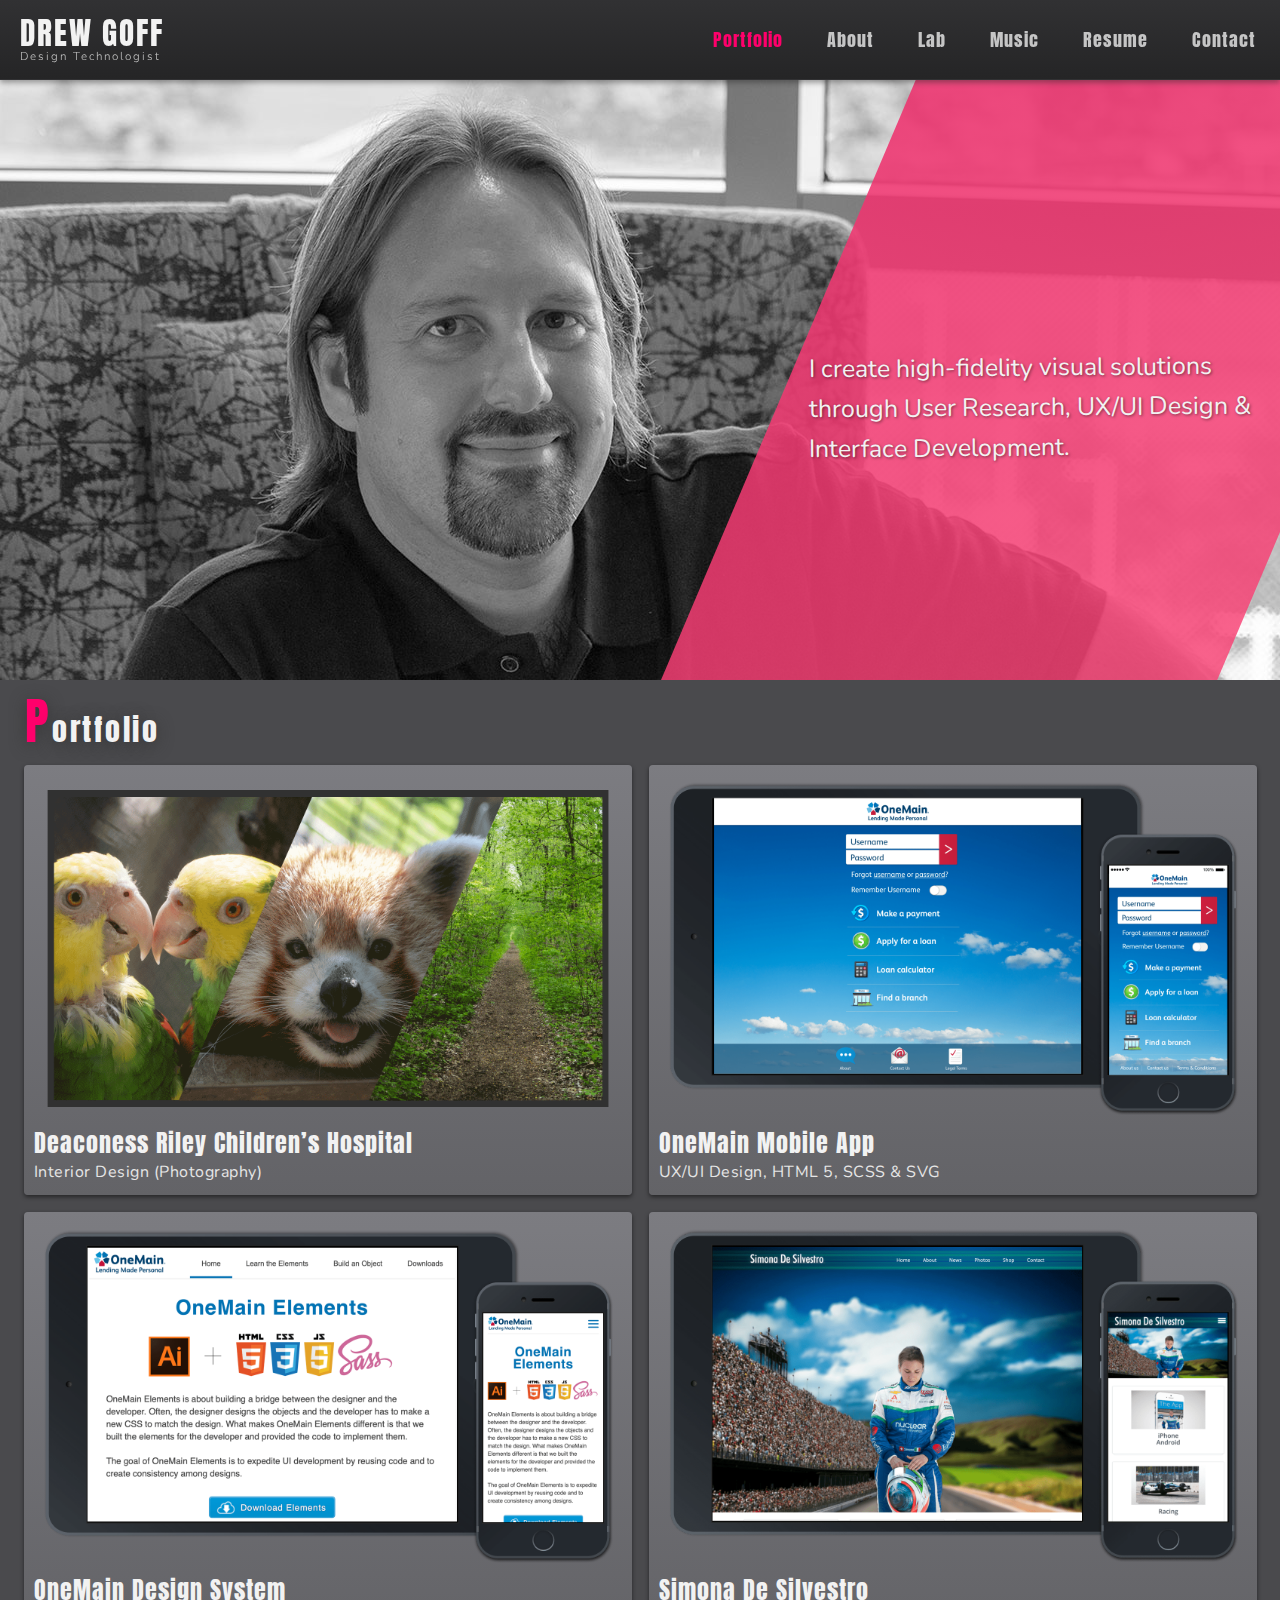
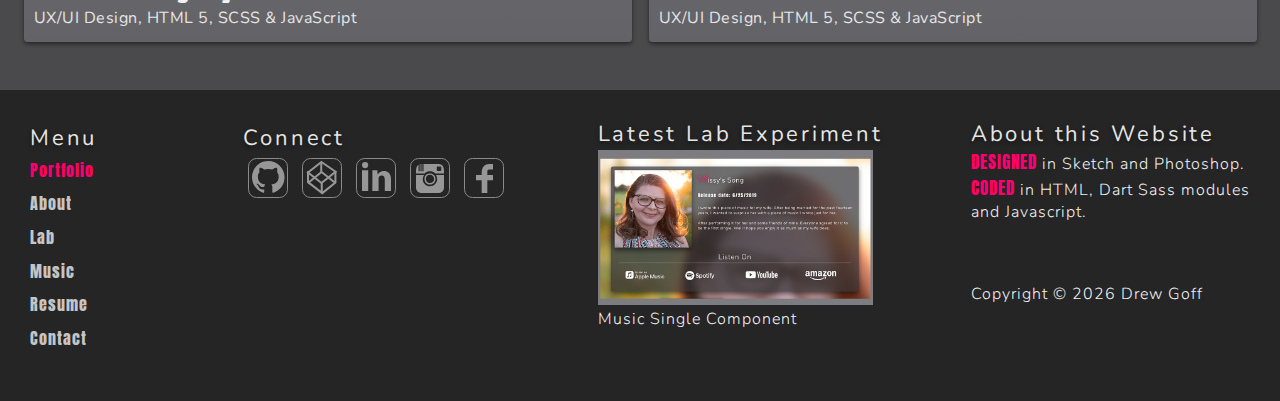
<file: index.html>
<!DOCTYPE html>
<html lang="en">
	<head>

	  <!-- Meta Tags
	  –––––––––––––––––––––––––––––––––––––––––––––––––– -->
	   <meta charset="UTF-8">
	   <meta http-equiv="X-UA-Compatible" content="IE=edge">
	   <meta name="viewport" content="width=device-width, initial-scale=1, maximum-scale=1">
	   <meta name="description" content="The introduction portfolio page of Design Technologist Drew Goff">
	   <meta name="keywords" content="Design Technologist, design technologist, Drew Goff, drew goff, Indianapolis, Westfield, Peoria, Virgina, Washington DC">
	   <meta name="author" content="Drew Goff">

	   <title>Drew Goff Portfolio</title>

	  <!-- Global site tag (gtag.js) - Google Analytics
	  –––––––––––––––––––––––––––––––––––––––––––––––––– -->
	    <script async src="https://www.googletagmanager.com/gtag/js?id=UA-132143241-1"></script>
		<script>
		  window.dataLayer = window.dataLayer || [];
		  function gtag(){dataLayer.push(arguments);}
		  gtag('js', new Date());
		
		  gtag('config', 'UA-132143241-1');
		</script>

	  <!-- SMACSS & OOCSS Style sheet
	  –––––––––––––––––––––––––––––––––––––––––––––––––– -->
	   <link rel="stylesheet" href="css/dg__module-styles.css">	
	   	   	   
	</head>

	<body class="preload-transitions">
	 	 
	 <header>     
	  <section>
	      
	   <nav class="desktop-nav-container">
	 
	    <!--==============================
	       Logo for desktop and mobile 
	    ===============================--> 
	    <div aria-label="Where the logo and title is" class="desktop-nav-item">
	     <a href="index.html">
	      <div id="logo">
		   <div id="name">DREW GOFF</div> 
		   <div id="title">Design Technologist</div>
	      </div> 
	     </a>
	    </div>
	  
     	<!--==============================
	         Desktop navigation menu 
	    ===============================-->
	    <div aria-label="Desktop navigation menu" class="desktop-nav-item">
	     <nav class="desktop-nav">
		  <ul> 
		   <li><a class="top-nav active-link" href="index.html">Portfolio</a></li>
		   <li><a class="top-nav" href="about.html">About</a></li>
		   <li><a class="top-nav" href="lab.html">Lab</a></li>	
		   <li><a class="top-nav" href="music.html">Music</a></li>	
		   <li><a class="top-nav" href="resume.html">Resume</a></li>
		   <li><a class="top-nav" href="contact.html">Contact</a></li>
		  </ul>
	     </nav>
	    </div>
  
     	<!--==============================
	      Mobile navigation menu toggle
	    ===============================-->
	    <div aria-label="Mobile navigation menu toggle" class="mobile-nav">
		 <div id="toggle">
		  <div class="bar1"></div>
		  <div class="bar2"></div>
		  <div class="bar3"></div>
		  <div class="ham-title">Menu</div>
		 </div>
	    </div>
	   
	   </nav>

	  </section>
	 </header>
   	
      <!--==============================
	    Mobile navigation menu tiles
	  ===============================-->
	  <nav aria-label="mobile navigation menu titles" class="hiddenMenu" id="dropDownMenu">   	   
	   <div class="mobile-flex-container">

		<a class="mobile-flex-item" href="index.html">	 
		 <img src="images/icons/portfolio-icon.svg" class="img-responsive-centered" alt="suitcase" width="85" height="70">
		 <p class="active-link">Portfolio</p>
		</a>
	
		<a class="mobile-flex-item" href="about.html">	
		 <img src="images/icons/about-icon.svg" class="img-responsive-centered" alt="about-icon" width="85" height="70">
		 <p class="white-link">About</p>
		</a>

		<a class="mobile-flex-item" href="lab.html">			 
		 <img src="images/icons/lab-icon.svg" class="img-responsive-centered" alt="lab" width="85" height="70">		
		 <p class="white-link">Lab</p>
		</a>

		<a class="mobile-flex-item" href="music.html">			 
		 <img src="images/icons/music-logo.svg" class="img-responsive-centered" alt="music" width="85" height="70">		
		 <p class="white-link">Music</p>
		</a>
		
		<a class="mobile-flex-item" href="resume.html">	 
		 <img src="images/icons/resume-icon.svg" class="img-responsive-centered"  alt="resume-icon" width="85" height="70">		 
		 <p class="white-link">Resume</p>
		</a>		

		<a class="mobile-flex-item" href="contact.html">	 
		 <img src="images/icons/contact-icon.svg" class="img-responsive-centered" alt="contact-icon" width="85" height="70">
		 <p class="white-link">Contact</p>
		</a>	
	
	   </div>
	  </nav>
	 
	
	
	 <main aria-label="When the content begins">

 
     <!-- Introduction overlay 
     –––––––––––––––––––––––––––––––––––––––––––––––––– -->   
     <div class="left-overlay"> 
	  <div class="left-overlay-img-1">
     </div><!--r-overlay-img-1-->
    
     <div class="left-overlay-content-1">
	  
	  <div class="left-overlay-content-2">
	   I create high-fidelity visual solutions through User Research, UX/UI Design & Interface Development.
	  </div>
	  
      </div><!--left-overlay-content-1-->
     </div><!--left-overlay-->

	 	 	   
	  <section>
	  	
	   <h1 class="pad-left-10">Portfolio</h1>
	  	
	    <div class="portfolio-wrapper">

	      <a href="deaconess-hospital.html">
		   <div class="portfolio-item"> 
		    <div class="portfolio-card">		
			  <img src="images/deaconess-hospital/hospital-opening.png" class="img-responsive-centered" alt="hospital-opening" width="1560" height="920" >
			  <h2>Deaconess Riley Children’s Hospital</h2>
			  <p>Interior Design (Photography)</p>	
		    </div>
		   </div>
	      </a>
		  		  
	      <a href="onemain-mobile.html">
		   <div class="portfolio-item"> 
		    <div class="portfolio-card">		
			  <img src="images/onemain-mobile/mobile-portfolio-preview.png" class="img-responsive-centered" alt="mobile-portfolio-preview" width="1560" height="920">
			  <h2>OneMain Mobile App</h2>
			  <p>UX/UI Design, HTML 5, SCSS & SVG</p>	
		    </div>
		   </div>
	      </a>

		  <a href="onemain-elements.html">
		   <div class="portfolio-item"> 
		    <div class="portfolio-card">
			 <img src="images/onemain-elements/elements-portfolio-preview.png" class="img-responsive-centered" alt="elements-portfolio-preview" width="1560" height="920">
			  <h2>OneMain Design System</h2>
			  <p>UX/UI Design, HTML 5, SCSS & JavaScript</p>
		    </div>
		   </div>
		  </a>
		  
		  <a href="simona-de-silvestro.html">
		   <div class="portfolio-item"> 
		    <div class="portfolio-card">
			  <img src="images/simona-de-silvestro/simona-portfolio-preview.png" class="img-responsive-centered" alt="simona-portfolio-preview" width="1560" height="920">
			  <h2>Simona De Silvestro</h2>
			  <p>UX/UI Design, HTML 5, SCSS & JavaScript</p>
		    </div>
		   </div>
		  </a>
		  	   	 		  		  
		</div><!--portfolio wrapper-->	   
	       
	  </section>
	  
	 </main>
	  
	 <footer>
	  <section>
		
	   <div class="flexFooter-container">
	    
	    
	    <div class="flexFooter-item">
		 <div class="footer-title">Menu</div>
		  <ul>
		   <li><a class="footer-menu-active" href="index.html">Portfolio</a></li>
		   <li><a class="footer-menu" href="about.html">About</a></li>
		   <li><a class="footer-menu" href="lab.html">Lab</a></li>
		   <li><a class="footer-menu" href="music.html">Music</a></li>
		   <li><a class="footer-menu" href="resume.html">Resume</a></li>
		   <li><a class="footer-menu" href="contact.html">Contact</li>
		  </ul>
	    </div>


	    <div class="flexFooter-item">
		 <div class="footer-title">Connect</div>	 
		  <a href="https://github.com/drewgoff"><img src="images/social-media/github.svg" class="social-icon" alt="github" width="40" height="40"></a> 
		  <a href="https://codepen.io/drew_goff/#"><img src="images/social-media/codepen.svg" class="social-icon" alt="codepen" width="40" height="40"></a>
		  <a href="https://www.linkedin.com/in/drew-goff-916779b/"><img src="images/social-media/linkedin.svg" class="social-icon" alt="linkedin" width="40" height="40"></a>
		  <a href="https://www.instagram.com/drew.goff.81/"><img src="images/social-media/instagram.svg" class="social-icon" alt="instagram" width="40" height="40"></a>
		  <a href="https://www.facebook.com/drew.goff.33"><img src="images/social-media/facebook.svg" class="social-icon" alt="facebook" width="40" height="40"></a>
	    </div> 	    
	    
	    
	    <div class="flexFooter-item">
		 <div class="footer-title">Latest Lab Experiment</div>
		 <div class="latest-lab">
		  <a href="lab.html">
		   <img src="images/lab/music-single-component.png" alt="Music Single Component" width="876" height="496" >
		  </a>
		 </div>
		 <p>Music Single Component</p>
	    </div>
	
	
	    <div class="flexFooter-item">
		 <div class="footer-title">About this Website</div>
		  <p> <strong>DESIGNED</strong> in Sketch and Photoshop.</p>
		  <br>
		  <p> <strong>CODED</strong> in HTML, Dart Sass modules<br>and Javascript.</p>
		  <br>
		  <br>
		  <br>
		  <p>Copyright &copy; <script>document.write(new Date().getFullYear())</script> Drew Goff</p>
	    </div>     
	   
	    
	   </div><!--flexFooter-container-->
		
	  </section>
	 </footer>

	  <!-- JavaScript
	  –––––––––––––––––––––––––––––––––––––––––––––––––– -->
	  <script src="js/dg-action.js"></script>
	   	 
	</body>
</html>
</file>
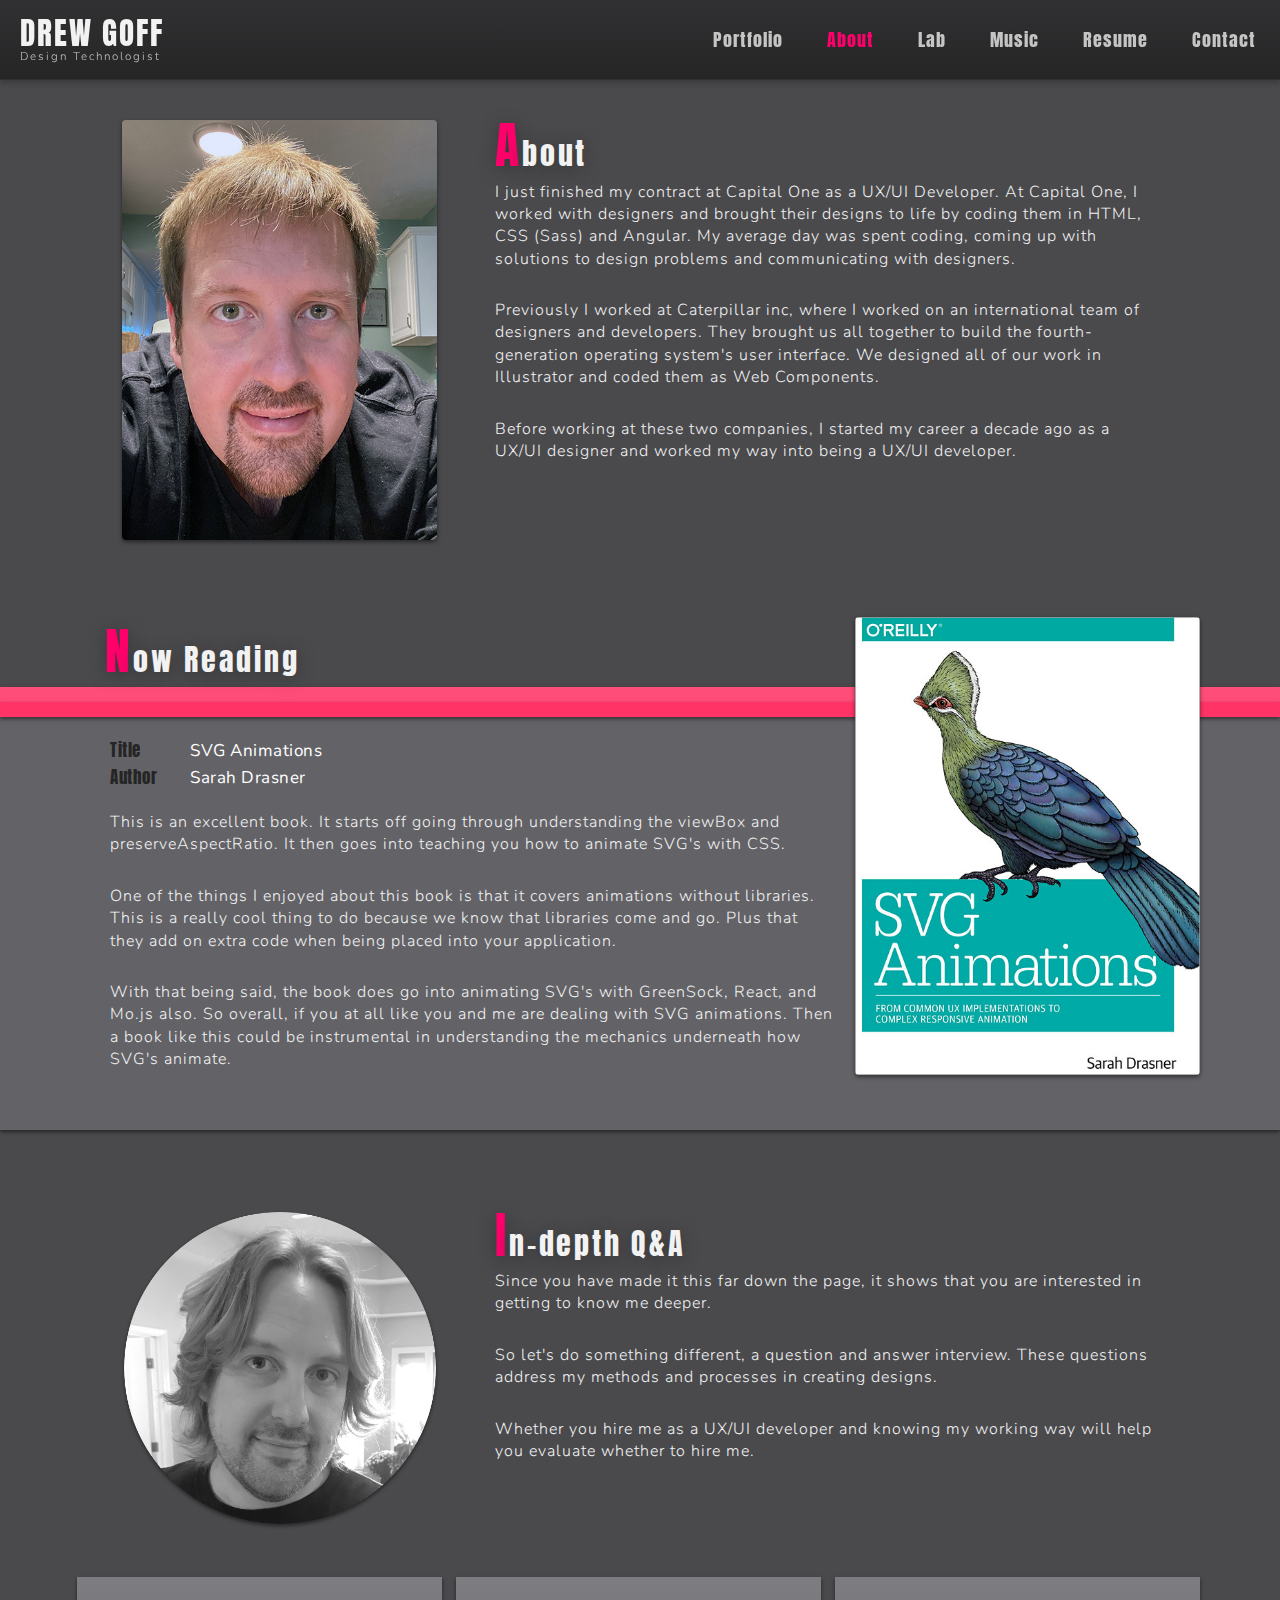
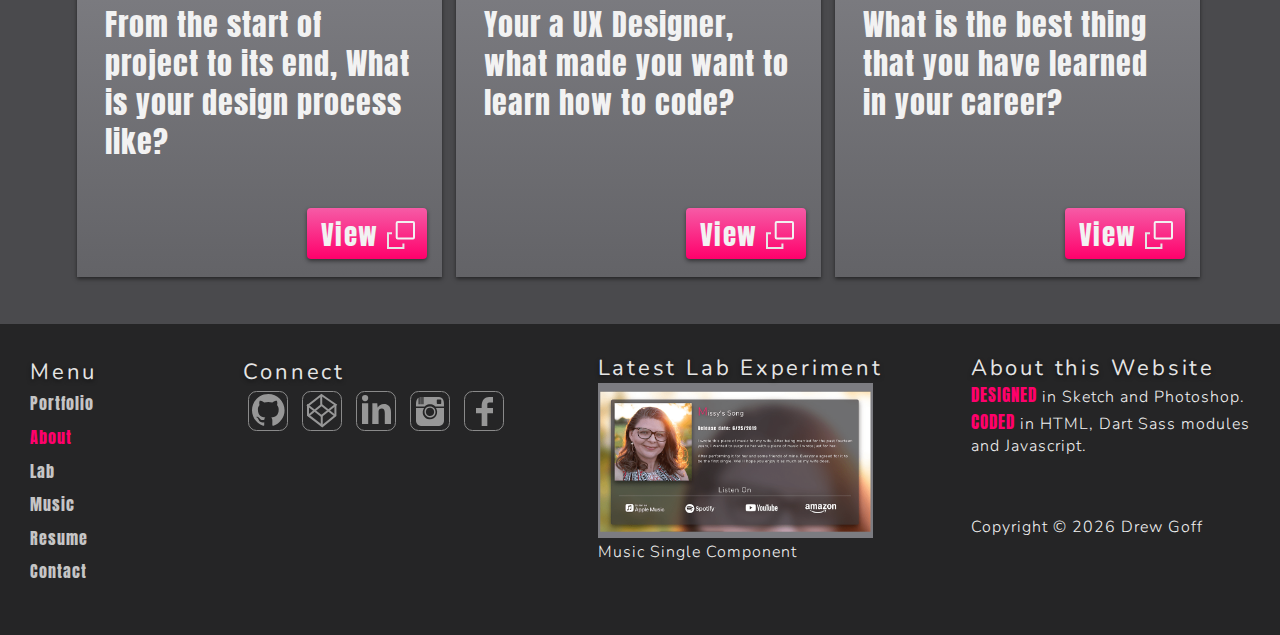
<file: about.html>
<!DOCTYPE html>
<html lang="en">
	<head>

	  <!-- Meta Tags
	  –––––––––––––––––––––––––––––––––––––––––––––––––– -->
	   <meta charset="UTF-8">
	   <meta http-equiv="X-UA-Compatible" content="IE=edge">
	   <meta name="viewport" content="width=device-width, initial-scale=1, maximum-scale=1">
	   <meta name="description" content="The about page of Design Technologist Drew Goff">
	   <meta name="keywords" content="Design Technologist, design technologist, Drew Goff, drew goff, Indianapolis, Westfield, Peoria, Virgina, Washington DC">
	   <meta name="author" content="Drew Goff">

	   <title>Drew Goff About</title>

	  <!-- Global site tag (gtag.js) - Google Analytics
	  –––––––––––––––––––––––––––––––––––––––––––––––––– -->
	   <script async src="https://www.googletagmanager.com/gtag/js?id=UA-132143241-1"></script>
	   <script>
		  window.dataLayer = window.dataLayer || [];
		  function gtag(){dataLayer.push(arguments);}
		  gtag('js', new Date());
		
		  gtag('config', 'UA-132143241-1');
	   </script>

	  <!-- SMACSS & OOCSS Style sheet
	  –––––––––––––––––––––––––––––––––––––––––––––––––– -->
	   <link rel="stylesheet" href="css/dg__module-styles.css">
	   	         	   	   
	</head>

	<body class="preload-transitions">
	 	 
	 <header>     
	  <section>
	      
	   <nav class="desktop-nav-container">
	 
	    <!--==============================
	       Logo for desktop and mobile 
	    ===============================--> 
	    <div aria-label="Where the logo and title is" class="desktop-nav-item">
	     <a href="index.html">
	      <div id="logo">
		   <div id="name">DREW GOFF</div> 
		   <div id="title">Design Technologist</div>
	      </div> 
	     </a>
	    </div>
	  
     	<!--==============================
	         Desktop navigation menu 
	    ===============================-->
	    <div aria-label="Desktop navigation menu" class="desktop-nav-item">
	     <nav class="desktop-nav">
		  <ul> 
		   <li><a class="top-nav" href="index.html">Portfolio</a></li>
		   <li><a class="top-nav active-link" href="about.html">About</a></li>
		   <li><a class="top-nav" href="lab.html">Lab</a></li>	
		   <li><a class="top-nav" href="music.html">Music</a></li>	
		   <li><a class="top-nav" href="resume.html">Resume</a></li>
		   <li><a class="top-nav" href="contact.html">Contact</a></li>
		  </ul>
	     </nav>
	    </div>
  
     	<!--==============================
	      Mobile navigation menu toggle
	    ===============================-->
	    <div aria-label="Mobile navigation menu toggle" class="mobile-nav">
		 <div id="toggle">
		  <div class="bar1"></div>
		  <div class="bar2"></div>
		  <div class="bar3"></div>
		  <div class="ham-title">Menu</div>
		 </div>
	    </div>
	   
	   </nav>

	  </section>
	 </header>
   	
      <!--==============================
	    Mobile navigation menu tiles
	  ===============================-->
	  <nav aria-label="mobile navigation menu titles" class="hiddenMenu" id="dropDownMenu" >   	   
	   <div class="mobile-flex-container">

		<a class="mobile-flex-item" href="index.html">	 
		 <img src="images/icons/portfolio-icon.svg" class="img-responsive-centered" alt="suitcase" width="85" height="70">
		 <p class="active-link">Portfolio</p>
		</a>
	
		<a class="mobile-flex-item" href="about.html">	
		 <img src="images/icons/about-icon.svg" class="img-responsive-centered" alt="about-icon" width="85" height="70">
		 <p class="white-link">About</p>
		</a>

		<a class="mobile-flex-item" href="lab.html">			 
		 <img src="images/icons/lab-icon.svg" class="img-responsive-centered" alt="lab" width="85" height="70">		
		 <p class="white-link">Lab</p>
		</a>

		<a class="mobile-flex-item" href="music.html">			 
		 <img src="images/icons/music-logo.svg" class="img-responsive-centered" alt="music" width="85" height="70">		
		 <p class="white-link">Music</p>
		</a>
		
		<a class="mobile-flex-item" href="resume.html">	 
		 <img src="images/icons/resume-icon.svg" class="img-responsive-centered"  alt="resume-icon" width="85" height="70">		 
		 <p class="white-link">Resume</p>
		</a>		

		<a class="mobile-flex-item" href="contact.html">	 
		 <img src="images/icons/contact-icon.svg" class="img-responsive-centered" alt="contact-icon" width="85" height="70">
		 <p class="white-link">Contact</p>
		</a>	
	
	   </div>
	  </nav>
	 
	
	
	 <main aria-label="When the content begins">	
	  

	  	  <!-- About Section
		  –––––––––––––––––––––––––––––––––––––––––––––––––– -->
		  <section>
		  
		   <article class="no-underline">
			   
		    <div class="title-area">
			 <img src="images/headshots/about-photo.jpg" class="img-responsive-centered shadow border" alt="about-polariod" width="315" height="420" >
		    </div>
		    
		    <div class="content-area pad-left">
			 <h1>About</h1> 
			 
			 <p>
			  I just finished my contract at Capital One as a UX/UI Developer. At Capital One, I worked with designers and brought their designs to life by coding them in HTML, CSS (Sass) and Angular. My average day was spent coding, coming up with solutions to design problems and communicating with designers.
			 </p>
			 
			 <br><br>
			 
			 <p>
			  Previously I worked at Caterpillar inc, where I worked on an international team of designers and developers. They brought us all together to build the fourth-generation operating system's user interface. We designed all of our work in Illustrator and coded them as Web Components.
			 </p>
			 
			 <br><br>
			 
			 <p>
			  Before working at these two companies, I started my career a decade ago as a UX/UI designer and worked my way into being a UX/UI developer.
			 </p>
			 
			 <br><br>
			 			   
		    </div>
		    
		   </article>
		 
		  </section>

 
	  	  <!-- Emerge Section
		  –––––––––––––––––––––––––––––––––––––––––––––––––– -->
		  <div class="emerge__component">
		   
		   <div class="emerge__title">
			<h1>Now Reading</h1>
		   </div><!--title-->
		   
		   <div class="emerge__extrude">
		    <div class="emerge__pink-top"></div> 
		    <div class="emerge__pink-bottom"></div>
		    
		     <div class="emerge__content-container">
			 
			 
			  <div class="box-33">
			   <div class="emerge__book-holder">
				<img src="images/books/svg-animations.jpg" class="img-responsive-centered shadow border" alt="SVG Animations" width="500" height="664" >
			   </div><!--book-holder-->
			  </div><!--box-33-->
			 
			 
		      <div class="box-66">
			   
			   <div class="emerge__book-info-box">
			    
			    <div class="emerge__book-titles">Title</div>
				<div class="emerge__book-info">SVG Animations</div>
			    <div class="emerge__book-titles">Author</div>
				<div class="emerge__book-info">Sarah Drasner</div>
			    
			   </div><!--emerge__title-area-->
			   
			   <p>
			    This is an excellent book. It starts off going through understanding the viewBox and preserveAspectRatio. It then goes into teaching you how to animate SVG's with CSS.
			   </p>
			   
			   <br><br>
			   
			   <p>
			    One of the things I enjoyed about this book is that it covers animations without libraries. This is a really cool thing to do because we know that libraries come and go. Plus that they add on extra code when being placed into your application.
			   </p>

			   <br><br>
			   
			   <p>
			    With that being said, the book does go into animating SVG's with GreenSock, React, and Mo.js also. So overall, if you at all like you and me are dealing with SVG animations. Then a book like this could be instrumental in understanding the mechanics underneath how SVG's animate.
			   </p>	
			   
			   <br><br>		   
		   
			  </div><!--box-66-->	 
			 
			 
		     </div><!--content-container-->
		    </div><!--emerge__extrude-->	 
		     
		  </div><!--emerge__component-->


	  	  <!-- About Section
		  –––––––––––––––––––––––––––––––––––––––––––––––––– -->
		  <section>
		  
		   <article class="no-underline">
			   
		    <div class="title-area">
			 <img src="images/headshots/circle-headshot.png" class="img-responsive-centered" alt="circle-headshot" width="320" height="320" >
		    </div>
		    
		    <div class="content-area pad-left">
			 <h1>In-depth Q&A</h1> 
		 
			 <p>
			  Since you have made it this far down the page, it shows that you are interested in getting to know me deeper.
			 </p>
			 
			 <br><br>
			 
			 <p>
			  So let's do something different, a question and answer interview. These questions address my methods and processes in creating designs.
			 </p>
			 
			 <br><br>
			 
			 <p>
			  Whether you hire me as a UX/UI developer and knowing my working way will help you evaluate whether to hire me. 
			 </p>	 
		    </div>
		    
		   </article>


		   <!--============================
					 Question Boxes
		   ===============================-->	
		   <div class="q-a__grid-container">
			 
			   
		    <div class="q-a__grid"> 
			 <div class="q-a__box">
		      
		      <div class="q-a__header">From the start of project to its end, What is your design process like?</div>
		      
		       <div class="q-a__footer">
			    
			    <div class="otherPages" data-modal="modalOne">
				 <button class="modal-btn">View</button>
				</div>
		      
		       </div>
		       
		      </div><!--q-a__box-->
		    </div><!--q-a-grid-->
	
	
			<div class="q-a__grid"> 
			 <div class="q-a__box">
				
			  <div class="q-a__header">Your a UX Designer, what made you want to learn how to code?</div>
	
			  <div class="q-a__footer">
			   
			   <div class="otherPages" data-modal="modalTwo">
			    <button class="modal-btn">View</button>
			   </div>
			      
			  </div>
				
			 </div><!--q-a__box-->
			</div><!--q-a-grid-->
	
	
		    <div class="q-a__grid"> 
			 <div class="q-a__box">
		      
		      <div class="q-a__header">What is the best thing that you have learned in your career?</div>
		      
		       <div class="q-a__footer">
			    <div class="otherPages" data-modal="modalThree">
			     <button class="modal-btn">View</button>
			    </div>
		       </div>
		       
		      </div><!--q-a__box-->
		    </div><!--q-a-grid-->
	
			  		    
		   </div><!--q-a__grid-container-->

					 		
		<!--============================
				  Modal Windows
		===============================-->		
		<div id="modalOne" class="modal">
		  <div class="pink-modal">	
			  
			<div class="pink-modal-header"> 			 
			 <div class="pink-modal-header-container">
				
				<div class="pink-modal-header-grid-66">
				 <div class="modal-header-question">From the start of project to it's end, What is your design process like?</div>
				</div>
				
				<div class="pink-modal-header-grid-33">
				 <div id="trapezoid">
			
				  <div class="close-button">  
				   <div class="exit-container">	  
					<img src="images/icons/close-button.svg" alt="close-button" width="40" height="40" >
					<div class="exit-title">Close</div>
				   </div><!--exit-container-->
				  </div><!--close-button-->
				
				 </div><!--trapezoid-->
				</div><!--grid-33-->
	
			 </div><!--pink-modal-header-container-->		     
			</div><!--pink-modal-header-->	
				
				
			<div class="pink-modal-body">
			 <div class="pink-modal-body-two">
			  <ol>
			   <li class="black-text">Hear the proposition or business idea - convert it to one sentence</li>
			   <li class="black-text"><span style="color:#ea2e6d"><b>User Research:</b></span> Competitors and spreadsheet analysis</li>
			   <li class="black-text"><span style="color:#ea2e6d"><b>User Research:</b></span> Find the gaps and discover a competitive advantage</li>
			   <li class="black-text"><span style="color:#ea2e6d"><b>User Research:</b></span> Make user personas and mood boards</li>
			   <li class="black-text"><span style="color:#ea2e6d"><b>User Research:</b></span> User Interviews</li>
			   <li class="black-text">Move forward or stop: evaluate whether this is a good idea or not</li>
			   <li class="black-text">Create the business / marketing strategy</li>
			   <li class="black-text">Website or Web Application architecture - sitemaps to Web application components</li>
			   <li class="black-text">Wireframe the interface design</li>
			   <li class="black-text">Follow or create a design system</li>
			   <li class="black-text">Design the interface in Sketch</li>
			   <li class="black-text">Code (HTML 5, CSS 3, JavaScript, SVG) or create (InVision Studio) an interactive prototype</li>
			   <li class="black-text">Share the prototype with shareholders for final feedback before handing off to the engineers</li>
			   <li class="black-text">Once given the approval, collaborate with the engineering team towards project completion</li>
			  </ol>
			 </div><!--body-two-->
			</div><!--body-one-->
					
		  </div><!--pink-modal-->
		</div><!--modalend-->




		<div id="modalTwo" class="modal">
		  <div class="pink-modal">	
			  
			<div class="pink-modal-header"> 			 
			 <div class="pink-modal-header-container">
				
				<div class="pink-modal-header-grid-66">
				 <div class="modal-header-question">Your a UX Designer, what made you want to learn how to code? </div>
				</div>
				
				<div class="pink-modal-header-grid-33">
					<div id="trapezoid">
			
					<div class="close-button">  
					<div class="exit-container">	  
					<img src="images/icons/close-button.svg" alt="close-button" width="40" height="40" ><div class="exit-title">Close</div>
					</div><!--exit-container-->
					</div><!--close-button-->
				
					</div><!--trapezoid-->
				</div><!--grid-33-->
	
			 </div><!--pink-modal-header-container-->		     
			</div><!--pink-modal-header-->	
				
				
			<div class="pink-modal-body">
			 <div class="pink-modal-body-two">
			  As a UX Designer, I would make these perfect 
			  designs that the share holders would love. I 
			  would then hand them over to the developers, 
			  who would then tell me that they could not 
			  code them the way I designed them. At the 
			  time, I realized I was working with a lot of 
			  Java developers who hated CSS. So I took it 
			  upon myself to complete the designs instead 
			  of just handing over the designs.
	
			  <br><br>
			  What a difference it has made in my career. 
			  I am no longer just a UX Designer, I am also 
			  a UX Developer.
			 </div><!--body-two-->
			</div><!--body-one-->
					
		  </div><!--pink-modal-->
		</div><!--modalend-->


		
		<div id="modalThree" class="modal">
		  <div class="pink-modal">	
			  
			<div class="pink-modal-header"> 			 
			 <div class="pink-modal-header-container">
				
				<div class="pink-modal-header-grid-66">
				 <div class="modal-header-question">What is the best thing that has happened in your career?</div>
				</div>
				
				<div class="pink-modal-header-grid-33">
					<div id="trapezoid">
			
					<div class="close-button">  
					<div class="exit-container">	  
					<img src="images/icons/close-button.svg" alt="close-button" width="40" height="40" ><div class="exit-title">Close</div>
					</div><!--exit-container-->
					</div><!--close-button-->
				
					</div><!--trapezoid-->
				</div><!--grid-33-->
	
			 </div><!--pink-modal-header-container-->		     
			</div><!--pink-modal-header-->	
				
				
			<div class="pink-modal-body">
			 <div class="pink-modal-body-two">
			  FAILING!  Failing in my career is the best thing that ever happened to me.  For so long I was winning at everything.  I designed (and coded) mobile apps that made a lot of
			  money, designed a children's hospital, designed a trade-show and even a large scale commercial.
			  
			  <br><br>
			  
			  I could do no wrong and then it came crashing down.  Failure grounds us, humbles us and if you have any sense of dignity after your failure... you learn from it and become
			  a better version of yourself.
			  			  
			 </div><!--body-two-->
			</div><!--body-one-->
					
		  </div><!--pink-modal-->
		</div>
	   		 
	  </section>

	 </main>

	
	 <footer>
	  <section>
		
	   <div class="flexFooter-container">
	    
	    <div class="flexFooter-item">
		 <div class="footer-title">Menu</div>
		  <ul>
		   <li><a class="footer-menu" href="index.html">Portfolio</a></li>
		   <li><a class="footer-menu-active" href="about.html">About</a></li>
		   <li><a class="footer-menu" href="lab.html">Lab</a></li>
		   <li><a class="footer-menu" href="music.html">Music</a></li>
		   <li><a class="footer-menu" href="resume.html">Resume</a></li>
		   <li><a class="footer-menu" href="contact.html">Contact</li>
		  </ul>
	    </div>

	    <div class="flexFooter-item">
		 <div class="footer-title">Connect</div>	
		  <a href="https://github.com/drewgoff"><img src="images/social-media/github.svg" class="social-icon" alt="github" width="40" height="40"></a> 
		  <a href="https://codepen.io/drew_goff/#"><img src="images/social-media/codepen.svg" class="social-icon" alt="codepen" width="40" height="40"></a>
		  <a href="https://www.linkedin.com/in/drew-goff-916779b/"><img src="images/social-media/linkedin.svg" class="social-icon" alt="linkedin" width="40" height="40"></a>
		  <a href="https://www.instagram.com/drew.goff.81/"><img src="images/social-media/instagram.svg" class="social-icon" alt="instagram" width="40" height="40"></a>
		  <a href="https://www.facebook.com/drew.goff.33"><img src="images/social-media/facebook.svg" class="social-icon" alt="facebook" width="40" height="40"></a>
	    </div> 	    
	    
	    <div class="flexFooter-item">
		 <div class="footer-title">Latest Lab Experiment</div>
		 <div class="latest-lab">
		  <a href="lab.html">
		   <img src="images/lab/music-single-component.png" alt="Music Single Component" width="876" height="496" >
		  </a>
		 </div>
		 <p>Music Single Component</p>
	    </div>
	
	    <div class="flexFooter-item">
		 <div class="footer-title">About this Website</div>
		  <p> <strong>DESIGNED</strong> in Sketch and Photoshop.</p>
		  <br>
		  <p> <strong>CODED</strong> in HTML, Dart Sass modules<br>and Javascript.</p>
		  <br>
		  <br>
		  <br>
		  <p>Copyright &copy; <script>document.write(new Date().getFullYear())</script> Drew Goff</p>
	     </div>      
	   
	   </div><!--flexFooter-container-->
		
	  </section>
	 </footer>

	 <!-- JavaScript
	 –––––––––––––––––––––––––––––––––––––––––––––––––– -->
	 <script src="js/dg-action.js"></script>

	</body>
</html>
</file>
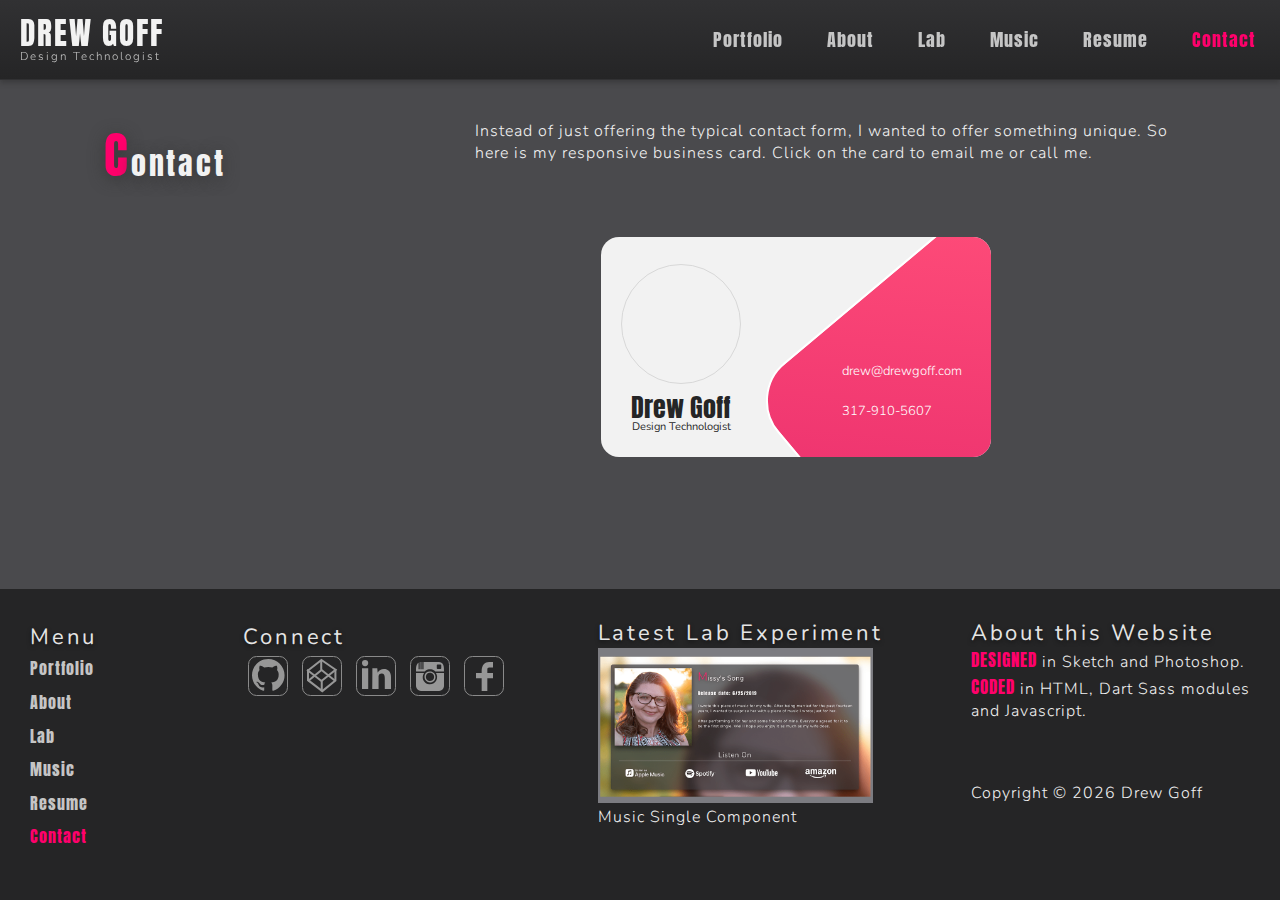
<file: contact.html>
<!DOCTYPE html>
<html lang="en">
	<head>

	  <!-- Meta Tags
	  –––––––––––––––––––––––––––––––––––––––––––––––––– -->
	   <meta charset="UTF-8">
	   <meta http-equiv="X-UA-Compatible" content="IE=edge">
	   <meta name="viewport" content="width=device-width, initial-scale=1, maximum-scale=1">
	   <meta name="description" content="The contact page of Design Technologist Drew Goff">
	   <meta name="keywords" content="Design Technologist, design technologist, Drew Goff, drew goff, Indianapolis, Westfield, Peoria, Virgina, Washington DC">
	   <meta name="author" content="Drew Goff">

	   <title>Drew Goff Contact</title>

	  <!-- Global site tag (gtag.js) - Google Analytics
	  –––––––––––––––––––––––––––––––––––––––––––––––––– -->
	    <script async src="https://www.googletagmanager.com/gtag/js?id=UA-132143241-1"></script>
		<script>
		  window.dataLayer = window.dataLayer || [];
		  function gtag(){dataLayer.push(arguments);}
		  gtag('js', new Date());
		
		  gtag('config', 'UA-132143241-1');
		</script>

	  <!-- SMACSS & OOCSS Style sheet
	  –––––––––––––––––––––––––––––––––––––––––––––––––– -->
	  <link rel="stylesheet" href="css/dg__module-styles.css">			         
	   	   	   
	</head>

	<body class="preload-transitions">
	 	 
	 <header>     
	  <section>
	      
	   <nav class="desktop-nav-container">
	 
	    <!--==============================
	       Logo for desktop and mobile 
	    ===============================--> 
	    <div aria-label="Where the logo and title is" class="desktop-nav-item">
	     <a href="index.html">
	      <div id="logo">
		   <div id="name">DREW GOFF</div> 
		   <div id="title">Design Technologist</div>
	      </div> 
	     </a>
	    </div>
	  
     	<!--==============================
	         Desktop navigation menu 
	    ===============================-->
	    <div aria-label="Desktop navigation menu" class="desktop-nav-item">
	     <nav class="desktop-nav">
		  <ul> 
		   <li><a class="top-nav" href="index.html">Portfolio</a></li>
		   <li><a class="top-nav" href="about.html">About</a></li>
		   <li><a class="top-nav" href="lab.html">Lab</a></li>	
		   <li><a class="top-nav" href="music.html">Music</a></li>	
		   <li><a class="top-nav" href="resume.html">Resume</a></li>
		   <li><a class="top-nav active-link" href="contact.html">Contact</a></li>
		  </ul>
	     </nav>
	    </div>
  
     	<!--==============================
	      Mobile navigation menu toggle
	    ===============================-->
	    <div aria-label="Mobile navigation menu toggle" class="mobile-nav">
		 <div id="toggle">
		  <div class="bar1"></div>
		  <div class="bar2"></div>
		  <div class="bar3"></div>
		  <div class="ham-title">Menu</div>
		 </div>
	    </div>
	   
	   </nav>

	  </section>
	 </header>
   	
      <!--==============================
	    Mobile navigation menu tiles
	  ===============================-->
	  <nav aria-label="mobile navigation menu titles" class="hiddenMenu" id="dropDownMenu" >   	   
	   <div class="mobile-flex-container">

		<a class="mobile-flex-item" href="index.html">	 
		 <img src="images/icons/portfolio-icon.svg" class="img-responsive-centered" alt="suitcase" width="85" height="70">
		 <p class="active-link">Portfolio</p>
		</a>
	
		<a class="mobile-flex-item" href="about.html">	
		 <img src="images/icons/about-icon.svg" class="img-responsive-centered" alt="about-icon" width="85" height="70">
		 <p class="white-link">About</p>
		</a>

		<a class="mobile-flex-item" href="lab.html">			 
		 <img src="images/icons/lab-icon.svg" class="img-responsive-centered" alt="lab" width="85" height="70">		
		 <p class="white-link">Lab</p>
		</a>

		<a class="mobile-flex-item" href="music.html">			 
		 <img src="images/icons/music-logo.svg" class="img-responsive-centered" alt="music" width="85" height="70">		
		 <p class="white-link">Music</p>
		</a>
		
		<a class="mobile-flex-item" href="resume.html">	 
		 <img src="images/icons/resume-icon.svg" class="img-responsive-centered"  alt="resume-icon" width="85" height="70">		 
		 <p class="white-link">Resume</p>
		</a>		

		<a class="mobile-flex-item" href="contact.html">	 
		 <img src="images/icons/contact-icon.svg" class="img-responsive-centered" alt="contact-icon" width="85" height="70">
		 <p class="white-link">Contact</p>
		</a>	
	
	   </div>
	  </nav>
	 
	
	
	 <main aria-label="When the content begins">
 
	 	 	   
	  <section>
	  	
	   <article class="no-underline">
  	    
  	    <div class="title-area">
	  	 <h1>Contact</h1>		
  	    </div><!--title-area-->
	    
		<div class="content-area">
		 
		  <p>
		   Instead of just offering the typical contact form, I wanted to offer something unique.  
		   So here is my responsive business card.  Click on the card to email me or call me.	 
		  </p>	
			
		  <div class="center-container">
			   <div class="inner-card-container">
				 <div class="bizzy-card-container">
		 
				   <div class="biz-card-a">
					 <div class="biz-headshot biz-pic-drew">
					   <div class="biz-words-container">
						 <div class="biz-name">Drew Goff</div>
						 <div class="biz-title">Design Technologist</div>
					   </div>
					 </div>
				   </div>
		 
				   <div class="biz-card-b">
					 <div class="biz-shape">
					   <div class="biz-contact-box">
		 
						 <div class="biz-email">
						   <a class="bizzy-card-link" href="mailto:drew@drewgoff.com">drew@drewgoff.com</a>
						 </div>
		 
						 <div class="biz-cell">
						   <a class="bizzy-card-link" href="tel:317-910-5607">317-910-5607</a>
						 </div>
		 
					   </div>
					   <!--biz-contact-box-->
					 </div>
					 <!--biz-shape-->
				   </div>
		 
				 </div>
				 <!--bizzy-card-container-->
			   </div>
			   <!--inner-card-container-->
		   </div> 			
		 
		 </div>


	   </article>  	
		  
	  	       
	  </section>
	  
	 </main>

	  
	 <footer>
	  <section>
		
	   <div class="flexFooter-container">
	    
	    
	    <div class="flexFooter-item">
		 <div class="footer-title">Menu</div>
		  <ul>
		   <li><a class="footer-menu" href="index.html">Portfolio</a></li>
		   <li><a class="footer-menu" href="about.html">About</a></li>
		   <li><a class="footer-menu" href="lab.html">Lab</a></li>
		   <li><a class="footer-menu" href="music.html">Music</a></li>
		   <li><a class="footer-menu" href="resume.html">Resume</a></li>
		   <li><a class="footer-menu-active" href="contact.html">Contact</li>
		  </ul>
	    </div>


	    <div class="flexFooter-item">
		 <div class="footer-title">Connect</div>	 
		  <a href="https://github.com/drewgoff"><img src="images/social-media/github.svg" class="social-icon" alt="github" width="40" height="40"></a> 
		  <a href="https://codepen.io/drew_goff/#"><img src="images/social-media/codepen.svg" class="social-icon" alt="codepen" width="40" height="40"></a>
		  <a href="https://www.linkedin.com/in/drew-goff-916779b/"><img src="images/social-media/linkedin.svg" class="social-icon" alt="linkedin" width="40" height="40"></a>
		  <a href="https://www.instagram.com/drew.goff.81/"><img src="images/social-media/instagram.svg" class="social-icon" alt="instagram" width="40" height="40"></a>
		  <a href="https://www.facebook.com/drew.goff.33"><img src="images/social-media/facebook.svg" class="social-icon" alt="facebook" width="40" height="40"></a>
	    </div> 	    
	    
	    
	    <div class="flexFooter-item">
		 <div class="footer-title">Latest Lab Experiment</div>
		 <div class="latest-lab">
		  <a href="lab.html">
		   <img src="images/lab/music-single-component.png" alt="Music Single Component" width="876" height="496" >
		  </a>
		 </div>
		 <p>Music Single Component</p>
	    </div>
	    
	
	    <div class="flexFooter-item">
		 <div class="footer-title">About this Website</div>
		  <p> <strong>DESIGNED</strong> in Sketch and Photoshop.</p>
		  <br>
		  <p> <strong>CODED</strong> in HTML, Dart Sass modules<br>and Javascript.</p>
		  <br>
		  <br>
		  <br>
		  <p>Copyright &copy; <script>document.write(new Date().getFullYear())</script> Drew Goff</p>
	     </div>    
	   
	    
	   </div><!--flexFooter-container-->
		
	  </section>
	 </footer>


	 <!-- JavaScript
	 –––––––––––––––––––––––––––––––––––––––––––––––––– -->
	 <script src="js/dg-action.js"></script>
	  
	   	 
	</body>
</html>
</file>
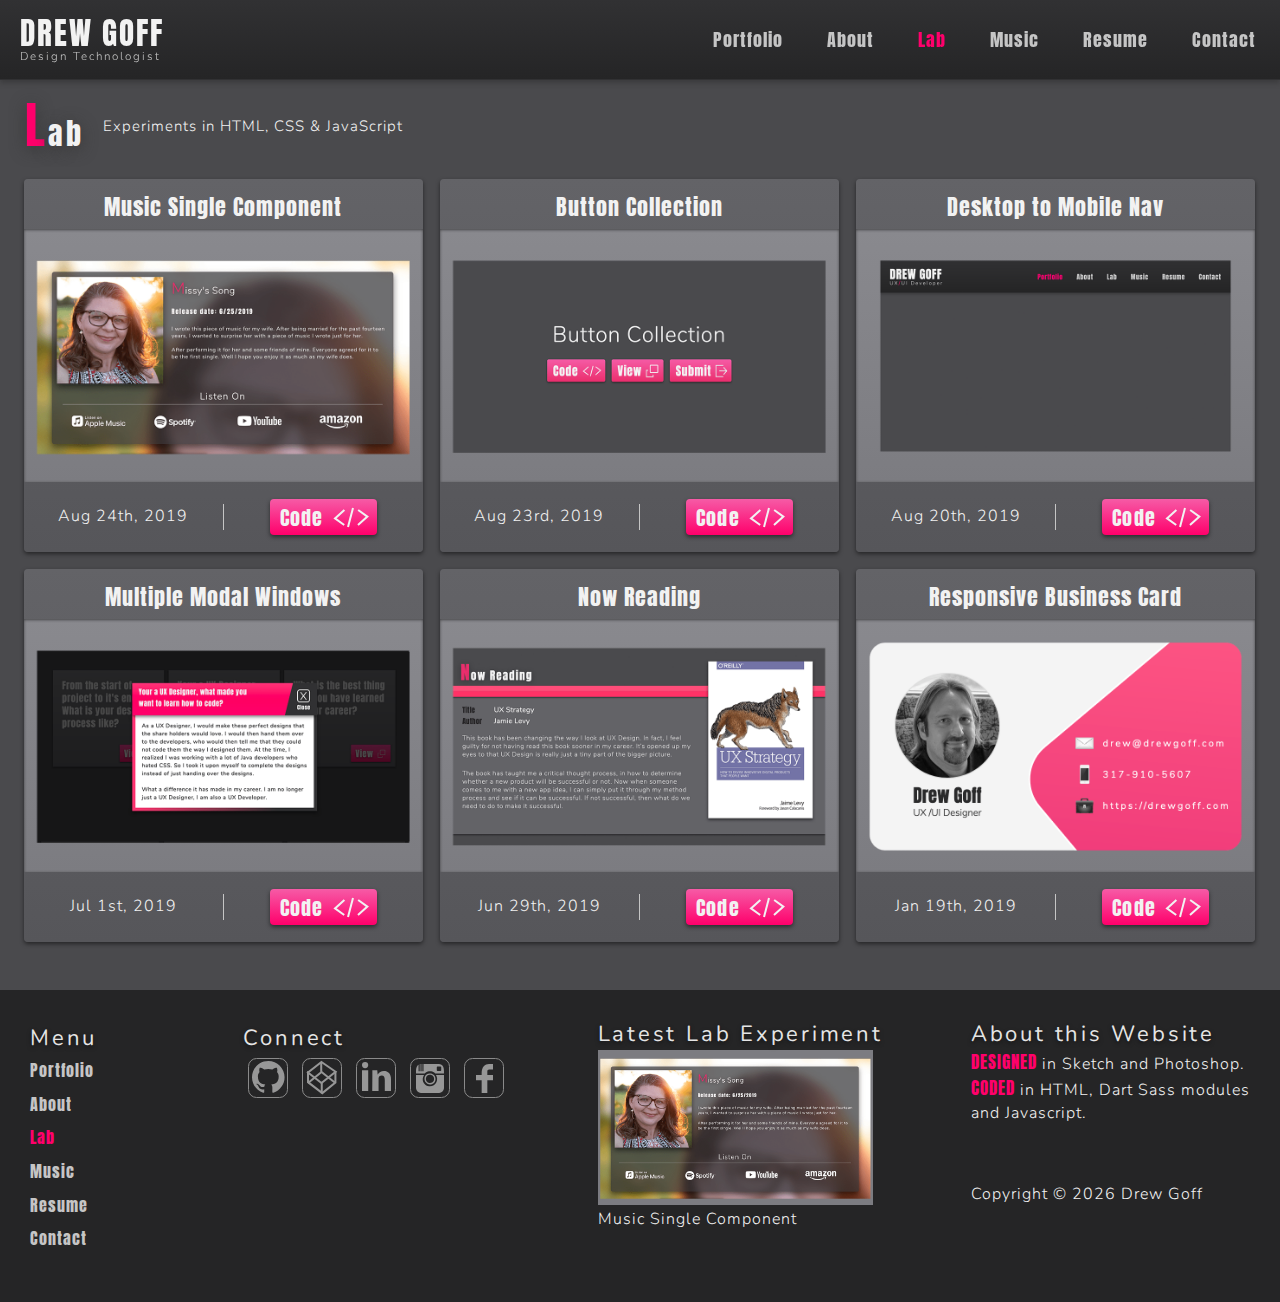
<file: lab.html>
<!DOCTYPE html>
<html lang="en">
	<head>

	  <!-- Meta Tags
	  –––––––––––––––––––––––––––––––––––––––––––––––––– -->
	   <meta charset="UTF-8">
	   <meta http-equiv="X-UA-Compatible" content="IE=edge">
	   <meta name="viewport" content="width=device-width, initial-scale=1, maximum-scale=1">
	   <meta name="description" content="The Lab: Experiments in HTML, CSS & JavaScript">
	   <meta name="keywords" content="Design Technologist, design technologist, Drew Goff, drew goff, Indianapolis, Westfield, Peoria, Virgina, Washington DC">
	   <meta name="author" content="Drew Goff">

	   <title>Drew Goff Lab</title>

	  <!-- Global site tag (gtag.js) - Google Analytics
	  –––––––––––––––––––––––––––––––––––––––––––––––––– -->
	    <script async src="https://www.googletagmanager.com/gtag/js?id=UA-132143241-1"></script>
		<script>
		  window.dataLayer = window.dataLayer || [];
		  function gtag(){dataLayer.push(arguments);}
		  gtag('js', new Date());
		
		  gtag('config', 'UA-132143241-1');
		</script>

	  <!-- SMACSS & OOCSS Style sheet
	  –––––––––––––––––––––––––––––––––––––––––––––––––– -->
	  <link rel="stylesheet" href="css/dg__module-styles.css">			         
	   	   	   
	</head>

	<body class="preload-transitions">
	 	 
	 <header>     
	  <section>
	      
	   <nav class="desktop-nav-container">
	 
	    <!--==============================
	       Logo for desktop and mobile 
	    ===============================--> 
	    <div aria-label="Where the logo and title is" class="desktop-nav-item">
	     <a href="index.html">
	      <div id="logo">
		   <div id="name">DREW GOFF</div> 
		   <div id="title">Design Technologist</div>
	      </div> 
	     </a>
	    </div>
	  
     	<!--==============================
	         Desktop navigation menu 
	    ===============================-->
	    <div aria-label="Desktop navigation menu" class="desktop-nav-item">
	     <nav class="desktop-nav">
		  <ul> 
		   <li><a class="top-nav" href="index.html">Portfolio</a></li>
		   <li><a class="top-nav" href="about.html">About</a></li>
		   <li><a class="top-nav active-link" href="lab.html">Lab</a></li>	
		   <li><a class="top-nav" href="music.html">Music</a></li>	
		   <li><a class="top-nav" href="resume.html">Resume</a></li>
		   <li><a class="top-nav" href="contact.html">Contact</a></li>
		  </ul>
	     </nav>
	    </div>
  
     	<!--==============================
	      Mobile navigation menu toggle
	    ===============================-->
	    <div aria-label="Mobile navigation menu toggle" class="mobile-nav">
		 <div id="toggle">
		  <div class="bar1"></div>
		  <div class="bar2"></div>
		  <div class="bar3"></div>
		  <div class="ham-title">Menu</div>
		 </div>
	    </div>
	   
	   </nav>

	  </section>
	 </header>
   	
      <!--==============================
	    Mobile navigation menu tiles
	  ===============================-->
	  <nav aria-label="mobile navigation menu titles" class="hiddenMenu" id="dropDownMenu" >   	   
	   <div class="mobile-flex-container">

		<a class="mobile-flex-item" href="index.html">	 
		 <img src="images/icons/portfolio-icon.svg" class="img-responsive-centered" alt="suitcase" width="85" height="70">
		 <p class="active-link">Portfolio</p>
		</a>
	
		<a class="mobile-flex-item" href="about.html">	
		 <img src="images/icons/about-icon.svg" class="img-responsive-centered" alt="about-icon" width="85" height="70">
		 <p class="white-link">About</p>
		</a>

		<a class="mobile-flex-item" href="lab.html">			 
		 <img src="images/icons/lab-icon.svg" class="img-responsive-centered" alt="lab" width="85" height="70">		
		 <p class="white-link">Lab</p>
		</a>

		<a class="mobile-flex-item" href="music.html">			 
		 <img src="images/icons/music-logo.svg" class="img-responsive-centered" alt="music" width="85" height="70">		
		 <p class="white-link">Music</p>
		</a>
		
		<a class="mobile-flex-item" href="resume.html">	 
		 <img src="images/icons/resume-icon.svg" class="img-responsive-centered"  alt="resume-icon" width="85" height="70">		 
		 <p class="white-link">Resume</p>
		</a>		

		<a class="mobile-flex-item" href="contact.html">	 
		 <img src="images/icons/contact-icon.svg" class="img-responsive-centered" alt="contact-icon" width="85" height="70">
		 <p class="white-link">Contact</p>
		</a>	
	
	   </div>
	  </nav>
	 
	
	
	 <main aria-label="When the content begins">
	 	 	   
	  <section>	  
			
		<div class="aligner">
	    
	     <div class="aligner-item"> 
	      <h1>Lab</h1>
	     </div>
	    
	     <div class="aligner-item"> 
	      <p class="lab-intro-text">Experiments in HTML, CSS & JavaScript</p>
	     </div>
		
		</div><!--aligner-->
		
		
		<div class="lab-wrapper">


		 <div class="lab-item">
		  <div class="lab-card__container">
			
	       <div class="lab-card__header">
		    Music Single Component
		   </div><!--header-->
		 
	       <div class="lab-card__photo">
		    <img src="images/lab/music-single-component.png" alt="Music Single Component" width="876" height="496" >		    
	       </div><!--photo-->
	     
	       <div class="lab-card__footer">
		 
		    <div>Aug 24th, 2019</div>
		     <div>
			  <a href="https://codepen.io/drew_goff/pen/RwbKvoy"> 
			   <button class="code-btn">Code</button>
			  </a>
		    </div>
		
	       </div><!--lab-footer-->
	     
		  </div><!--lab--card-container-->
		 </div><!--lab-item-->
		 

		 <div class="lab-item">
		  <div class="lab-card__container">
			
	       <div class="lab-card__header">
		    Button Collection
		   </div><!--header-->
		 
	       <div class="lab-card__photo">
		    <img src="images/lab/button-collection.png" alt="Button Collection" width="876" height="496" >		    
	       </div><!--photo-->
	     
	       <div class="lab-card__footer">
		 
		    <div>Aug 23rd, 2019</div>
		     <div>
			  <a href="https://codepen.io/drew_goff/pen/WNeRyQW"> 
			   <button class="code-btn">Code</button>
			  </a>
		    </div>
		
	       </div><!--lab-footer-->
	     
		  </div><!--lab--card-container-->
		 </div><!--lab-item-->
		 

		 <div class="lab-item">
		  <div class="lab-card__container">
			
	       <div class="lab-card__header">
		    Desktop to Mobile Nav
		   </div><!--header-->
		 
	       <div class="lab-card__photo">
		    <img src="images/lab/desktop-to-mobile-navigation.png" alt="desktop to mobile navigation" width="876" height="496" >		    
	       </div><!--photo-->
	     
	       <div class="lab-card__footer">
		 
		    <div>Aug 20th, 2019</div>
		     <div>
			  <a href="https://codepen.io/drew_goff/pen/jONrzXJ"> 
			   <button class="code-btn">Code</button>
			  </a>
		    </div>
		
	       </div><!--lab-footer-->
	     
		  </div><!--lab--card-container-->
		 </div><!--lab-item-->
		 

		 <div class="lab-item">
		  <div class="lab-card__container">
			
	       <div class="lab-card__header">
		    Multiple Modal Windows
		   </div><!--header-->
		 
	       <div class="lab-card__photo">
		    <img src="images/lab/multiple-modal-windows.png" alt="multiple-modal-windows" width="876" height="496" >		    
	       </div><!--photo-->
	     
	       <div class="lab-card__footer">
		 
		    <div>Jul 1st, 2019</div>
		     <div>
			  <a href="https://codepen.io/drew_goff/pen/KjQvdK"> 
			   <button class="code-btn">Code</button>
			  </a>
		    </div>
		
	       </div><!--lab-footer-->
	     
		  </div><!--lab--card-container-->
		 </div><!--lab-item-->
		 

		 <div class="lab-item">
		  <div class="lab-card__container">
			
	       <div class="lab-card__header">
		    Now Reading
		   </div><!--header-->
		 
	       <div class="lab-card__photo">
		    <img src="images/lab/emerge-component.png" alt="emerge-component" width="876" height="496" >		    
	       </div><!--photo-->
	     
	       <div class="lab-card__footer">
		 
		    <div>Jun 29th, 2019</div>
		     <div>
			  <a href="https://codepen.io/drew_goff/pen/vqdGPK"> 
			   <button class="code-btn">Code</button>
			  </a>
		    </div>
		
	       </div><!--lab-footer-->
	     
		  </div><!--lab--card-container-->
		 </div><!--lab-item-->
		 
		 
		 <div class="lab-item">
		  <div class="lab-card__container">
			
	       <div class="lab-card__header">
		    Responsive Business Card
		   </div><!--header-->
		 
	       <div class="lab-card__photo">
		    <img src="images/lab/business-card.png" alt="business-card" width="876" height="496">
	       </div><!--photo-->
	     
	       <div class="lab-card__footer">
		 
		    <div>Jan 19th, 2019</div>
		    <div>
			 <a href="https://codepen.io/drew_goff/pen/BvXQWE"> 
			  <button class="code-btn">Code</button>
			 </a>
		    </div>
		
	     </div><!--lab-footer-->
	     
		</div><!--lab--card-container-->
	   </div><!--lab-item-->

  
	  </div><!--lab-wrapper-->
		
 		       
	  </section>	  
	 </main>

	  
	 <footer>
	  <section>
		
	   <div class="flexFooter-container">
	    
	    
	    <div class="flexFooter-item">
		 <div class="footer-title">Menu</div>
		  <ul>
		   <li><a class="footer-menu" href="index.html">Portfolio</a></li>
		   <li><a class="footer-menu" href="about.html">About</a></li>
		   <li><a class="footer-menu-active" href="lab.html">Lab</a></li>
		   <li><a class="footer-menu" href="music.html">Music</a></li>
		   <li><a class="footer-menu" href="resume.html">Resume</a></li>
		   <li><a class="footer-menu" href="contact.html">Contact</li>
		  </ul>
	    </div>


	    <div class="flexFooter-item">
		 <div class="footer-title">Connect</div>	 
		  <a href="https://github.com/drewgoff"><img src="images/social-media/github.svg" class="social-icon" alt="github" width="40" height="40"></a> 
		  <a href="https://codepen.io/drew_goff/#"><img src="images/social-media/codepen.svg" class="social-icon" alt="codepen" width="40" height="40"></a>
		  <a href="https://www.linkedin.com/in/drew-goff-916779b/"><img src="images/social-media/linkedin.svg" class="social-icon" alt="linkedin" width="40" height="40"></a>
		  <a href="https://www.instagram.com/drew.goff.81/"><img src="images/social-media/instagram.svg" class="social-icon" alt="instagram" width="40" height="40"></a>
		  <a href="https://www.facebook.com/drew.goff.33"><img src="images/social-media/facebook.svg" class="social-icon" alt="facebook" width="40" height="40"></a>
	    </div> 	    
	    
	    
	    <div class="flexFooter-item">
		 <div class="footer-title">Latest Lab Experiment</div>
		 <div class="latest-lab">
		  <a href="lab.html">
		   <img src="images/lab/music-single-component.png" alt="Music Single Component" width="876" height="496" >
		  </a>
		 </div>
		 <p>Music Single Component</p>
	    </div>
	
	
	    <div class="flexFooter-item">
		 <div class="footer-title">About this Website</div>
		  <p> <strong>DESIGNED</strong> in Sketch and Photoshop.</p>
		  <br>
		  <p> <strong>CODED</strong> in HTML, Dart Sass modules<br>and Javascript.</p>
		  <br>
		  <br>
		  <br>
		  <p>Copyright &copy; <script>document.write(new Date().getFullYear())</script> Drew Goff</p>
	     </div>    
	   
	    
	   </div><!--flexFooter-container-->
		
	  </section>
	 </footer>

	  <!-- JavaScript
	  –––––––––––––––––––––––––––––––––––––––––––––––––– -->
	  <script src="js/dg-action.js"></script>
	  
	   	 
	</body>
</html>
</file>
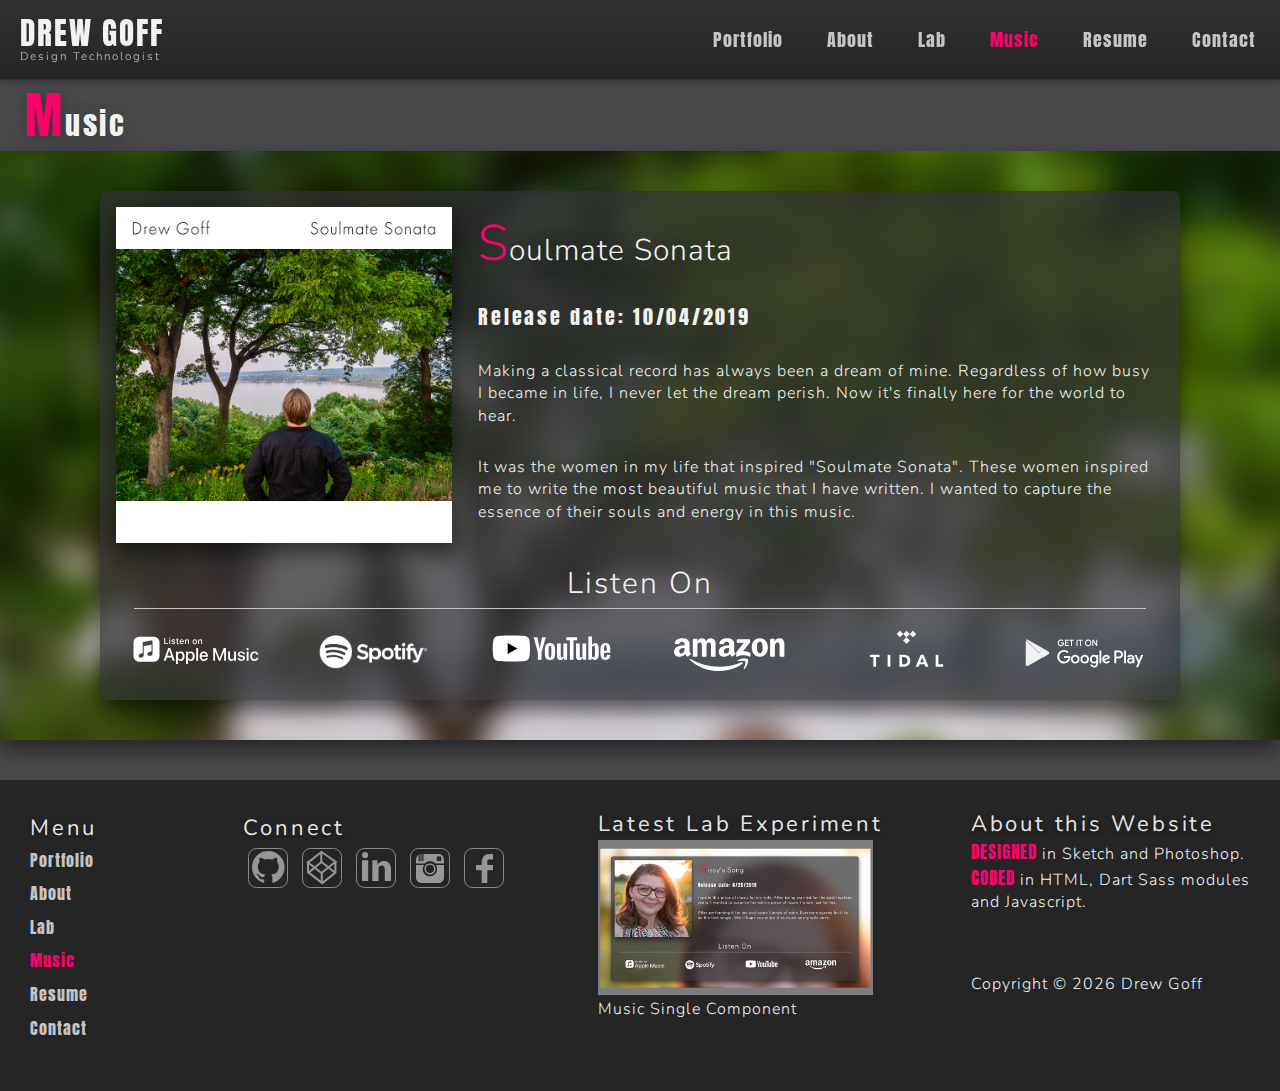
<file: music.html>
<!DOCTYPE html>
<html lang="en">
	<head>

	  <!-- Meta Tags
	  –––––––––––––––––––––––––––––––––––––––––––––––––– -->
	   <meta charset="UTF-8">
	   <meta http-equiv="X-UA-Compatible" content="IE=edge">
	   <meta name="viewport" content="width=device-width, initial-scale=1, maximum-scale=1">
	   <meta name="description" content="The music of Drew Goff">
	   <meta name="keywords" content="Music, music, musician, Design Technologist, design technologist, Drew Goff, drew goff, Indianapolis, Westfield, Peoria, Virgina, Washington DC">
	   <meta name="author" content="Drew Goff">

	   <title>Drew Goff Music</title>

	  <!-- Global site tag (gtag.js) - Google Analytics
	  –––––––––––––––––––––––––––––––––––––––––––––––––– -->
	    <script async src="https://www.googletagmanager.com/gtag/js?id=UA-132143241-1"></script>
		<script>
		  window.dataLayer = window.dataLayer || [];
		  function gtag(){dataLayer.push(arguments);}
		  gtag('js', new Date());
		
		  gtag('config', 'UA-132143241-1');
		</script>

	  <!-- SMACSS & OOCSS Style sheet
	  –––––––––––––––––––––––––––––––––––––––––––––––––– -->
	  <link rel="stylesheet" href="css/dg__module-styles.css">		         
	   	   	   
	</head>

	<body class="preload-transitions">
	 	 
	 <header>     
	  <section>
	      
	   <nav class="desktop-nav-container">
	 
	    <!--==============================
	       Logo for desktop and mobile 
	    ===============================--> 
	    <div aria-label="Where the logo and title is" class="desktop-nav-item">
	     <a href="index.html">
	      <div id="logo">
		   <div id="name">DREW GOFF</div> 
		   <div id="title">Design Technologist</div>
	      </div> 
	     </a>
	    </div>
	  
     	<!--==============================
	         Desktop navigation menu 
	    ===============================-->
	    <div aria-label="Desktop navigation menu" class="desktop-nav-item">
	     <nav class="desktop-nav">
		  <ul> 
		   <li><a class="top-nav" href="index.html">Portfolio</a></li>
		   <li><a class="top-nav" href="about.html">About</a></li>
		   <li><a class="top-nav" href="lab.html">Lab</a></li>	
		   <li><a class="top-nav active-link" href="music.html">Music</a></li>	
		   <li><a class="top-nav" href="resume.html">Resume</a></li>
		   <li><a class="top-nav" href="contact.html">Contact</a></li>
		  </ul>
	     </nav>
	    </div>
  
     	<!--==============================
	      Mobile navigation menu toggle
	    ===============================-->
	    <div aria-label="Mobile navigation menu toggle" class="mobile-nav">
		 <div id="toggle">
		  <div class="bar1"></div>
		  <div class="bar2"></div>
		  <div class="bar3"></div>
		  <div class="ham-title">Menu</div>
		 </div>
	    </div>
	   
	   </nav>

	  </section>
	 </header>
   	
      <!--==============================
	    Mobile navigation menu tiles
	  ===============================-->
	  <nav aria-label="mobile navigation menu titles" class="hiddenMenu" id="dropDownMenu" >   	   
	   <div class="mobile-flex-container">

		<a class="mobile-flex-item" href="index.html">	 
		 <img src="images/icons/portfolio-icon.svg" class="img-responsive-centered" alt="suitcase" width="85" height="70">
		 <p class="active-link">Portfolio</p>
		</a>
	
		<a class="mobile-flex-item" href="about.html">	
		 <img src="images/icons/about-icon.svg" class="img-responsive-centered" alt="about-icon" width="85" height="70">
		 <p class="white-link">About</p>
		</a>

		<a class="mobile-flex-item" href="lab.html">			 
		 <img src="images/icons/lab-icon.svg" class="img-responsive-centered" alt="lab" width="85" height="70">		
		 <p class="white-link">Lab</p>
		</a>

		<a class="mobile-flex-item" href="music.html">			 
		 <img src="images/icons/music-logo.svg" class="img-responsive-centered" alt="music" width="85" height="70">		
		 <p class="white-link">Music</p>
		</a>
		
		<a class="mobile-flex-item" href="resume.html">	 
		 <img src="images/icons/resume-icon.svg" class="img-responsive-centered"  alt="resume-icon" width="85" height="70">		 
		 <p class="white-link">Resume</p>
		</a>		

		<a class="mobile-flex-item" href="contact.html">	 
		 <img src="images/icons/contact-icon.svg" class="img-responsive-centered" alt="contact-icon" width="85" height="70">
		 <p class="white-link">Contact</p>
		</a>	
	
	   </div>
	  </nav>
	 
	
	
	 <main aria-label="When the content begins">
	  	 	   
	   
      <section>	  	
       <h1 class="pad-left-10">Music</h1>
      </section>
	  
	  
	  <div class="soulmate-music-bg"> 
	   <div class="single-bg">
		
		<div class="music__content-container">
		
		 <div class="pink-box-33">
		  <img src="images/music-singles/Soulmate-front-cover.jpg" class="shadow-single" alt="Soulmate-front-cover" width="800" height="800" >
		 </div>
		 
		 <div class="pink-box-66">
		  <h2 class="accent">Soulmate Sonata</h2>	
		  <br>
		  <h3>Release date: 10/04/2019</h3> 
		  <br>

		  <p>
		   Making a classical record has always been a dream of mine. Regardless of how busy I became in life, I never let the dream perish. Now it's finally here for the world to hear.
		  </p>

		  <br>
		  <br>
		  
		  <p>
		   It was the women in my life that inspired "Soulmate Sonata". These women inspired me to write the most beautiful music that I have written. I wanted to capture the essence of their souls and energy in this music.
		  </p>

		 </div><!--pink-box-66-->
		 
		</div><!--music__content-container-->
		
		
		<div class="centered-title">Listen On</div>
		
		
		<div class="listen-flex-container">
			
		 <div class="listen-flex-item">
		  <a href="https://music.apple.com/us/album/soulmate-sonata/1481979728">
		   <img src="images/music-logos/apple-logo.svg" class="img-responsive-centered" alt="apple-music-logo" width="179" height="39" >
		  </a>
		 </div>
		 
		 <div class="listen-flex-item">
		  <a href="https://open.spotify.com/artist/3NbWejVlCSn4hG2VSx8v9Q?si=68tnFUuER5aBLx1vm1qG4Q">
		   <img src="images/music-logos/spotify-logo.svg" class="img-responsive-centered" alt="spotify" width="131" height="40" >
		  </a>
		 </div>
		 
		 <div class="listen-flex-item">
		  <a href="https://m.youtube.com/watch?v=PMzTrFfFv2A&list=PL1Ii1YqFvdtHCoAIMeVPHHL_XJGAW-te3">
		   <img src="images/music-logos/youTube-logo.svg" class="img-responsive-centered" alt="youTube-logo" width="141" height="33" >
		  </a>
		 </div>
		 
		 <div class="listen-flex-item">
		  <a href="https://music.amazon.com/artists/B07TP4T4Z3?ref=dm_sh_joPXFd7ABkhqBRZGg5dOoUNAu">
		   <img src="images/music-logos/amazon-logo.svg" class="img-responsive-centered" alt="amazon-logo" width="134" height="40" >
		  </a>
		 </div>
		 
		 <div class="listen-flex-item">
		  <a href="https://tidal.com/album/119027208">
		   <img src="images/music-logos/tidal-logo.svg" class="img-responsive-centered" alt="youTube-logo" width="141" height="33" >
		  </a>
		 </div>

		 <div class="listen-flex-item">
		  <a href="https://play.google.com/store/music/album/Drew_Goff_Soulmate_Sonata?id=B4n6rsfbkpwey6untjrfttkt43y&hl=en_US">
		   <img src="images/music-logos/google-play-logo.svg" class="img-responsive-centered" alt="youTube-logo" width="141" height="33" >
		  </a>
		 </div>
		 
		</div><!--listen-flex-container-->
		
	   </div>
	  </div>

	  
	 </main>

	  
	 <footer>
	  <section>
		
	   <div class="flexFooter-container">
	    
	    
	    <div class="flexFooter-item">
		 <div class="footer-title">Menu</div>
		  <ul>
		   <li><a class="footer-menu" href="index.html">Portfolio</a></li>
		   <li><a class="footer-menu" href="about.html">About</a></li>
		   <li><a class="footer-menu" href="lab.html">Lab</a></li>
		   <li><a class="footer-menu-active" href="music.html">Music</a></li>
		   <li><a class="footer-menu" href="resume.html">Resume</a></li>
		   <li><a class="footer-menu" href="contact.html">Contact</li>
		  </ul>
	    </div>


	    <div class="flexFooter-item">
		 <div class="footer-title">Connect</div>	 
		  <a href="https://github.com/drewgoff"><img src="images/social-media/github.svg" class="social-icon" alt="github" width="40" height="40"></a> 
		  <a href="https://codepen.io/drew_goff/#"><img src="images/social-media/codepen.svg" class="social-icon" alt="codepen" width="40" height="40"></a>
		  <a href="https://www.linkedin.com/in/drew-goff-916779b/"><img src="images/social-media/linkedin.svg" class="social-icon" alt="linkedin" width="40" height="40"></a>
		  <a href="https://www.instagram.com/drew.goff.81/"><img src="images/social-media/instagram.svg" class="social-icon" alt="instagram" width="40" height="40"></a>
		  <a href="https://www.facebook.com/drew.goff.33"><img src="images/social-media/facebook.svg" class="social-icon" alt="facebook" width="40" height="40"></a>
	    </div> 	    
	    
	    
	    <div class="flexFooter-item">
		 <div class="footer-title">Latest Lab Experiment</div>
		 <div class="latest-lab">
		  <a href="lab.html">
		   <img src="images/lab/music-single-component.png" alt="Music Single Component" width="876" height="496" >
		  </a>
		 </div>
		 <p>Music Single Component</p>
	    </div>
	
	
	    <div class="flexFooter-item">
		 <div class="footer-title">About this Website</div>
		  <p> <strong>DESIGNED</strong> in Sketch and Photoshop.</p>
		  <br>
		  <p> <strong>CODED</strong> in HTML, Dart Sass modules<br>and Javascript.</p>
		  <br>
		  <br>
		  <br>
		  <p>Copyright &copy; <script>document.write(new Date().getFullYear())</script> Drew Goff</p>
	     </div>    
	   
	    
	   </div><!--flexFooter-container-->
		
	  </section>
	 </footer>

	  <!-- JavaScript
	  –––––––––––––––––––––––––––––––––––––––––––––––––– -->
	  <script src="js/dg-action.js"></script>
	  
	   	 
	</body>
</html>
</file>
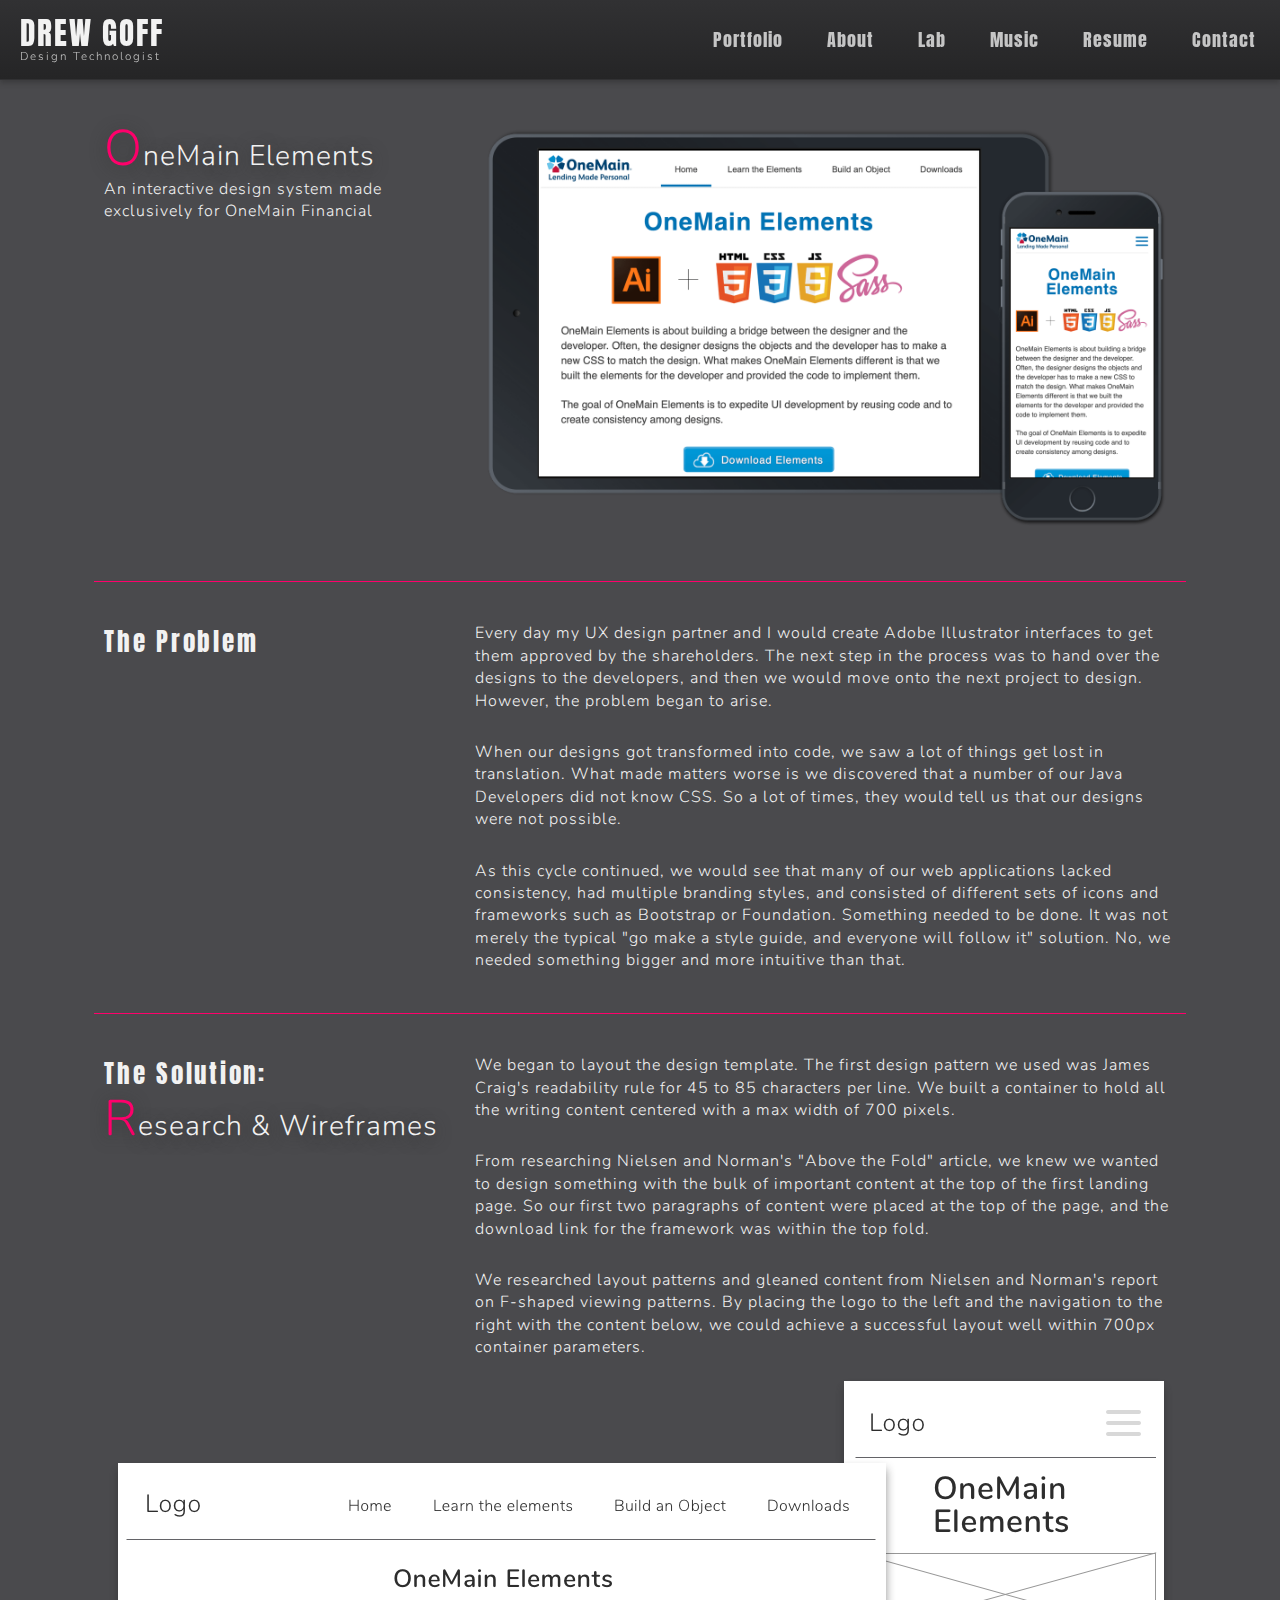
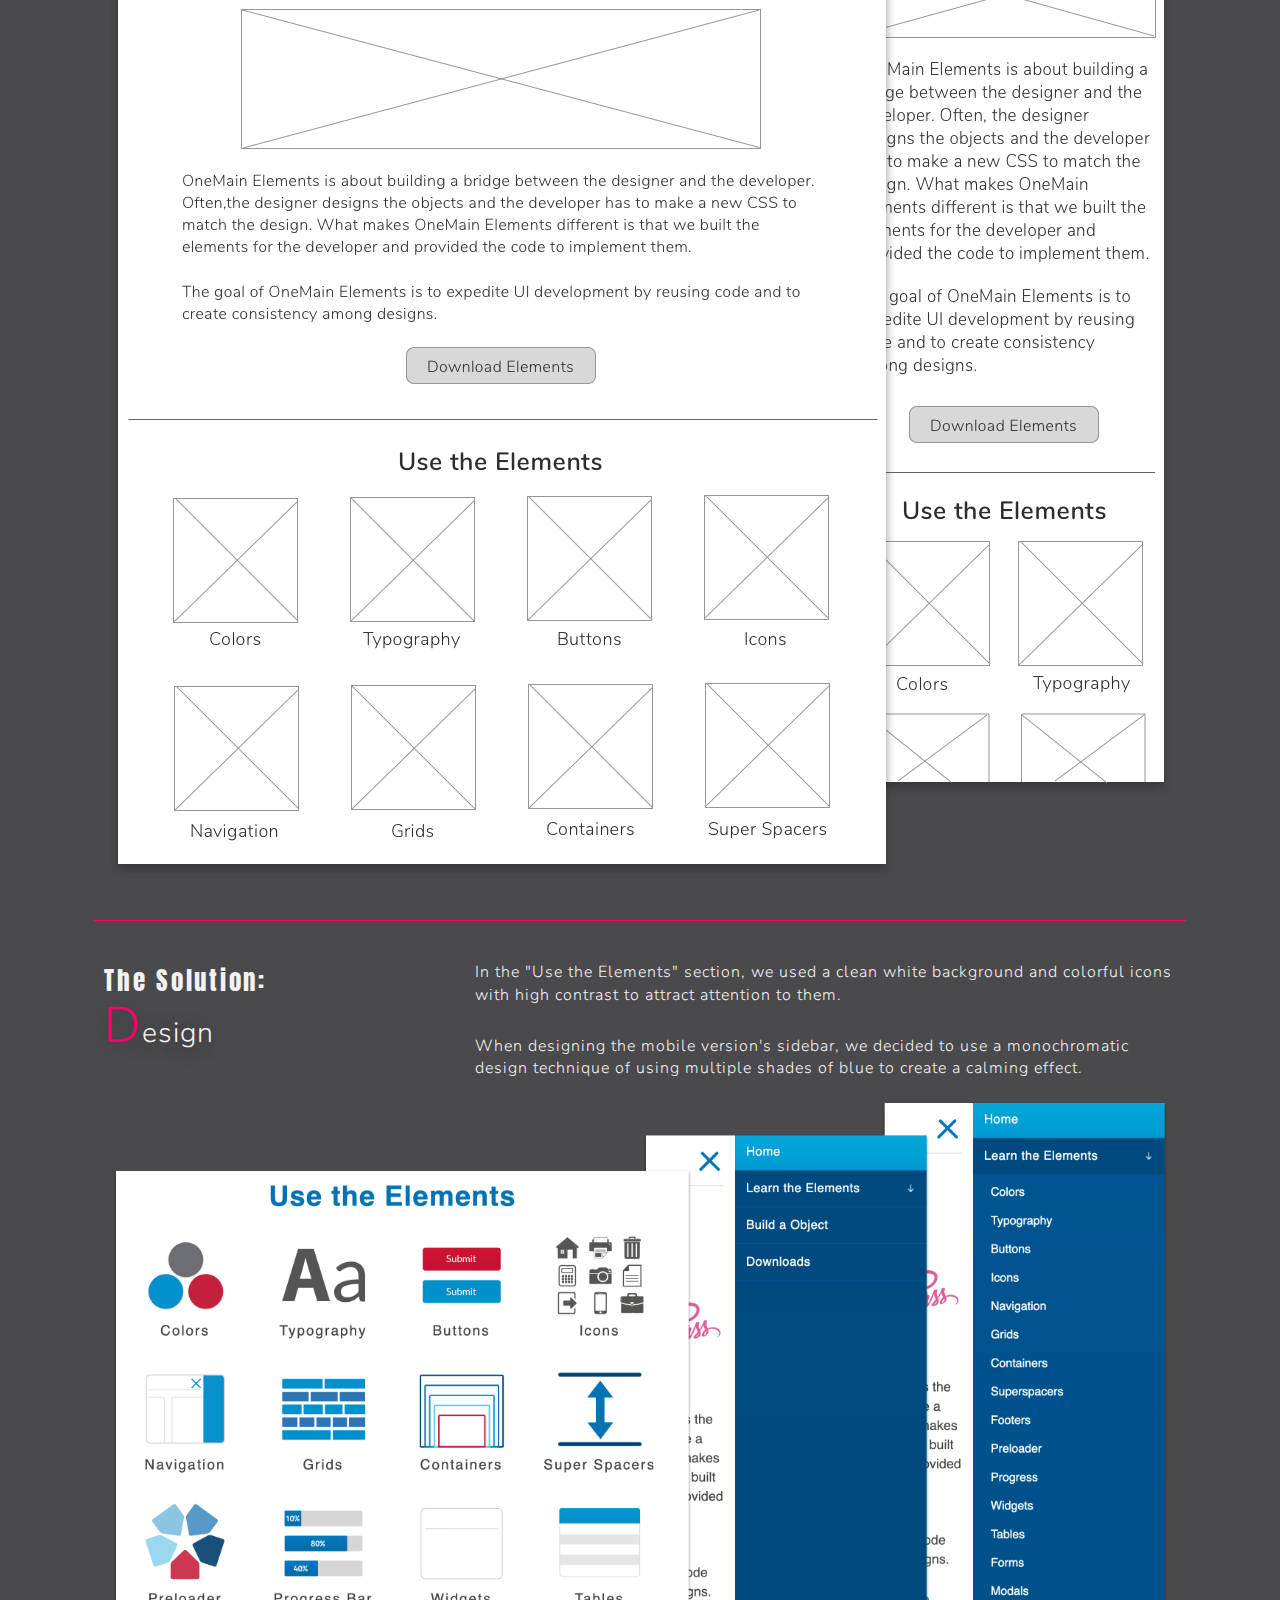
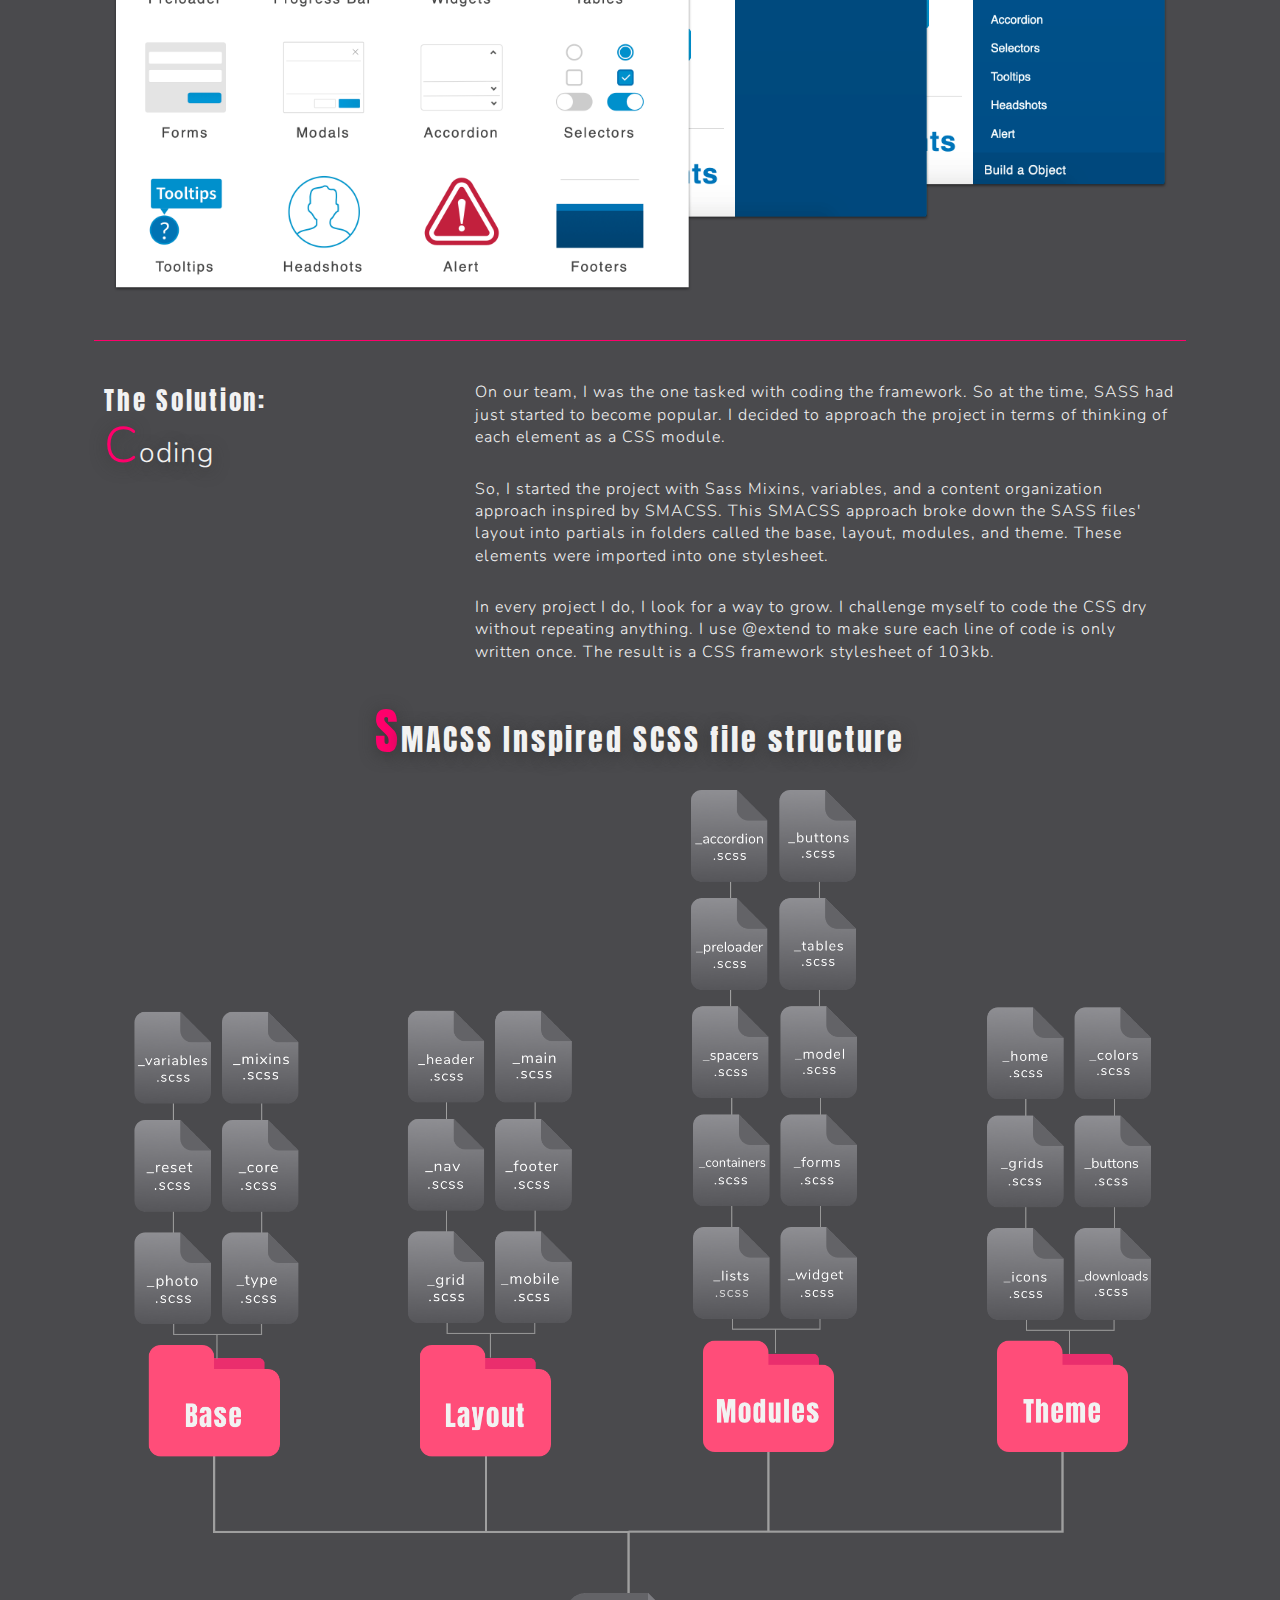
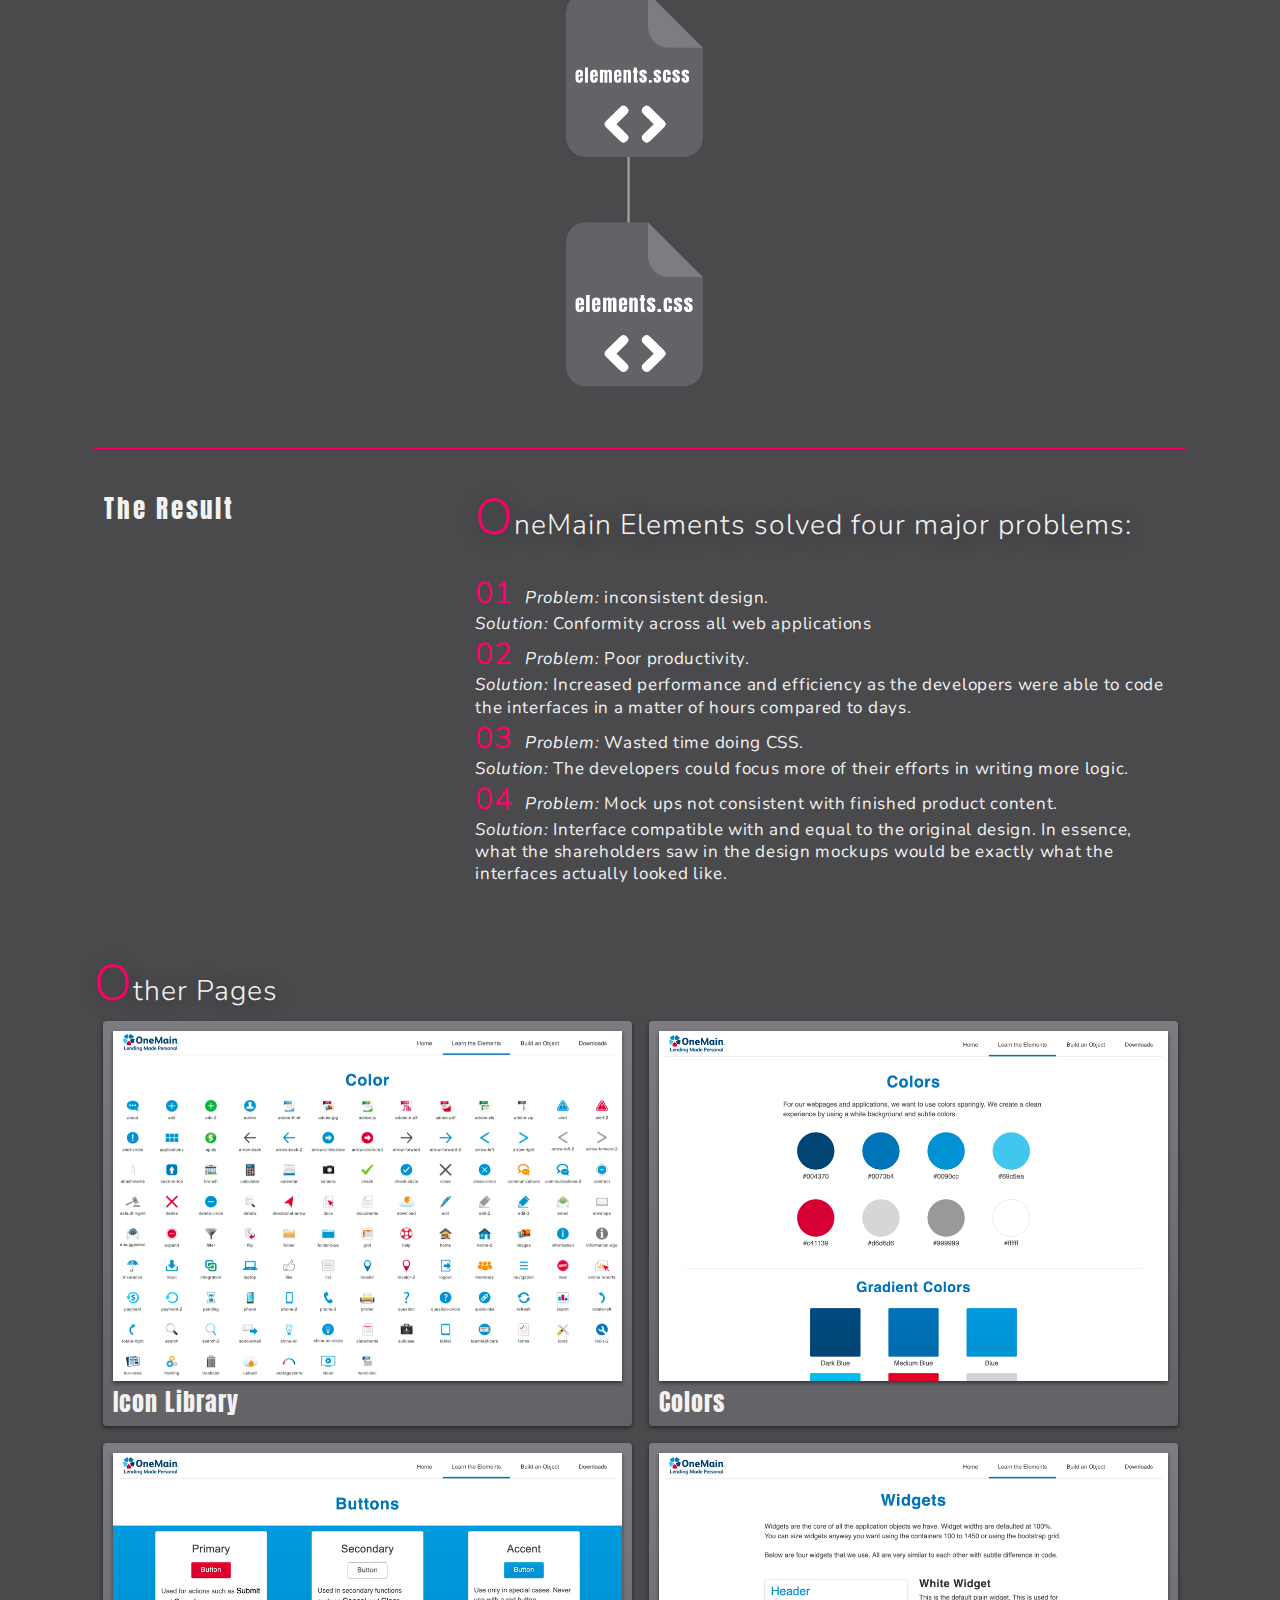
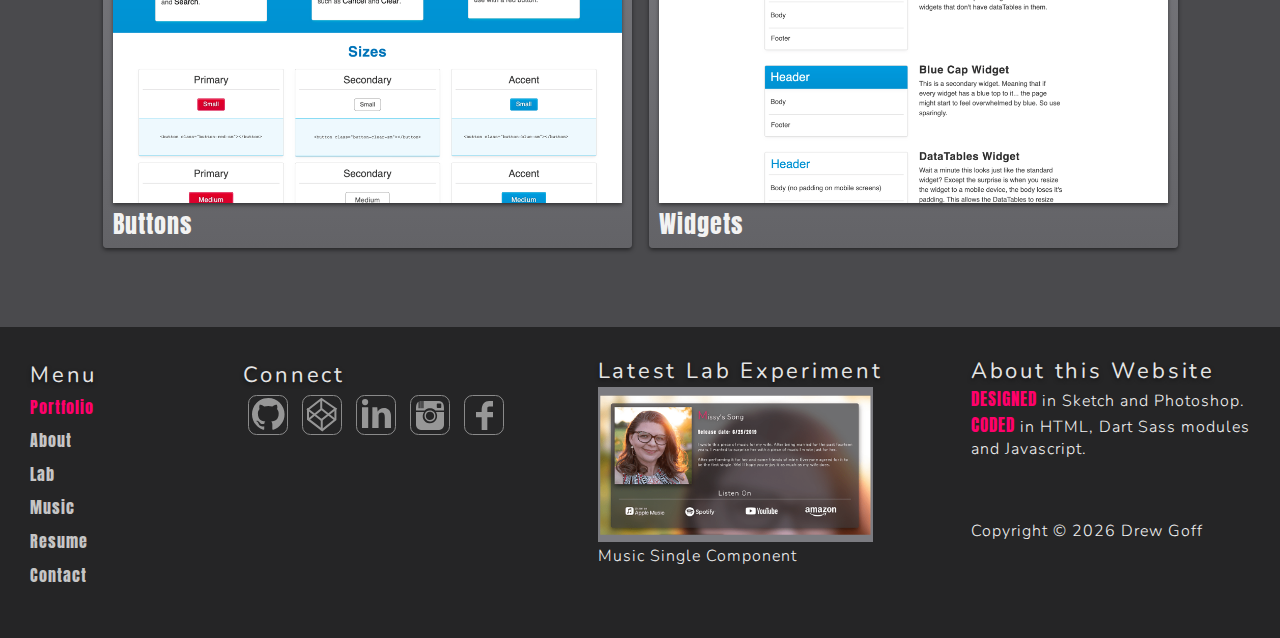
<file: onemain-elements.html>
<!DOCTYPE html>
<html lang="en">
	<head>

	  <!-- Meta Tags
	  –––––––––––––––––––––––––––––––––––––––––––––––––– -->
	   <meta charset="UTF-8">
	   <meta http-equiv="X-UA-Compatible" content="IE=edge">
	   <meta name="viewport" content="width=device-width, initial-scale=1, maximum-scale=1">
	   <meta name="description" content="The OneMain Elements portfolio page of Design Technologist Drew Goff">
	   <meta name="keywords" content="Design Technologist, design technologist, Drew Goff, drew goff, Indianapolis, Westfield, Peoria, Virgina, Washington DC">
	   <meta name="author" content="Drew Goff">

	   <title>Drew Goff Portfolio: OneMain Elements</title>

	  <!-- Global site tag (gtag.js) - Google Analytics
	  –––––––––––––––––––––––––––––––––––––––––––––––––– -->
	    <script async src="https://www.googletagmanager.com/gtag/js?id=UA-132143241-1"></script>
		<script>
		  window.dataLayer = window.dataLayer || [];
		  function gtag(){dataLayer.push(arguments);}
		  gtag('js', new Date());
		
		  gtag('config', 'UA-132143241-1');
		</script>

	  <!-- SMACSS & OOCSS Style sheet
	  –––––––––––––––––––––––––––––––––––––––––––––––––– -->
	  <link rel="stylesheet" href="css/dg__module-styles.css">			         
	   	   	   
	</head>

	<body class="preload-transitions">
	 	 
	 <header>     
	  <section>
	      
	   <nav class="desktop-nav-container">
	 
	    <!--==============================
	       Logo for desktop and mobile 
	    ===============================--> 
	    <div aria-label="Where the logo and title is" class="desktop-nav-item">
	     <a href="index.html">
	      <div id="logo">
		   <div id="name">DREW GOFF</div> 
		   <div id="title">Design Technologist</div>
	      </div> 
	     </a>
	    </div>
	  
     	<!--==============================
	         Desktop navigation menu 
	    ===============================-->
	    <div aria-label="Desktop navigation menu" class="desktop-nav-item">
	     <nav class="desktop-nav">
		  <ul> 
		   <li><a class="top-nav" href="index.html">Portfolio</a></li>
		   <li><a class="top-nav" href="about.html">About</a></li>
		   <li><a class="top-nav" href="lab.html">Lab</a></li>	
		   <li><a class="top-nav" href="music.html">Music</a></li>	
		   <li><a class="top-nav" href="resume.html">Resume</a></li>
		   <li><a class="top-nav" href="contact.html">Contact</a></li>
		  </ul>
	     </nav>
	    </div>
  
     	<!--==============================
	      Mobile navigation menu toggle
	    ===============================-->
	    <div aria-label="Mobile navigation menu toggle" class="mobile-nav">
		 <div id="toggle">
		  <div class="bar1"></div>
		  <div class="bar2"></div>
		  <div class="bar3"></div>
		  <div class="ham-title">Menu</div>
		 </div>
	    </div>
	   
	   </nav>

	  </section>
	 </header>
   	
      <!--==============================
	    Mobile navigation menu tiles
	  ===============================-->
	  <nav aria-label="mobile navigation menu titles" class="hiddenMenu" id="dropDownMenu" >   	   
	   <div class="mobile-flex-container">

		<a class="mobile-flex-item" href="index.html">	 
		 <img src="images/icons/portfolio-icon.svg" class="img-responsive-centered" alt="suitcase" width="85" height="70">
		 <p class="active-link">Portfolio</p>
		</a>
	
		<a class="mobile-flex-item" href="about.html">	
		 <img src="images/icons/about-icon.svg" class="img-responsive-centered" alt="about-icon" width="85" height="70">
		 <p class="white-link">About</p>
		</a>

		<a class="mobile-flex-item" href="lab.html">			 
		 <img src="images/icons/lab-icon.svg" class="img-responsive-centered" alt="lab" width="85" height="70">		
		 <p class="white-link">Lab</p>
		</a>

		<a class="mobile-flex-item" href="music.html">			 
		 <img src="images/icons/music-logo.svg" class="img-responsive-centered" alt="music" width="85" height="70">		
		 <p class="white-link">Music</p>
		</a>
		
		<a class="mobile-flex-item" href="resume.html">	 
		 <img src="images/icons/resume-icon.svg" class="img-responsive-centered"  alt="resume-icon" width="85" height="70">		 
		 <p class="white-link">Resume</p>
		</a>		

		<a class="mobile-flex-item" href="contact.html">	 
		 <img src="images/icons/contact-icon.svg" class="img-responsive-centered" alt="contact-icon" width="85" height="70">
		 <p class="white-link">Contact</p>
		</a>	
	
	   </div>
	  </nav>
	 
	
	 <main aria-label="When the content begins">

	 	 	   
	  <section>
	   
	   
	   <!--Section 1: Intro-->
	   <article>
	    
	    <div class="title-area">
	     <h1 class="accent">OneMain Elements</h1>
	     <p>An interactive design system made exclusively for OneMain Financial</p>
	    </div>
	    
	    <div class="content-area">
		 <figure>
		  <img src="images/onemain-elements/elements-portfolio-preview.png" alt="elements-portfolio-preview" width="1560" height="920">
		 </figure>
	    </div>
	    
	   </article>
	   	  
	   	   	
	   <!--Section 2: The Problem-->   	   
	   <article>
	    
	    <div class="title-area">
	     <h2>The Problem</h2>
	    </div>
	    
	    <div class="content-area">
		 <p>
		  Every day my UX design partner and I would create Adobe Illustrator interfaces to get them approved by the shareholders. The next step in the process was to hand over the designs to the developers, and then we would move onto the next project to design. However, the problem began to arise.
		 </p>
		 
		 <br><br>   
		    
		 <p>
		  When our designs got transformed into code, we saw a lot of things get lost in translation. What made matters worse is we discovered that a number of our Java Developers did not know CSS. So a lot of times, they would tell us that our designs were not possible.  
		 </p>
		 
		 <br><br>
		 		 
		 <p>
		  As this cycle continued, we would see that many of our web applications lacked consistency, had multiple branding styles, and consisted of different sets of icons and frameworks such as Bootstrap or Foundation. Something needed to be done. It was not merely the typical "go make a style guide, and everyone will follow it" solution. No, we needed something bigger and more intuitive than that.
		 </p>
	    </div>
	     
	   </article>
	   
	   
	   <!--Section 3: Research & Wireframes-->    	 
	   <article>
	    
	    <div class="title-area">
	     <h2>The Solution:</h2>
	     <h1 class="accent">Research & Wireframes</h1>
	    </div>
	    
	    <div class="content-area">
		 <p>
		  We began to layout the design template. The first design pattern we used was James Craig's readability rule for 45 to 85 characters per line. We built a container to hold all the writing content centered with a max width of 700 pixels.
		 </p>
		 
		 <br><br>
		 
		 <p>
		  From researching Nielsen and Norman's "Above the Fold" article, we knew we wanted to design something with the bulk of important content at the top of the first landing page. So our first two paragraphs of content were placed at the top of the page, and the download link for the framework was within the top fold.
		 </p>
		 
		 <br><br>
		 
		 <p>
		  We researched layout patterns and gleaned content from Nielsen and Norman's report on F-shaped viewing patterns. By placing the logo to the left and the navigation to the right with the content below, we could achieve a successful layout well within 700px container parameters.
		 </p>
		 		 
	    </div><!--content-area-->


	    <figure>	   	    
	     <img src="images/onemain-elements/elements-wireframe.png"  class="img-responsive-centered" alt="elements-wireframe" width="1080" height="1120">
	    </figure>

	    
	   </article>
	   



	   <!--Section 4: Design-->  	   	 
	   <article>
	    
	    <div class="title-area">
	     <h2>The Solution:</h2>
	     <h1 class="accent">Design</h1>
	    </div>
	    
	    <div class="content-area">
		 <p>
		  In the "Use the Elements" section, we used a clean white background and colorful icons with high contrast to attract attention to them.
		 </p>

		 <br><br>

		 <p>
		  When designing the mobile version's sidebar, we decided to use a monochromatic design technique of using multiple shades of blue to create a calming effect.
		 </p>
		 
	    </div><!--content-area-->

	    <figure>
	     <img src="images/onemain-elements/elements-colors.png" alt="elements-colors" width="2964" height="2314">
	    </figure>
	    
	   </article>	
	   
	   
	   <!--Section 5: Coding-->  	   	 
	   <article>
	    
	    <div class="title-area">
	     <h2>The Solution:</h2>
	     <h1 class="accent">Coding</h1>
	    </div>
	    
	    <div class="content-area">
		 <p>
		  On our team, I was the one tasked with coding the framework. So at the time, SASS had just started to become popular. I decided to approach the project in terms of thinking of each element as a CSS module.
		 </p>
		 
		 <br><br>
		 
		 <p>
		  So, I started the project with Sass Mixins, variables, and a content organization approach inspired by SMACSS. This SMACSS approach broke down the SASS files' layout into partials in folders called the base, layout, modules, and theme. These elements were imported into one stylesheet.
		 </p>
		 
		 <br><br>
		 
		 <p>
		  In every project I do, I look for a way to grow. I challenge myself to code the CSS dry without repeating anything. I use @extend to make sure each line of code is only written once. The result is a CSS framework stylesheet of 103kb.	  
		 </p>
		 
	    </div>

	   <figure>
	    <h1 class="centered">SMACSS Inspired SCSS file structure</h1>
	    <img src="images/onemain-elements/smacss-file-structure.png" class="img-responsive-centered" alt="smacss-file-structure">    
	   </figure>
	    
	   </article>


	   <!--Section 6: The Result-->  
	   <article class="no-underline">
	    
	    <div class="title-area">
	     <h2>The Result</h2>
	    </div>
	    
	    <div class="content-area">
		
		 <h1 class="accent">
		  OneMain Elements solved four major problems:
		 </h1>
		 
		 <br>
		 
		  <ol>
			  
			<li>
			 <i>Problem:</i> inconsistent design. 
			 <br>
			 <i>Solution:</i> Conformity across all web applications
			</li>
			
			<li>
			 <i>Problem:</i> Poor productivity.
			 <br>
			 <i>Solution:</i> Increased performance and efficiency as the developers were able to code the interfaces in a matter of hours compared to days. 
			</li>
			
			<li>
			 <i>Problem:</i> Wasted time doing CSS. 
			 <br>
			 <i>Solution:</i> The developers could focus more of their efforts in writing more logic.
			</li>
			
			<li>
			 <i>Problem:</i> Mock ups not consistent with finished product content. 
			 <br>
			 <i>Solution:</i> Interface compatible with and equal to the original design. In essence, what the shareholders saw in the design mockups would be exactly 
			 what the interfaces actually looked like.
			</li>
			
		  </ol>
		 
	    </div><!--content-area-->
   
	   </article>
	   

	   <article class="no-underline">	
		
		<h1 class="accent">Other Pages</h1>
		
		 <div class="portfolio-wrapper">
					 		 	 
		  <div class="portfolio-item">
		   <div class="portfolio-card">	 
			<div class="otherPages" data-modal="modalOne">
		   <img src="images/onemain-elements/ele-icons-preview.png" class="img-responsive-centered shadow" alt="ele-icons-preview" width="1000" height="684">
			</div>
		   <h2>Icon Library</h2>
		  </div>
		  </div>
		
		  <div class="portfolio-item">
		   <div class="portfolio-card">
			<div class="otherPages" data-modal="modalTwo">
		    <img src="images/onemain-elements/ele-color-preview.png" class="img-responsive-centered shadow" alt="ele-color-preview" width="1000" height="686">
			</div>
			<h2>Colors</h2>
		   </div>
		  </div>
	
		 <div class="portfolio-item">
		  <div class="portfolio-card">
		    <div class="otherPages" data-modal="modalThree">
		      <img src="images/onemain-elements/ele-buttons-preview.png" class="img-responsive-centered shadow" alt="ele-buttons-preview" width="1000" height="686">
		     </div>
		    <h2>Buttons</h2>
		   </div>
		  </div>
		
		  <div class="portfolio-item">
		   <div class="portfolio-card">
			 <div class="otherPages" data-modal="modalFour">
		    <img src="images/onemain-elements/ele-widget-preview.png" class="img-responsive-centered shadow" alt="ele-widget-preview" width="1000" height="686">
		    	 </div>
		    <h2>Widgets</h2>
		   </div>
		  </div>
				
	 	</div><!--portfolio-wrapper-->
		
		<!-- modal windows-->		
		<div id="modalOne" class="modal">
		  <div class="modal-content">
		    <div class="contact-form">
			  
			  <div class="modal-title">Icons</div>  
		      
		      <div class="float-right close-button">  
			   <div class="exit-container">	  
				 <img src="images/icons/close-button.svg" alt="close-button" width="40" height="40" ><div class="exit-title">Close</div>
			   </div><!--exit-container-->
			  </div><!--close-button-->
		      
		      <img src="images/onemain-elements/ele-icons-full.png" alt="ele-icons-full" width="2800" height="4170">
		    
		    </div>
		  </div>
		</div>

		<div id="modalTwo" class="modal">
		  <div class="modal-content">
		    <div class="contact-form">
			
			  <div class="modal-title">Colors</div>

		      <div class="float-right close-button">  
			   <div class="exit-container">	  
				 <img src="images/icons/close-button.svg" alt="close-button" width="40" height="40" ><div class="exit-title">Close</div>
			   </div><!--exit-container-->
			  </div><!--close-button-->

		      <img src="images/onemain-elements/ele-colors-full.png" alt="ele-colors-full" width="2800" height="3764">
		
		    </div>
		  </div>
		</div>
		
		<div id="modalThree" class="modal">
		  <div class="modal-content">
		    <div class="contact-form">
			  
			  <div class="modal-title">Buttons</div>

		      <div class="float-right close-button">  
			   <div class="exit-container">	  
				 <img src="images/icons/close-button.svg" alt="close-button" width="40" height="40" ><div class="exit-title">Close</div>
			   </div><!--exit-container-->
			  </div><!--close-button-->

		      <img src="images/onemain-elements/ele-buttons-full.png" alt="ele-buttons-full" width="2800" height="3988">
		      
		    </div>
		  </div>
		</div>

		<div id="modalFour" class="modal">
		  <div class="modal-content">
		    <div class="contact-form">

			  <div class="modal-title">Widgets</div>

		      <div class="float-right close-button">  
			   <div class="exit-container">	  
				 <img src="images/icons/close-button.svg" alt="close-button" width="40" height="40" ><div class="exit-title">Close</div>
			   </div><!--exit-container-->
			  </div><!--close-button-->

		      <img src="images/onemain-elements/ele-widgets-full.png" alt="ele-widgets-full" width="2800" height="6424">

		    </div>
		  </div>
		</div>
		
	   </article>
	   
	   	   	   		   	  	    
	  </section>
	 </main>

	
	 <footer>
	  <section>
		
	   <div class="flexFooter-container">
	    
	    
	    <div class="flexFooter-item">
		 <div class="footer-title">Menu</div>
		  <ul>
		   <li><a class="footer-menu-active" href="index.html">Portfolio</a></li>
		   <li><a class="footer-menu" href="about.html">About</a></li>
		   <li><a class="footer-menu" href="lab.html">Lab</a></li>
		   <li><a class="footer-menu" href="music.html">Music</a></li>
		   <li><a class="footer-menu" href="resume.html">Resume</a></li>
		   <li><a class="footer-menu" href="contact.html">Contact</li>
		  </ul>
	    </div>


	    <div class="flexFooter-item">
		 <div class="footer-title">Connect</div>	 
		  <a href="https://github.com/drewgoff"><img src="images/social-media/github.svg" class="social-icon" alt="github" width="40" height="40"></a> 
		  <a href="https://codepen.io/drew_goff/#"><img src="images/social-media/codepen.svg" class="social-icon" alt="codepen" width="40" height="40"></a>
		  <a href="https://www.linkedin.com/in/drew-goff-916779b/"><img src="images/social-media/linkedin.svg" class="social-icon" alt="linkedin" width="40" height="40"></a>
		  <a href="https://www.instagram.com/drew.goff.81/"><img src="images/social-media/instagram.svg" class="social-icon" alt="instagram" width="40" height="40"></a>
		  <a href="https://www.facebook.com/drew.goff.33"><img src="images/social-media/facebook.svg" class="social-icon" alt="facebook" width="40" height="40"></a>
	    </div> 	    
	    
	    
	    <div class="flexFooter-item">
		 <div class="footer-title">Latest Lab Experiment</div>
		 <div class="latest-lab">
		  <a href="lab.html">
		   <img src="images/lab/music-single-component.png" alt="Music Single Component" width="876" height="496" >
		  </a>
		 </div>
		 <p>Music Single Component</p>
	    </div>
	
	
	    <div class="flexFooter-item">
		 <div class="footer-title">About this Website</div>
		  <p> <strong>DESIGNED</strong> in Sketch and Photoshop.</p>
		  <br>
		  <p> <strong>CODED</strong> in HTML, Dart Sass modules<br>and Javascript.</p>
		  <br>
		  <br>
		  <br>
		  <p>Copyright &copy; <script>document.write(new Date().getFullYear())</script> Drew Goff</p>
	     </div>      
	   
	    
	   </div><!--flexFooter-container-->
		
	  </section>
	 </footer>


	 <!-- JavaScript
	 –––––––––––––––––––––––––––––––––––––––––––––––––– -->
	 <script src="js/dg-action.js"></script>
	 <script src="js/prism.js"></script>  
	  	 
	</body>
</html>
</file>
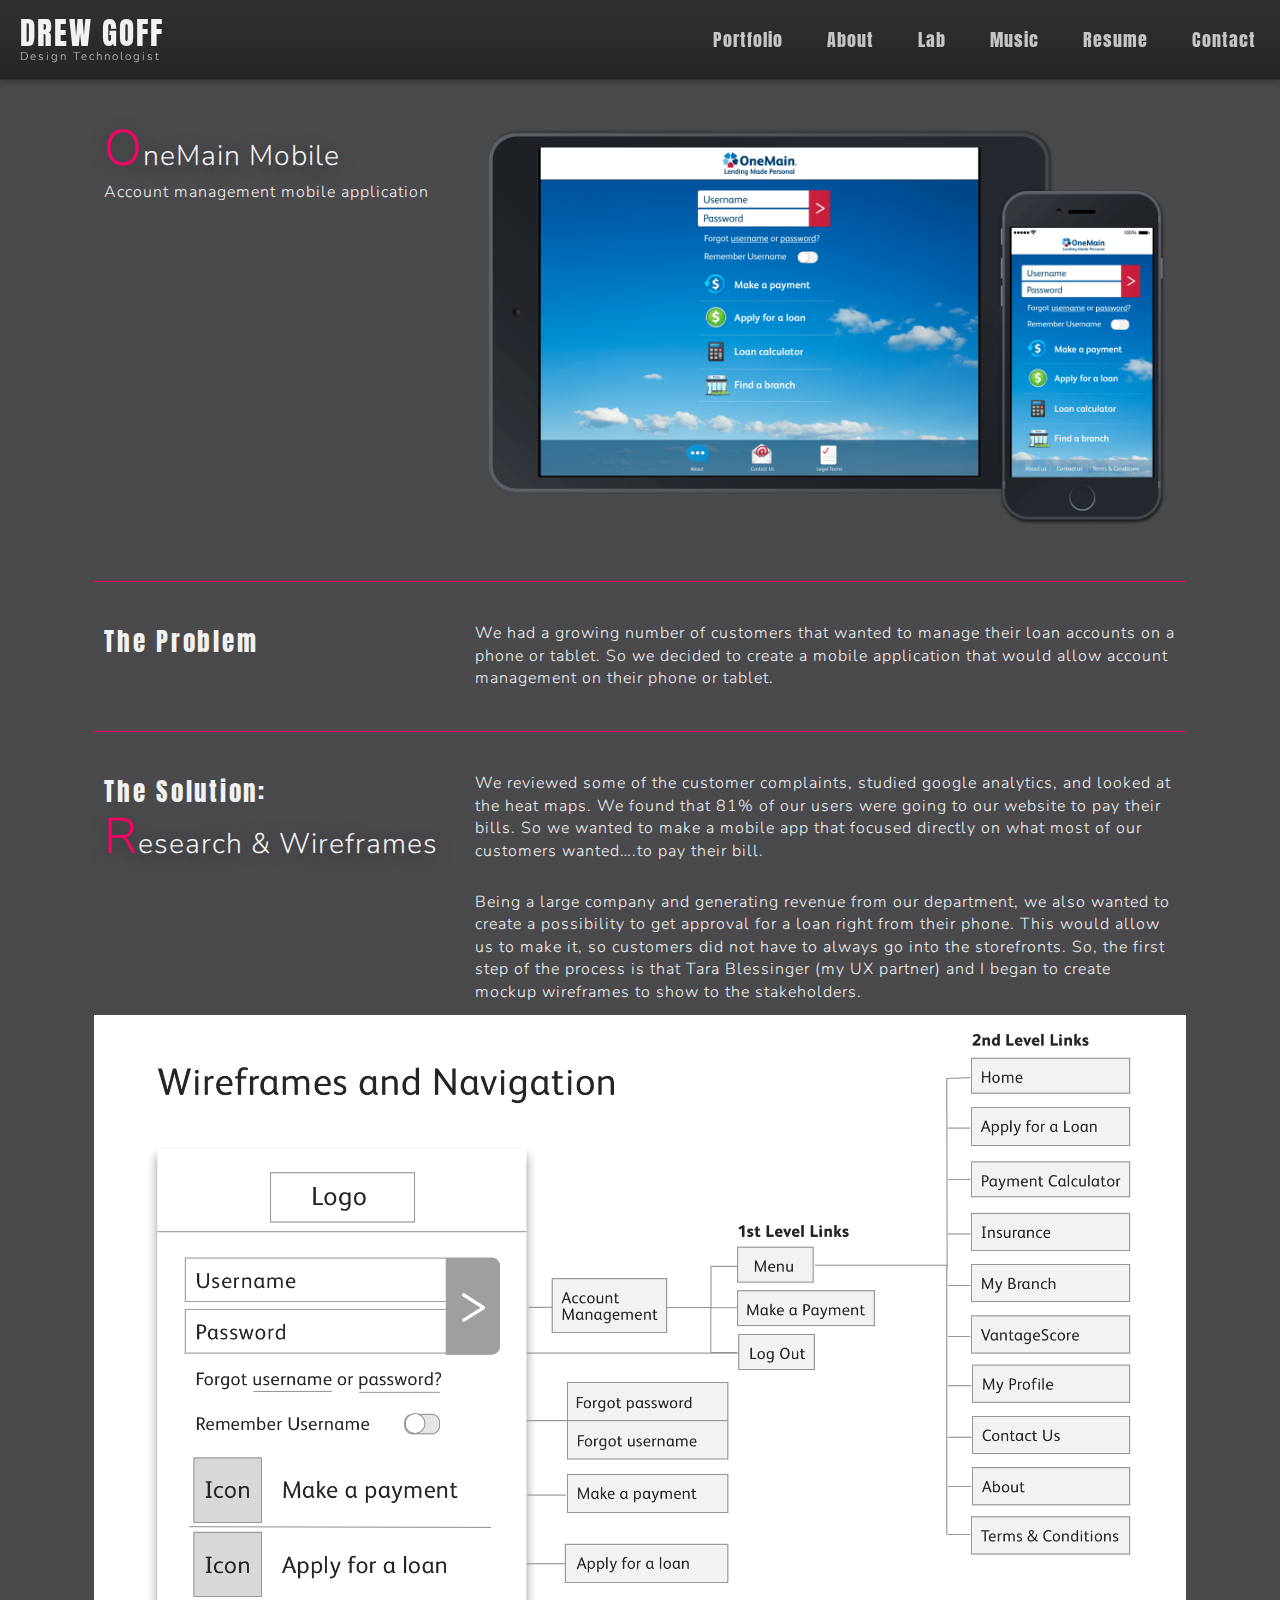
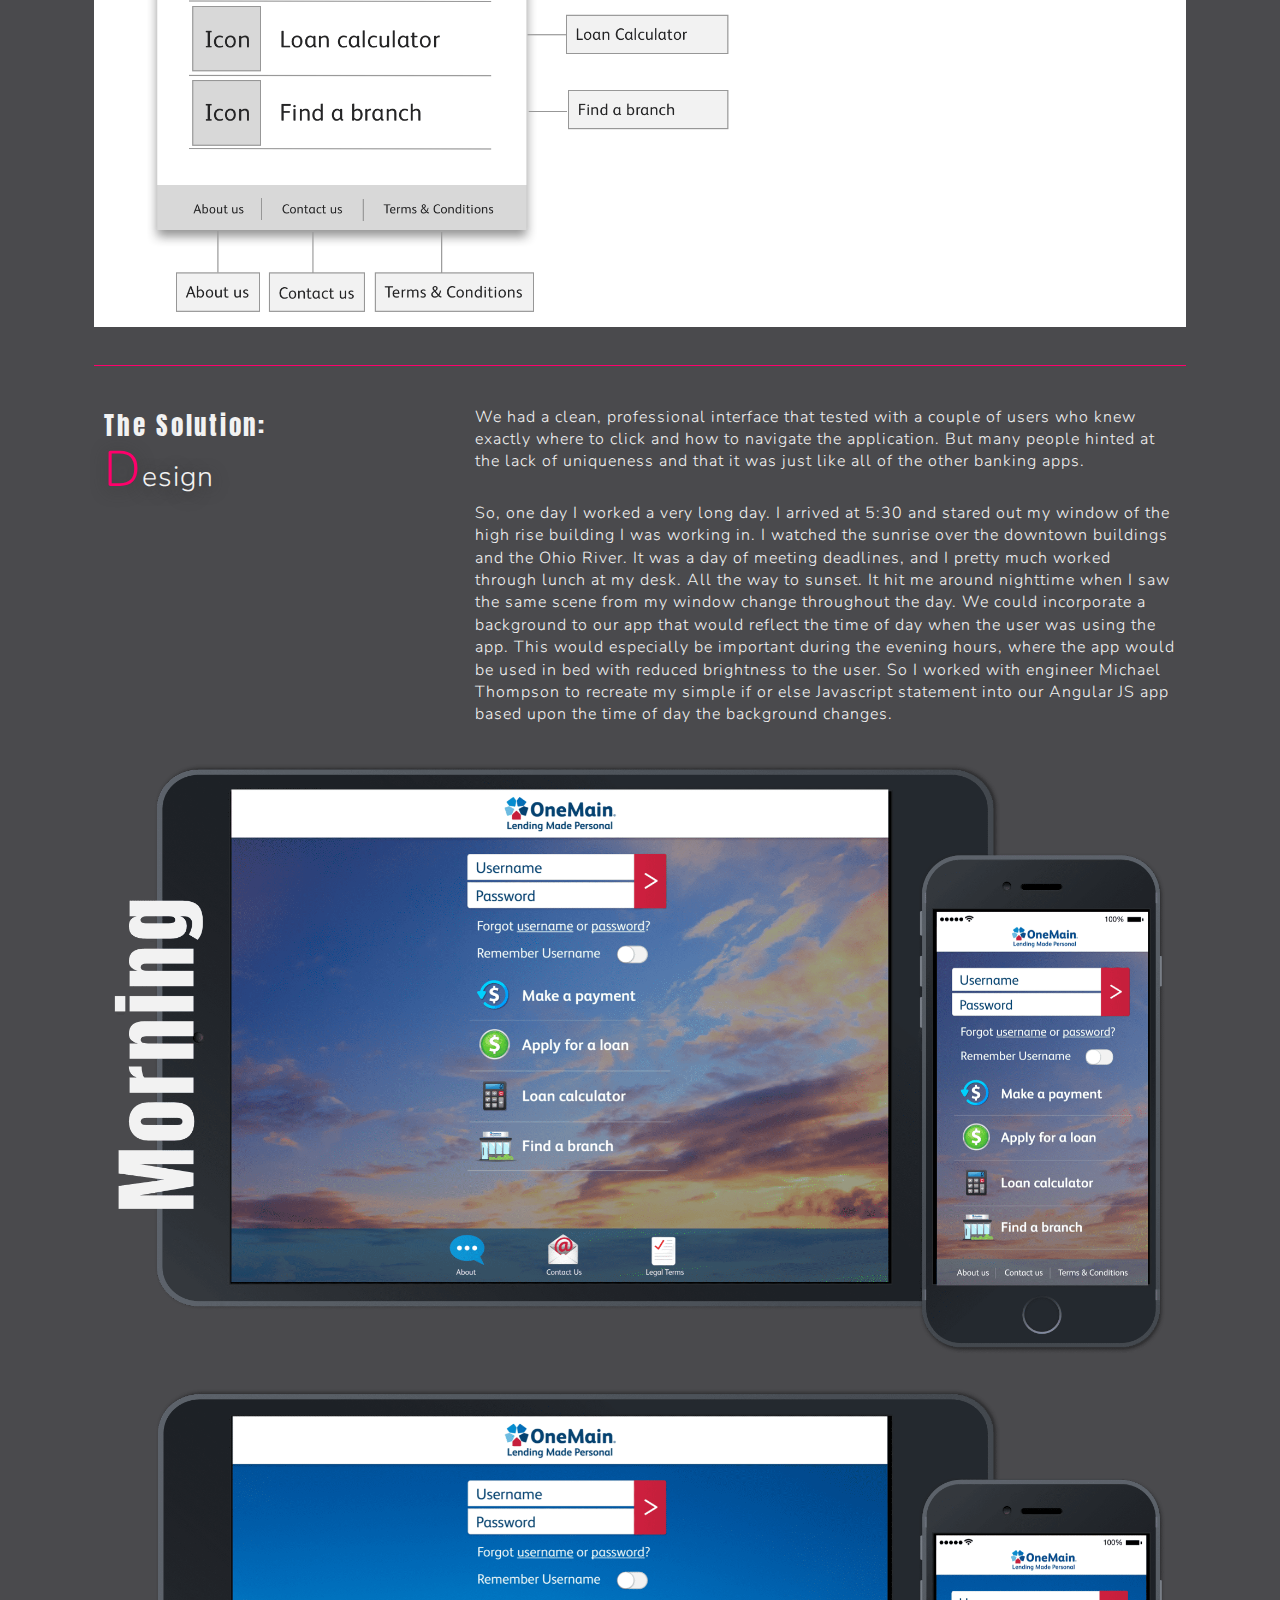
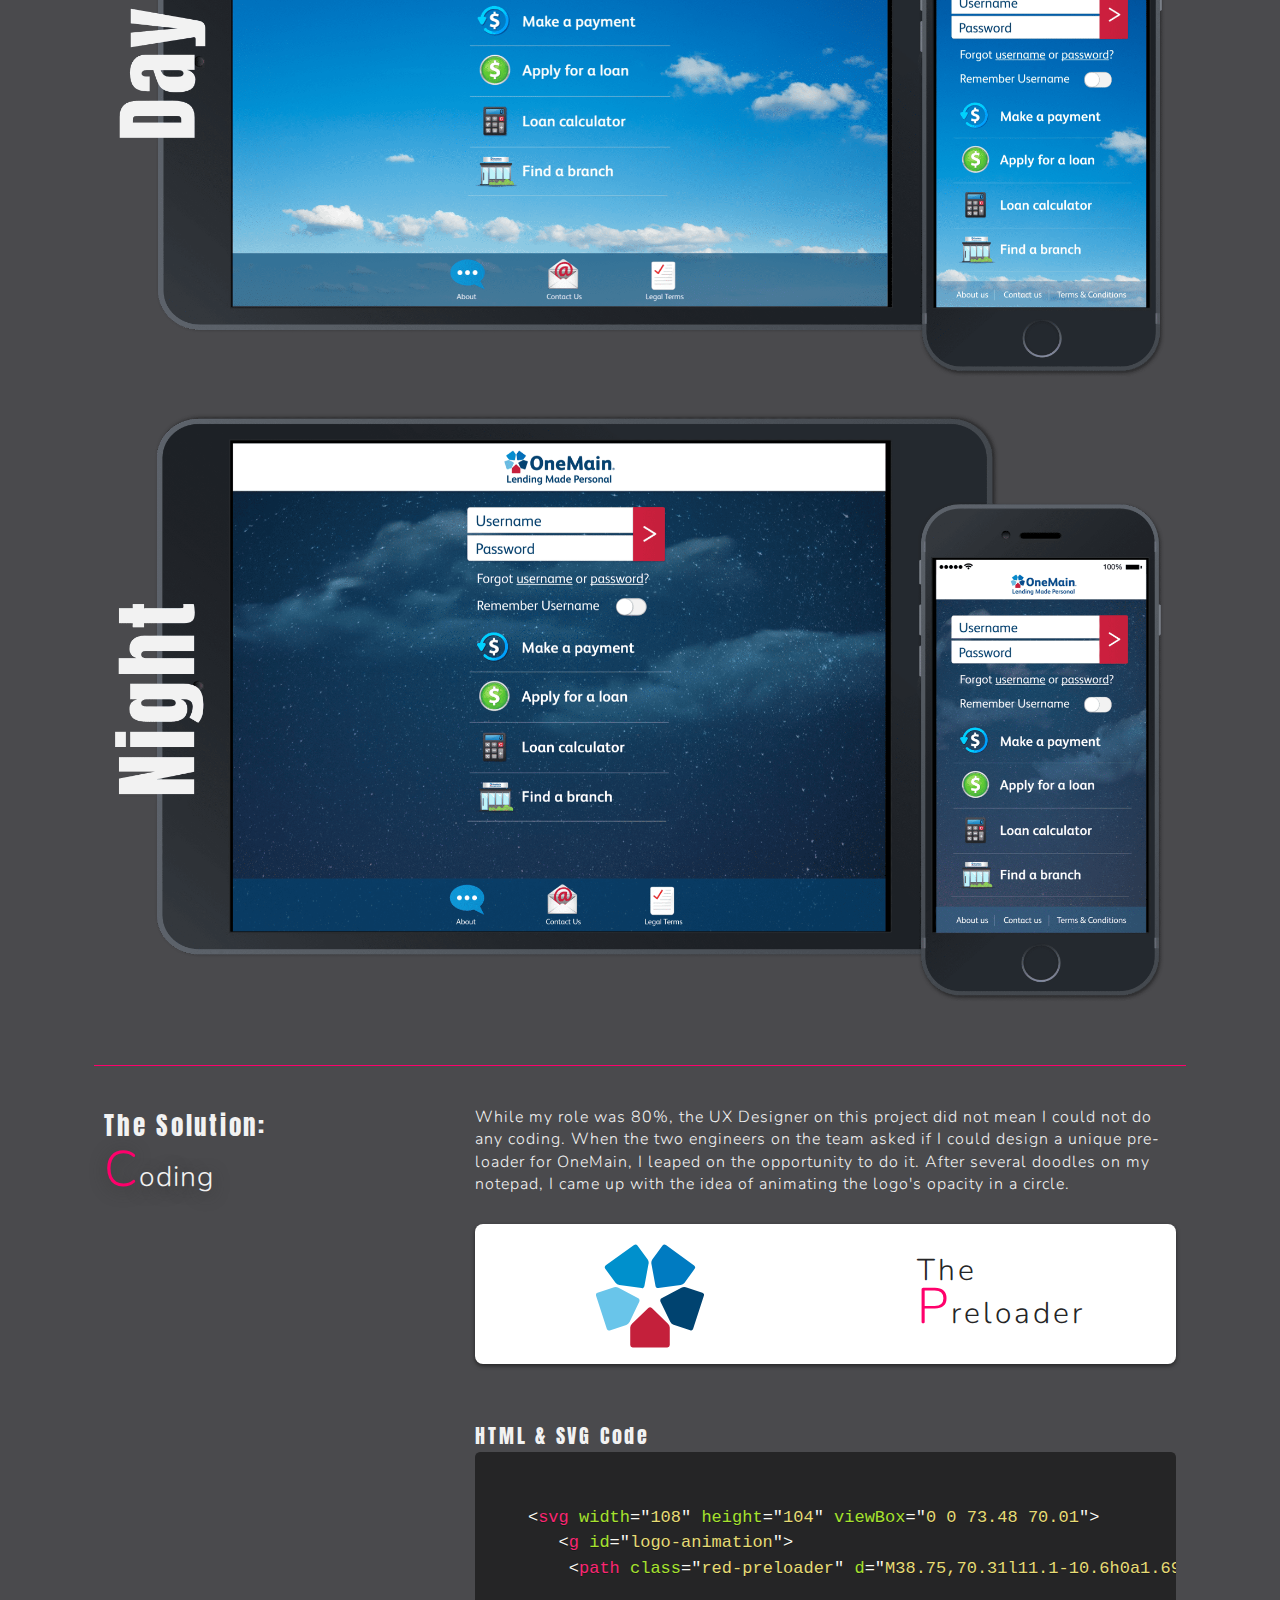
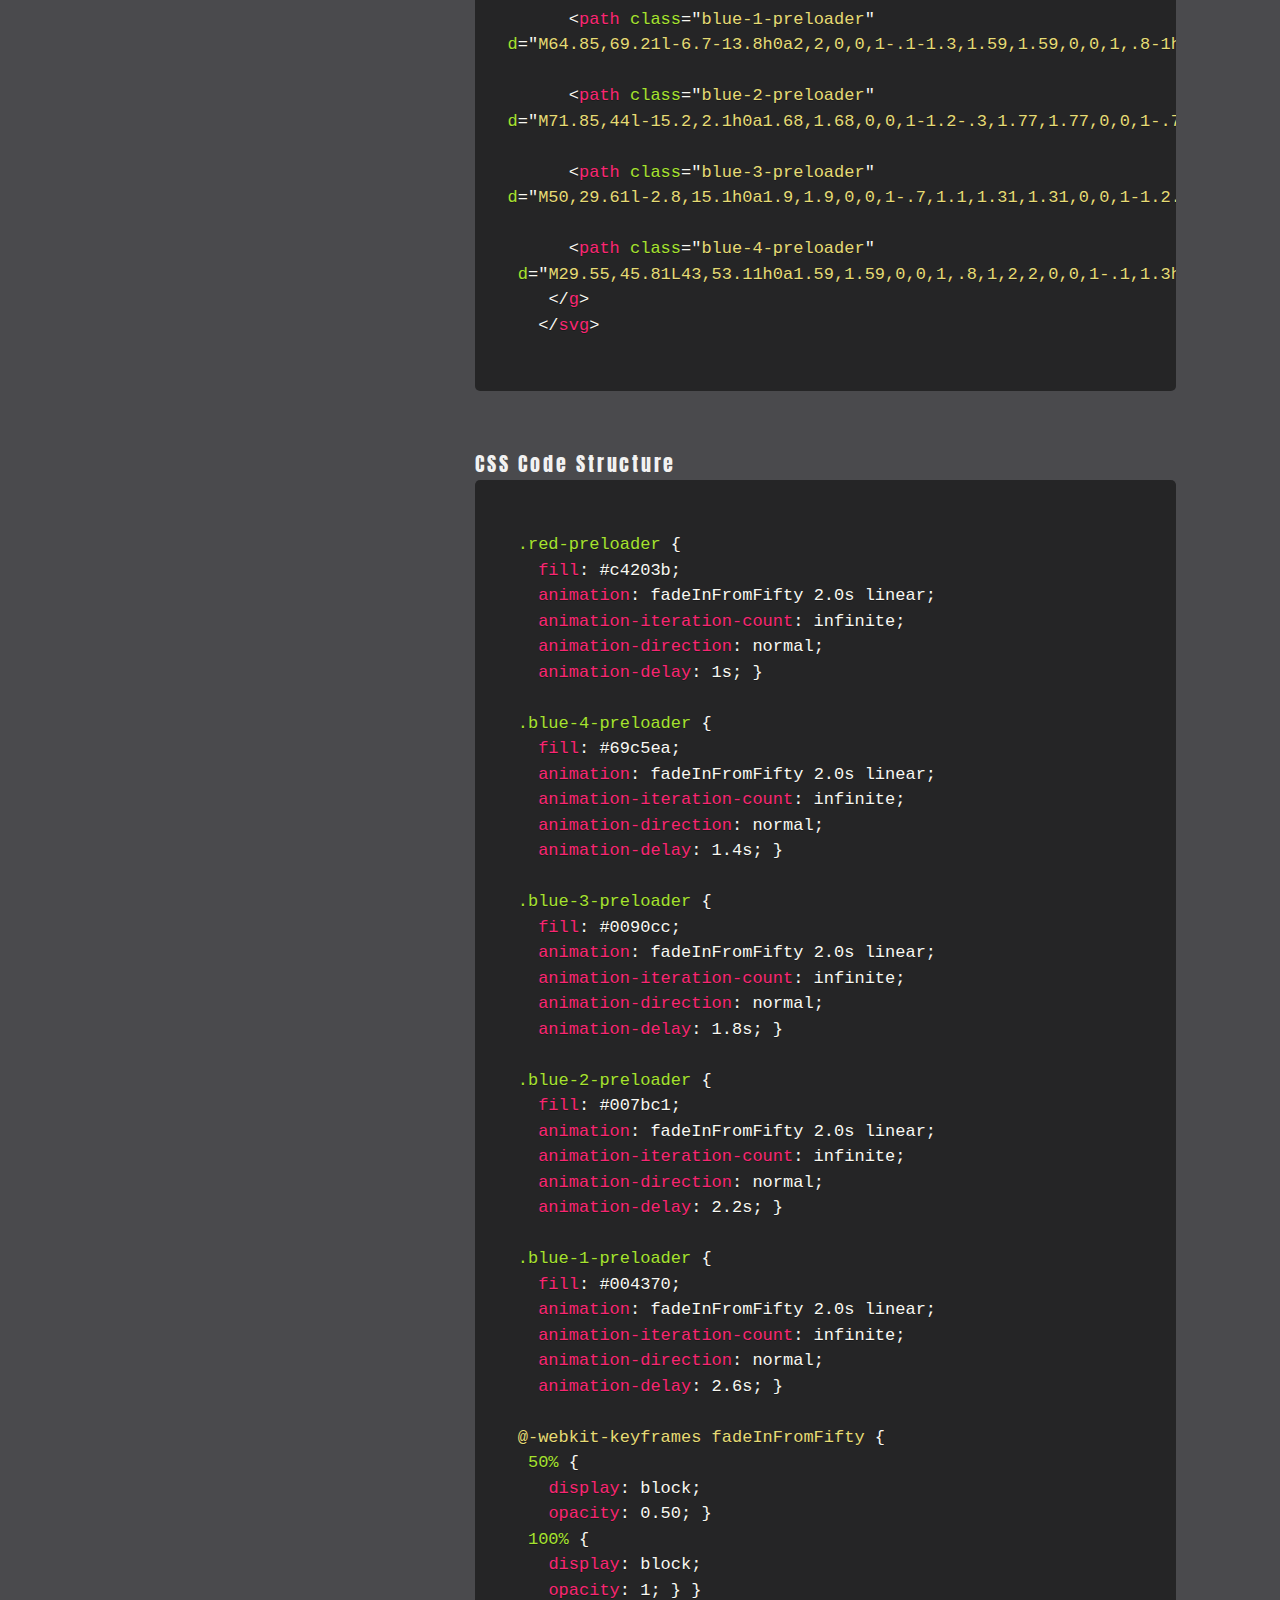
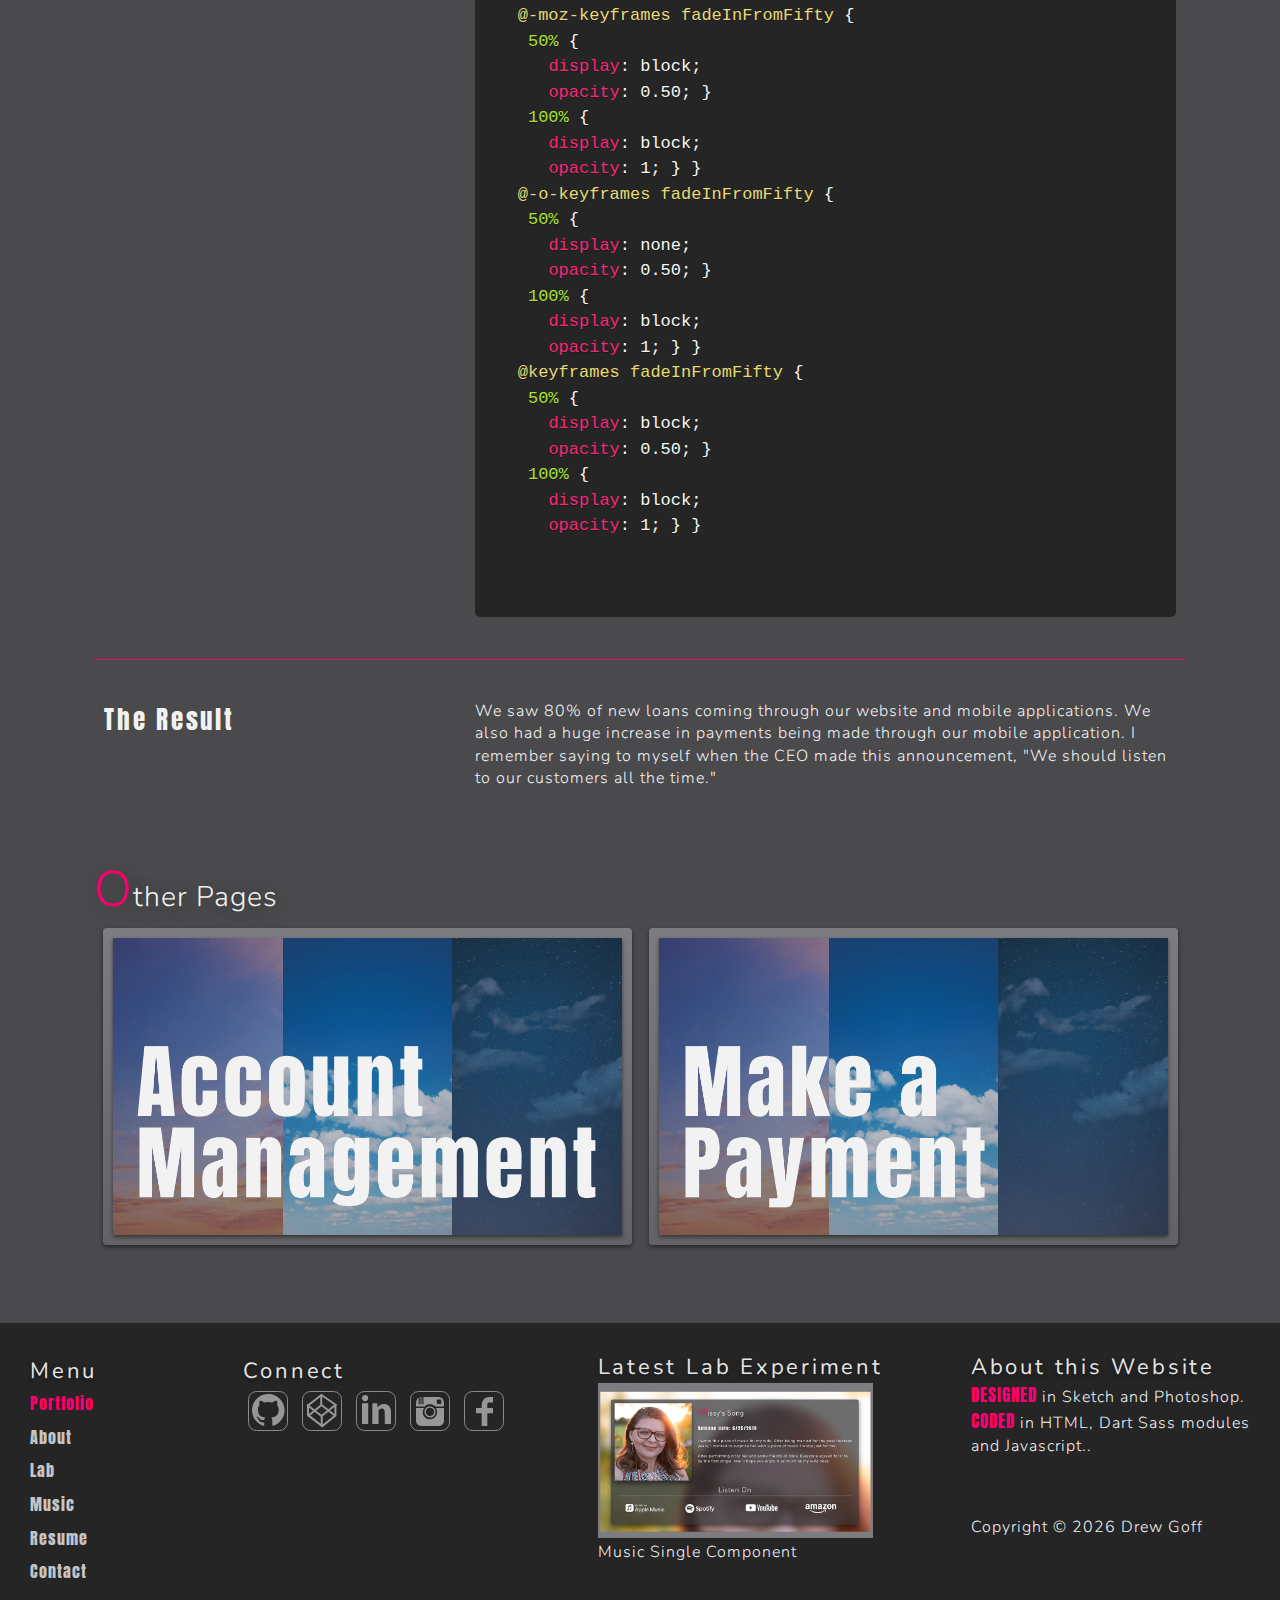
<file: onemain-mobile.html>
<!DOCTYPE html>
<html lang="en">
	<head>

	  <!-- Meta Tags
	  –––––––––––––––––––––––––––––––––––––––––––––––––– -->
	   <meta charset="UTF-8">
	   <meta http-equiv="X-UA-Compatible" content="IE=edge">
	   <meta name="viewport" content="width=device-width, initial-scale=1, maximum-scale=1">
	   <meta name="description" content="The Onemain Mobile portfolio page of Design Technologist Drew Goff">
	   <meta name="keywords" content="Design Technologist, design technologist, Drew Goff, drew goff, Indianapolis, Westfield, Peoria, Virgina, Washington DC">
	   <meta name="author" content="Drew Goff">

	   <title>Drew Goff Portfolio: OneMain Mobile</title>

	  <!-- Global site tag (gtag.js) - Google Analytics
	  –––––––––––––––––––––––––––––––––––––––––––––––––– -->
	    <script async src="https://www.googletagmanager.com/gtag/js?id=UA-132143241-1"></script>
		<script>
		  window.dataLayer = window.dataLayer || [];
		  function gtag(){dataLayer.push(arguments);}
		  gtag('js', new Date());
		
		  gtag('config', 'UA-132143241-1');
		</script>

	  <!-- SMACSS & OOCSS Style sheet
	  –––––––––––––––––––––––––––––––––––––––––––––––––– -->
	  <link rel="stylesheet" href="css/dg__module-styles.css">			         
	   	   	   
	</head>

	<body class="preload-transitions">
	 	 
	 <header>     
	  <section>
	      
	   <nav class="desktop-nav-container">
	 
	    <!--==============================
	       Logo for desktop and mobile 
	    ===============================--> 
	    <div aria-label="Where the logo and title is" class="desktop-nav-item">
	     <a href="index.html">
	      <div id="logo">
		   <div id="name">DREW GOFF</div> 
		   <div id="title">Design Technologist</div>
	      </div> 
	     </a>
	    </div>
	  
     	<!--==============================
	         Desktop navigation menu 
	    ===============================-->
	    <div aria-label="Desktop navigation menu" class="desktop-nav-item">
	     <nav class="desktop-nav">
		  <ul> 
		   <li><a class="top-nav" href="index.html">Portfolio</a></li>
		   <li><a class="top-nav" href="about.html">About</a></li>
		   <li><a class="top-nav" href="lab.html">Lab</a></li>	
		   <li><a class="top-nav" href="music.html">Music</a></li>	
		   <li><a class="top-nav" href="resume.html">Resume</a></li>
		   <li><a class="top-nav" href="contact.html">Contact</a></li>
		  </ul>
	     </nav>
	    </div>
  
     	<!--==============================
	      Mobile navigation menu toggle
	    ===============================-->
	    <div aria-label="Mobile navigation menu toggle" class="mobile-nav">
		 <div id="toggle">
		  <div class="bar1"></div>
		  <div class="bar2"></div>
		  <div class="bar3"></div>
		  <div class="ham-title">Menu</div>
		 </div>
	    </div>
	   
	   </nav>

	  </section>
	 </header>
   	
      <!--==============================
	    Mobile navigation menu tiles
	  ===============================-->
	  <nav aria-label="mobile navigation menu titles" class="hiddenMenu" id="dropDownMenu" >   	   
	   <div class="mobile-flex-container">

		<a class="mobile-flex-item" href="index.html">	 
		 <img src="images/icons/portfolio-icon.svg" class="img-responsive-centered" alt="suitcase" width="85" height="70">
		 <p class="active-link">Portfolio</p>
		</a>
	
		<a class="mobile-flex-item" href="about.html">	
		 <img src="images/icons/about-icon.svg" class="img-responsive-centered" alt="about-icon" width="85" height="70">
		 <p class="white-link">About</p>
		</a>

		<a class="mobile-flex-item" href="lab.html">			 
		 <img src="images/icons/lab-icon.svg" class="img-responsive-centered" alt="lab" width="85" height="70">		
		 <p class="white-link">Lab</p>
		</a>

		<a class="mobile-flex-item" href="music.html">			 
		 <img src="images/icons/music-logo.svg" class="img-responsive-centered" alt="music" width="85" height="70">		
		 <p class="white-link">Music</p>
		</a>
		
		<a class="mobile-flex-item" href="resume.html">	 
		 <img src="images/icons/resume-icon.svg" class="img-responsive-centered"  alt="resume-icon" width="85" height="70">		 
		 <p class="white-link">Resume</p>
		</a>		

		<a class="mobile-flex-item" href="contact.html">	 
		 <img src="images/icons/contact-icon.svg" class="img-responsive-centered" alt="contact-icon" width="85" height="70">
		 <p class="white-link">Contact</p>
		</a>	
	
	   </div>
	  </nav>
	 
	
	 <main aria-label="When the content begins">
	
	 	 	   
	  <section>
	   
	   
	   <!--Section 1: Intro-->
	   <article>
	    
	    <div class="title-area">
	     <h1 class="accent">OneMain Mobile</h1>
	     <p>Account management mobile application</p>
	    </div>
	    
	    <div class="content-area">
		 <figure>
		  <img src="images/onemain-mobile/mobile-portfolio-preview.png" alt="mobile-portfolio-preview" width="1560" height="920">
		 </figure>
	    </div>
	    
	   </article>
	   	  
	   	   	
	   <!--Section 2: The Problem-->   	   
	   <article>
	    
	    <div class="title-area">
	     <h2>The Problem</h2>
	    </div>
	    
	    <div class="content-area">
		 <p>
		  We had a growing number of customers that wanted to manage their loan accounts on a phone or tablet. So we decided to create a mobile application that would allow account management on their phone or tablet.
		 </p>
	    </div>
	    
	   </article>
	   
	   
	   <!--Section 3: Research & Wireframes-->    	 
	   <article>
	    
	    <div class="title-area">
	     <h2>The Solution:</h2>
	     <h1 class="accent">Research & Wireframes</h1>
	    </div>
	    
	    <div class="content-area">
		
		 <p>
		  We reviewed some of the customer complaints, studied google analytics, and looked at the heat maps. We found that 81% of our users were going to our website to pay their bills. So we wanted to make a mobile app that focused directly on what most of our customers wanted….to pay their bill.
		 </p>
		 
		 <br><br>
		 
		 <p>
		  Being a large company and generating revenue from our department, we also wanted to create a possibility to get approval for a loan right from their phone. This would allow us to make it, so customers did not have to always go into the storefronts. So, the first step of the process is that Tara Blessinger (my UX partner) and I began to create mockup wireframes to show to the stakeholders.
		 </p>
	    </div>

		<figure>
		 <img src="images/onemain-mobile/onemain-mobile-wireframes.png" alt="onemain-mobile-wireframes" width="2000" height="1670">
		</figure>
	    
	   </article>
	   



	   <!--Section 4: Design-->  	   	 
	   <article>
	    
	    <div class="title-area">
	     <h2>The Solution:</h2>
	     <h1 class="accent">Design</h1>
	    </div>
	    
	    <div class="content-area">
		
		 <p>
		  We had a clean, professional interface that tested with a couple of users who knew exactly where to click and how to navigate the application. But many people hinted at the lack of uniqueness and that it was just like all of the other banking apps.
		 </p>
		 
		 <br><br>
		 
		 <p>
		  So, one day I worked a very long day. I arrived at 5:30 and stared out my window of the high rise building I was working in. I watched the sunrise over the downtown buildings and the Ohio River. It was a day of meeting deadlines, and I pretty much worked through lunch at my desk. All the way to sunset. It hit me around nighttime when I saw the same scene from my window change throughout the day. We could incorporate a background to our app that would reflect the time of day when the user was using the app. This would especially be important during the evening hours, where the app would be used in bed with reduced brightness to the user. So I worked with engineer Michael Thompson to recreate my simple if or else Javascript statement into our Angular JS app based upon the time of day the background changes.
		 </p>
		 
	    </div>

	   <figure>
	
	    <img src="images/onemain-mobile/login.png" alt="login" width="2000" height="3460">
	
	   </figure>


	    
	   </article>	
	   
 


	   <!--Section 5: Coding-->  	   	 
	   <article>
	    
	    <div class="title-area">
	     <h2>The Solution:</h2>
	     <h1 class="accent">Coding</h1>
	    </div>
	    
	    <div class="content-area">
		 
		 <p>
		  While my role was 80%, the UX Designer on this project did not mean I could not do any coding. When the two engineers on the team asked if I could design a unique pre-loader for OneMain, I leaped on the opportunity to do it. After several doodles on my notepad, I came up with the idea of animating the logo's opacity in a circle.
		 </p>
		 
		 <br><br>

		  <div class="full-column">	
		  <div class="row">
			  
		   <div class="column-a">
    
    		   <svg width="108" height="104" viewBox="0 0 73.48 70.01">			
		     <g id="logo-animation">
		      <path class="red-preloader" d="M38.75,70.31l11.1-10.6h0a1.69,1.69,0,0,1,2.4,0h0l11,10.6a4,4,0,0,1,1.2,2.7v11.9a1.67,1.67,0,0,1-1.7,1.6H39.25a1.67,1.67,0,0,1-1.7-1.6V73a4.17,4.17,0,0,1,1.2-2.7h0Z" transform="translate(-14.26 -16.49)"/>
		
		      <path class="blue-1-preloader" 
		d="M64.85,69.21l-6.7-13.8h0a2,2,0,0,1-.1-1.3,1.59,1.59,0,0,1,.8-1h0l13.5-7.3a4.42,4.42,0,0,1,3-.3l11.3,3.7a1.68,1.68,0,0,1,1,2.1l-7.3,22.4a1.58,1.58,0,0,1-2,1.1l-11.3-3.7a4.07,4.07,0,0,1-2.2-1.9h0Z" transform="translate(-14.26 -16.49)"/>
		
		      <path class="blue-2-preloader" 
		d="M71.85,44l-15.2,2.1h0a1.68,1.68,0,0,1-1.2-.3,1.77,1.77,0,0,1-.7-1.1h0l-2.8-15.1a4.16,4.16,0,0,1,.6-2.9l7-9.6a1.69,1.69,0,0,1,2.3-.3L81,30.71a1.72,1.72,0,0,1,.4,2.3l-7,9.6a4.45,4.45,0,0,1-2.5,1.4h0Z" transform="translate(-14.26 -16.49)"/>
		
		      <path class="blue-3-preloader" 
		d="M50,29.61l-2.8,15.1h0a1.9,1.9,0,0,1-.7,1.1,1.31,1.31,0,0,1-1.2.3h0L30.15,44a4.61,4.61,0,0,1-2.6-1.5l-7-9.6a1.74,1.74,0,0,1,.4-2.3l19.2-13.8a1.7,1.7,0,0,1,2.3.3l7,9.6a4.16,4.16,0,0,1,.6,2.9h0Z" transform="translate(-14.26 -16.49)"/>
		
		      <path class="blue-4-preloader" 
		 d="M29.55,45.81L43,53.11h0a1.59,1.59,0,0,1,.8,1,2,2,0,0,1-.1,1.3h0l-6.6,13.8a4.73,4.73,0,0,1-2.2,2l-11.3,3.7a1.58,1.58,0,0,1-2-1.1l-7.3-22.5a1.68,1.68,0,0,1,1-2.1l11.3-3.7a4.86,4.86,0,0,1,2.9.3h0Z" transform="translate(-14.26 -16.49)"/>
		    </g>
		   </svg>
    
		  </div>
		  
		  <div class="column-b">
		   <p class="onemain-ani-title">The <br> <span class="emphasis">P</span>reloader</p>
		  </div>
		  
		</div><!--row-->
	   </div><!--full-column-->
		  		  
		 <br><br>
		 <h3>HTML & SVG Code</h3>
		 <pre>
		  <code class="language-xml">
		   <xmp>
		   <svg width="108" height="104" viewBox="0 0 73.48 70.01">		
			     <g id="logo-animation">
			      <path class="red-preloader" d="M38.75,70.31l11.1-10.6h0a1.69,1.69,0,0,1,2.4,0h0l11,10.6a4,4,0,0,1,1.2,2.7v11.9a1.67,1.67,0,0,1-1.7,1.6H39.25a1.67,1.67,0,0,1-1.7-1.6V73a4.17,4.17,0,0,1,1.2-2.7h0Z" transform="translate(-14.26 -16.49)"/>
			
			      <path class="blue-1-preloader" 
			d="M64.85,69.21l-6.7-13.8h0a2,2,0,0,1-.1-1.3,1.59,1.59,0,0,1,.8-1h0l13.5-7.3a4.42,4.42,0,0,1,3-.3l11.3,3.7a1.68,1.68,0,0,1,1,2.1l-7.3,22.4a1.58,1.58,0,0,1-2,1.1l-11.3-3.7a4.07,4.07,0,0,1-2.2-1.9h0Z" transform="translate(-14.26 -16.49)"/>
			
			      <path class="blue-2-preloader" 
			d="M71.85,44l-15.2,2.1h0a1.68,1.68,0,0,1-1.2-.3,1.77,1.77,0,0,1-.7-1.1h0l-2.8-15.1a4.16,4.16,0,0,1,.6-2.9l7-9.6a1.69,1.69,0,0,1,2.3-.3L81,30.71a1.72,1.72,0,0,1,.4,2.3l-7,9.6a4.45,4.45,0,0,1-2.5,1.4h0Z" transform="translate(-14.26 -16.49)"/>
			
			      <path class="blue-3-preloader" 
			d="M50,29.61l-2.8,15.1h0a1.9,1.9,0,0,1-.7,1.1,1.31,1.31,0,0,1-1.2.3h0L30.15,44a4.61,4.61,0,0,1-2.6-1.5l-7-9.6a1.74,1.74,0,0,1,.4-2.3l19.2-13.8a1.7,1.7,0,0,1,2.3.3l7,9.6a4.16,4.16,0,0,1,.6,2.9h0Z" transform="translate(-14.26 -16.49)"/>
			
			      <path class="blue-4-preloader" 
			 d="M29.55,45.81L43,53.11h0a1.59,1.59,0,0,1,.8,1,2,2,0,0,1-.1,1.3h0l-6.6,13.8a4.73,4.73,0,0,1-2.2,2l-11.3,3.7a1.58,1.58,0,0,1-2-1.1l-7.3-22.5a1.68,1.68,0,0,1,1-2.1l11.3-3.7a4.86,4.86,0,0,1,2.9.3h0Z" transform="translate(-14.26 -16.49)"/>
			    </g>
			   </svg></xmp>
		  </code>
		 </pre>
		 
		 <br><br>
		 <h3>CSS Code Structure</h3>	  
	     <pre>
		  <code class="language-css">   
			
			 .red-preloader {
			   fill: #c4203b;
			   animation: fadeInFromFifty 2.0s linear;
			   animation-iteration-count: infinite;
			   animation-direction: normal;
			   animation-delay: 1s; }
			
			 .blue-4-preloader {
			   fill: #69c5ea;
			   animation: fadeInFromFifty 2.0s linear;
			   animation-iteration-count: infinite;
			   animation-direction: normal;
			   animation-delay: 1.4s; }
			
			 .blue-3-preloader {
			   fill: #0090cc;
			   animation: fadeInFromFifty 2.0s linear;
			   animation-iteration-count: infinite;
			   animation-direction: normal;
			   animation-delay: 1.8s; }
			
			 .blue-2-preloader {
			   fill: #007bc1;
			   animation: fadeInFromFifty 2.0s linear;
			   animation-iteration-count: infinite;
			   animation-direction: normal;
			   animation-delay: 2.2s; }
			
			 .blue-1-preloader {
			   fill: #004370;
			   animation: fadeInFromFifty 2.0s linear;
			   animation-iteration-count: infinite;
			   animation-direction: normal;
			   animation-delay: 2.6s; }
			
			 @-webkit-keyframes fadeInFromFifty {
			  50% {
			    display: block;
			    opacity: 0.50; }
			  100% {
			    display: block;
			    opacity: 1; } }
			 @-moz-keyframes fadeInFromFifty {
			  50% {
			    display: block;
			    opacity: 0.50; }
			  100% {
			    display: block;
			    opacity: 1; } }
			 @-o-keyframes fadeInFromFifty {
			  50% {
			    display: none;
			    opacity: 0.50; }
			  100% {
			    display: block;
			    opacity: 1; } }
			 @keyframes fadeInFromFifty {
			  50% {
			    display: block;
			    opacity: 0.50; }
			  100% {
			    display: block;
			    opacity: 1; } }	
			  
		  </code>
		 </pre>
		 
	    </div>


	    
	   </article>	
	   



	   <!--Section 6: The Result-->  
	   <article class="no-underline">
	    
	    <div class="title-area">
	     <h2>The Result</h2>
	    </div>
	    
	    <div class="content-area">
		
		 <p>
		  We saw 80% of new loans coming through our website and mobile applications. We also had a huge increase in payments being made through our mobile application. I remember saying to myself when the CEO made this announcement, "We should listen to our customers all the time."
		 </p>
	    </div>

	   <figure>
	   	 
	   </figure>
	    
	   </article>
	   

	   <article class="no-underline">	
		
		<h1 class="accent">Other Pages</h1>
		
		 <div class="portfolio-wrapper">
					 		 	 
		  <div class="portfolio-item">
		   <div class="portfolio-card">
			<div class="otherPages" data-modal="modalOne">		
			 <img src="images/onemain-mobile/onemain-account-management-preview.png" class="img-responsive-centered shadow" alt="onemain-account-management-preview" width="1000" height="584">
			</div>			
		   </div>
		  </div>

		  <div class="portfolio-item">
		   <div class="portfolio-card">
			<div class="otherPages" data-modal="modalTwo">		
			 <img src="images/onemain-mobile/onemain-make-a-payment-preview.png" class="img-responsive-centered shadow"  alt="make-a-payment" width="1000" height="584">
			</div>			
		   </div>
		  </div>
				
	 	</div><!--portfolio-wrapper-->
		

		<div id="modalOne" class="modal">
		  <div class="modal-content">
		    <div class="contact-form">
			
			  <div class="modal-title">Account Management</div>
		      	
		      	<div class="float-right close-button">  
				 <div class="exit-container">	  
				  <img src="images/icons/close-button.svg" alt="close-button" width="40" height="40" ><div class="exit-title">Close</div>
				 </div><!--exit-container-->
				</div><!--close-button-->

		      <img src="images/onemain-mobile/account-management.png" alt="account-management" width="2000" height="3400">
		
		    </div>
		  </div>
		</div>		

		<div id="modalTwo" class="modal">
		  <div class="modal-content">
		    <div class="contact-form">
			
			  <div class="modal-title">Make a Payment</div>
			  
		      	<div class="float-right close-button">  
				 <div class="exit-container">	  
				  <img src="images/icons/close-button.svg" alt="close-button" width="40" height="40" ><div class="exit-title">Close</div>
				 </div><!--exit-container-->
				</div><!--close-button-->		
		
		      <img src="images/onemain-mobile/make-a-payment.png" alt="make-a-payment" width="2000" height="3400">
		
		    </div>
		  </div>
		</div>

	   </article>
   	   	   		   	  	    
	  </section>
	 </main>

	
	 <footer>
	  <section>
		
	   <div class="flexFooter-container">
	    
	    
	    <div class="flexFooter-item">
		 <div class="footer-title">Menu</div>
		  <ul>
		   <li><a class="footer-menu-active" href="index.html">Portfolio</a></li>
		   <li><a class="footer-menu" href="about.html">About</a></li>
		   <li><a class="footer-menu" href="lab.html">Lab</a></li>
		   <li><a class="footer-menu" href="music.html">Music</a></li>
		   <li><a class="footer-menu" href="resume.html">Resume</a></li>
		   <li><a class="footer-menu" href="contact.html">Contact</li>
		  </ul>
	    </div>


	    <div class="flexFooter-item">
		 <div class="footer-title">Connect</div>	 
		  <a href="https://github.com/drewgoff"><img src="images/social-media/github.svg" class="social-icon" alt="github" width="40" height="40"></a> 
		  <a href="https://codepen.io/drew_goff/#"><img src="images/social-media/codepen.svg" class="social-icon" alt="codepen" width="40" height="40"></a>
		  <a href="https://www.linkedin.com/in/drew-goff-916779b/"><img src="images/social-media/linkedin.svg" class="social-icon" alt="linkedin" width="40" height="40"></a>
		  <a href="https://www.instagram.com/drew.goff.81/"><img src="images/social-media/instagram.svg" class="social-icon" alt="instagram" width="40" height="40"></a>
		  <a href="https://www.facebook.com/drew.goff.33"><img src="images/social-media/facebook.svg" class="social-icon" alt="facebook" width="40" height="40"></a>
	    </div> 	    
	    
	    
	    <div class="flexFooter-item">
		 <div class="footer-title">Latest Lab Experiment</div>
		 <div class="latest-lab">
		  <a href="lab.html">
		   <img src="images/lab/music-single-component.png" alt="Music Single Component" width="876" height="496" >
		  </a>
		 </div>
		 <p>Music Single Component</p>
	    </div>
	
	
	    <div class="flexFooter-item">
		 <div class="footer-title">About this Website</div>
		  <p> <strong>DESIGNED</strong> in Sketch and Photoshop.</p>
		  <br>
		  <p> <strong>CODED</strong> in HTML, Dart Sass modules<br>and Javascript..</p>
		  <br>
		  <br>
		  <br>
		  <p>Copyright &copy; <script>document.write(new Date().getFullYear())</script> Drew Goff</p>
	    </div>      
	   
	    
	   </div><!--flexFooter-container-->
		
	  </section>
	 </footer>


	 <!-- JavaScript
	 –––––––––––––––––––––––––––––––––––––––––––––––––– -->
	 <script src="js/dg-action.js"></script>
	 <script src="js/prism.js"></script>
	  
	   	 
	</body>
</html>
</file>
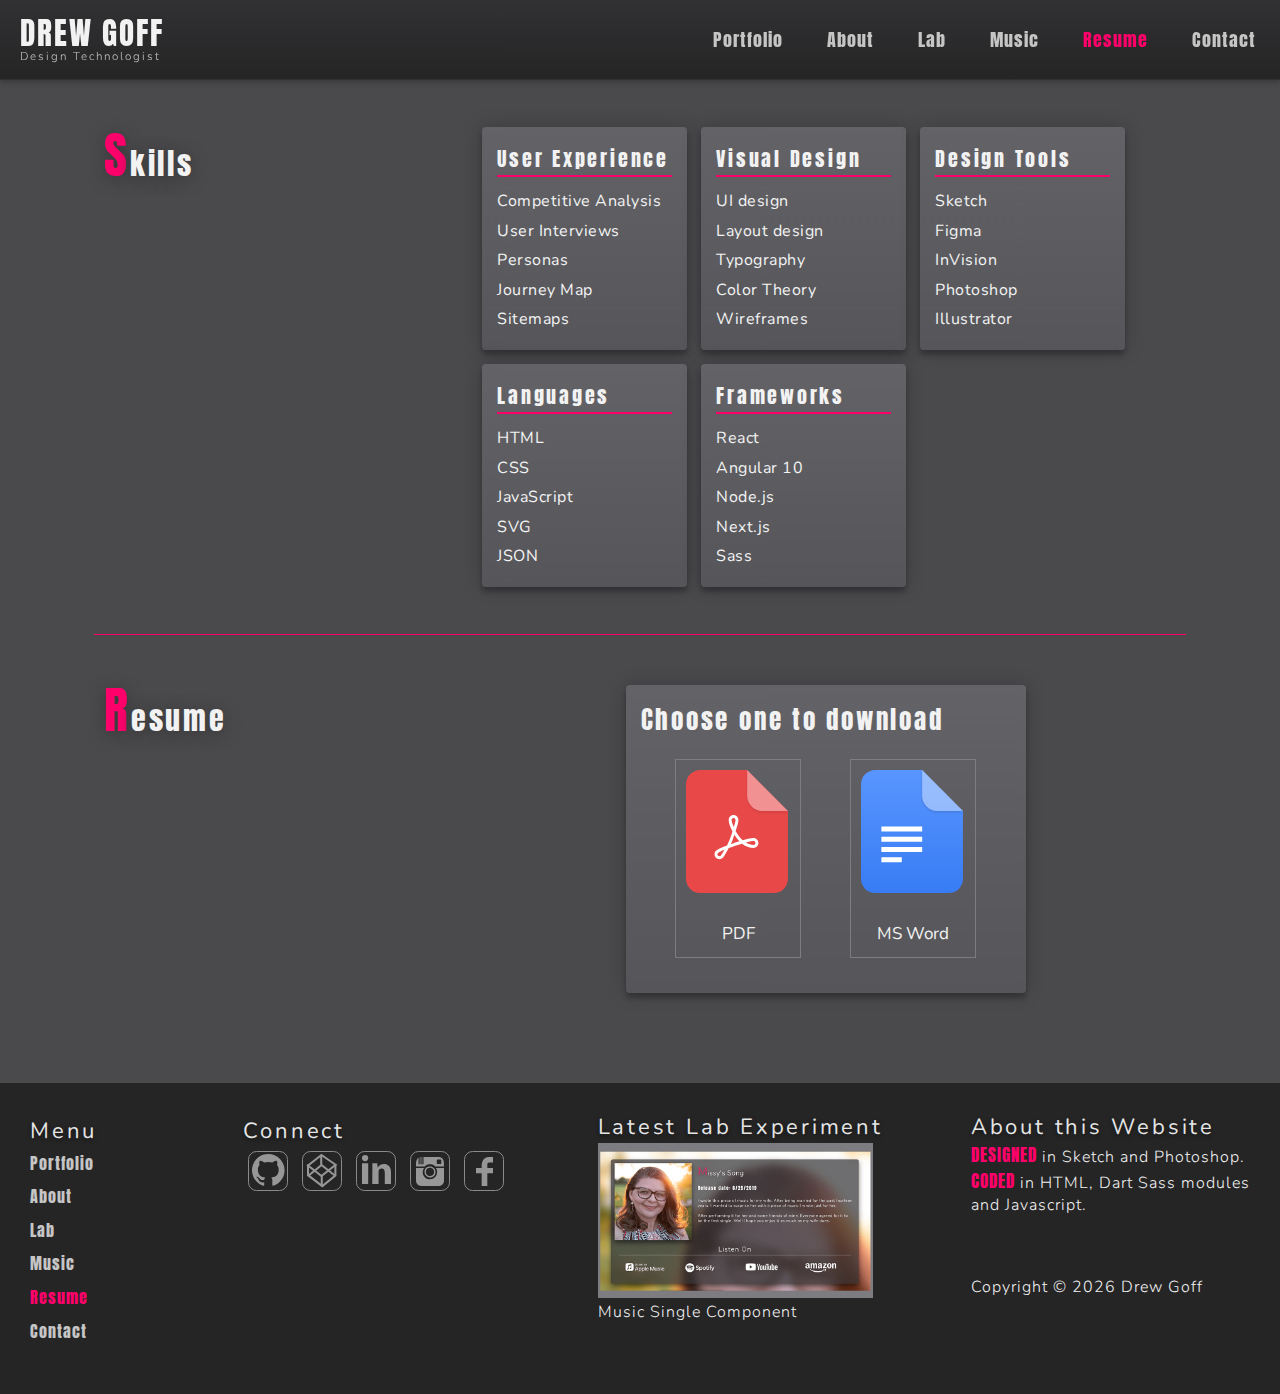
<file: resume.html>
<!DOCTYPE html>
<html lang="en">
	<head>

	  <!-- Meta Tags
	  –––––––––––––––––––––––––––––––––––––––––––––––––– -->
	   <meta charset="UTF-8">
	   <meta http-equiv="X-UA-Compatible" content="IE=edge">
	   <meta name="viewport" content="width=device-width, initial-scale=1, maximum-scale=1">
	   <meta name="description" content="The resume page of Design Technologist Drew Goff">
	   <meta name="keywords" content="Design Technologist, design technologist, Drew Goff, drew goff, Indianapolis, Westfield, Peoria, Virgina, Washington DC">
	   <meta name="author" content="Drew Goff">

	   <title>Drew Goff Resume</title>

	  <!-- Global site tag (gtag.js) - Google Analytics
	  –––––––––––––––––––––––––––––––––––––––––––––––––– -->
	    <script async src="https://www.googletagmanager.com/gtag/js?id=UA-132143241-1"></script>
		<script>
		  window.dataLayer = window.dataLayer || [];
		  function gtag(){dataLayer.push(arguments);}
		  gtag('js', new Date());
		
		  gtag('config', 'UA-132143241-1');
		</script>

	  <!-- SMACSS & OOCSS Style sheet
	  –––––––––––––––––––––––––––––––––––––––––––––––––– -->
	  <link rel="stylesheet" href="css/dg__module-styles.css">			         
	   	   	   
	</head>

	<body class="preload-transitions">
	 	 
	 <header>     
	  <section>
	      
	   <nav class="desktop-nav-container">
	 
	    <!--==============================
	       Logo for desktop and mobile 
	    ===============================--> 
	    <div aria-label="Where the logo and title is" class="desktop-nav-item">
	     <a href="index.html">
	      <div id="logo">
		   <div id="name">DREW GOFF</div> 
		   <div id="title">Design Technologist</div>
	      </div> 
	     </a>
	    </div>
	  
     	<!--==============================
	         Desktop navigation menu 
	    ===============================-->
	    <div aria-label="Desktop navigation menu" class="desktop-nav-item">
	     <nav class="desktop-nav">
		  <ul> 
		   <li><a class="top-nav" href="index.html">Portfolio</a></li>
		   <li><a class="top-nav" href="about.html">About</a></li>
		   <li><a class="top-nav" href="lab.html">Lab</a></li>	
		   <li><a class="top-nav" href="music.html">Music</a></li>	
		   <li><a class="top-nav active-link" href="resume.html">Resume</a></li>
		   <li><a class="top-nav" href="contact.html">Contact</a></li>
		  </ul>
	     </nav>
	    </div>
  
     	<!--==============================
	      Mobile navigation menu toggle
	    ===============================-->
	    <div aria-label="Mobile navigation menu toggle" class="mobile-nav">
		 <div id="toggle">
		  <div class="bar1"></div>
		  <div class="bar2"></div>
		  <div class="bar3"></div>
		  <div class="ham-title">Menu</div>
		 </div>
	    </div>
	   
	   </nav>

	  </section>
	 </header>
   	
      <!--==============================
	    Mobile navigation menu tiles
	  ===============================-->
	  <nav aria-label="mobile navigation menu titles" class="hiddenMenu" id="dropDownMenu" >   	   
	   <div class="mobile-flex-container">

		<a class="mobile-flex-item" href="index.html">	 
		 <img src="images/icons/portfolio-icon.svg" class="img-responsive-centered" alt="suitcase" width="85" height="70">
		 <p class="active-link">Portfolio</p>
		</a>
	
		<a class="mobile-flex-item" href="about.html">	
		 <img src="images/icons/about-icon.svg" class="img-responsive-centered" alt="about-icon" width="85" height="70">
		 <p class="white-link">About</p>
		</a>

		<a class="mobile-flex-item" href="lab.html">			 
		 <img src="images/icons/lab-icon.svg" class="img-responsive-centered" alt="lab" width="85" height="70">		
		 <p class="white-link">Lab</p>
		</a>

		<a class="mobile-flex-item" href="music.html">			 
		 <img src="images/icons/music-logo.svg" class="img-responsive-centered" alt="music" width="85" height="70">		
		 <p class="white-link">Music</p>
		</a>
		
		<a class="mobile-flex-item" href="resume.html">	 
		 <img src="images/icons/resume-icon.svg" class="img-responsive-centered"  alt="resume-icon" width="85" height="70">		 
		 <p class="white-link">Resume</p>
		</a>		

		<a class="mobile-flex-item" href="contact.html">	 
		 <img src="images/icons/contact-icon.svg" class="img-responsive-centered" alt="contact-icon" width="85" height="70">
		 <p class="white-link">Contact</p>
		</a>	
	
	   </div>
	  </nav>
	 
	
	 <main aria-label="When the content begins">
 
  	 	   
	  <section>
	
	   
	   <article>
	    
	    <div class="title-area">
		 <h1>Skills</h1>
	    </div><!--title-area-->
	    
	    <div class="content-area">
		 <div class="skills-container">  

	      <div class="skills-item">

		   <h3>User Experience</h3>  
		   <hr>
			<ul>
			 <li class="skills">Competitive Analysis</li>
			 <li class="skills">User Interviews</li>
			 <li class="skills">Personas</li>
			 <li class="skills">Journey Map</li>
			 <li class="skills">Sitemaps</li>
			</ul>
	
	      </div>

	      <div class="skills-item">

		   <h3>Visual Design</h3>  
		   <hr>
			<ul>
			 <li class="skills">UI design</li>
			 <li class="skills">Layout design</li>
			 <li class="skills">Typography</li>
			 <li class="skills">Color Theory</li>
			 <li class="skills">Wireframes</li>
			</ul>
	
	      </div>

		  <div class="skills-item">
			
		   <h3>Design Tools</h3>
		   <hr>
			<ul>
			 <li class="skills">Sketch</li>
			 <li class="skills">Figma</li>
			 <li class="skills">InVision</li>
			 <li class="skills">Photoshop</li>
			 <li class="skills">Illustrator</li>
			</ul>
			
		  </div>

		  <div class="skills-item">
		
		   <h3>Languages</h3>
		   <hr>
			<ul>
			 <li class="skills">HTML</li>
			 <li class="skills">CSS</li>
			 <li class="skills">JavaScript</li>
			 <li class="skills">SVG</li>
			 <li class="skills">JSON</li>
			</ul>
		
		  </div>

		  <div class="skills-item">
	
		   <h3>Frameworks</h3>  
		   <hr>
			<ul>
			 <li class="skills">React</li>
			 <li class="skills">Angular 10</li>
			 <li class="skills">Node.js</li>
			 <li class="skills">Next.js</li>
			 <li class="skills">Sass</li>
			</ul>
	
		  </div>
			 	   	   	      	       	      
	     </div><!--skills-container-->
	    </div><!--content-area-->
	    
	   </article>


	   <article class="no-underline">
	    
	    <div class="title-area">
		 <h1>Resume</h1>
	    </div><!--title-area-->
	    
	    <div class="content-area">
		 
		 <div class="resume-download-container">

		  <h2>Choose one to download</h2>

		   <div class="inner-resume-container">	  
		 		  
		    <a href="http://drewgoff.com/files/design-technologist__drew-goff.pdf"> 
		     <div class="inner-resume-item">
			  <img src="images/icons/pdf-icon.svg" class="img-responsive-centered" alt="pdf-icon" width="104" height="140" >
		       <br>
		       PDF
		     </div>
		    </a>

		    <a href="http://drewgoff.com/files/design-technologist__drew-goff.docx"> 
		     <div class="inner-resume-item">
			  <img src="images/icons/word-icon.svg" class="img-responsive-centered" alt="word-icon" width="104" height="140" >
		       <br>
		       MS Word
		     </div>
		    </a>		 
		  
		   </div>
		 </div>	

	    </div><!--content-area-->
	    
	   </article>
    
    
	  </section>	  
	 </main>

	  
	 <footer>
	  <section>
		
	   <div class="flexFooter-container">
	    
	    
	    <div class="flexFooter-item">
		 <div class="footer-title">Menu</div>
		  <ul>
		   <li><a class="footer-menu" href="index.html">Portfolio</a></li>
		   <li><a class="footer-menu" href="about.html">About</a></li>
		   <li><a class="footer-menu" href="lab.html">Lab</a></li>
		   <li><a class="footer-menu" href="music.html">Music</a></li>
		   <li><a class="footer-menu-active" href="resume.html">Resume</a></li>
		   <li><a class="footer-menu" href="contact.html">Contact</li>
		  </ul>
	    </div>


	    <div class="flexFooter-item">
		 <div class="footer-title">Connect</div>	 
		  <a href="https://github.com/drewgoff"><img src="images/social-media/github.svg" class="social-icon" alt="github" width="40" height="40"></a> 
		  <a href="https://codepen.io/drew_goff/#"><img src="images/social-media/codepen.svg" class="social-icon" alt="codepen" width="40" height="40"></a>
		  <a href="https://www.linkedin.com/in/drew-goff-916779b/"><img src="images/social-media/linkedin.svg" class="social-icon" alt="linkedin" width="40" height="40"></a>
		  <a href="https://www.instagram.com/drew.goff.81/"><img src="images/social-media/instagram.svg" class="social-icon" alt="instagram" width="40" height="40"></a>
		  <a href="https://www.facebook.com/drew.goff.33"><img src="images/social-media/facebook.svg" class="social-icon" alt="facebook" width="40" height="40"></a>
	    </div> 	    
	    
	    
	    <div class="flexFooter-item">
		 <div class="footer-title">Latest Lab Experiment</div>
		 <div class="latest-lab">
		  <a href="lab.html">
		   <img src="images/lab/music-single-component.png" alt="Music Single Component" width="876" height="496" >
		  </a>
		 </div>
		 <p>Music Single Component</p>
	    </div>
	
	
	    <div class="flexFooter-item">
		 <div class="footer-title">About this Website</div>
		  <p> <strong>DESIGNED</strong> in Sketch and Photoshop.</p>
		  <br>
		  <p> <strong>CODED</strong> in HTML, Dart Sass modules<br>and Javascript.</p>
		  <br>
		  <br>
		  <br>
		  <p>Copyright &copy; <script>document.write(new Date().getFullYear())</script> Drew Goff</p>
	     </div>     
	   
	    
	   </div><!--flexFooter-container-->
		
	  </section>
	 </footer>


	 <!-- JavaScript
	 –––––––––––––––––––––––––––––––––––––––––––––––––– -->
	 <script src="js/dg-action.js"></script>
	  
	   	 
	</body>
</html>
</file>
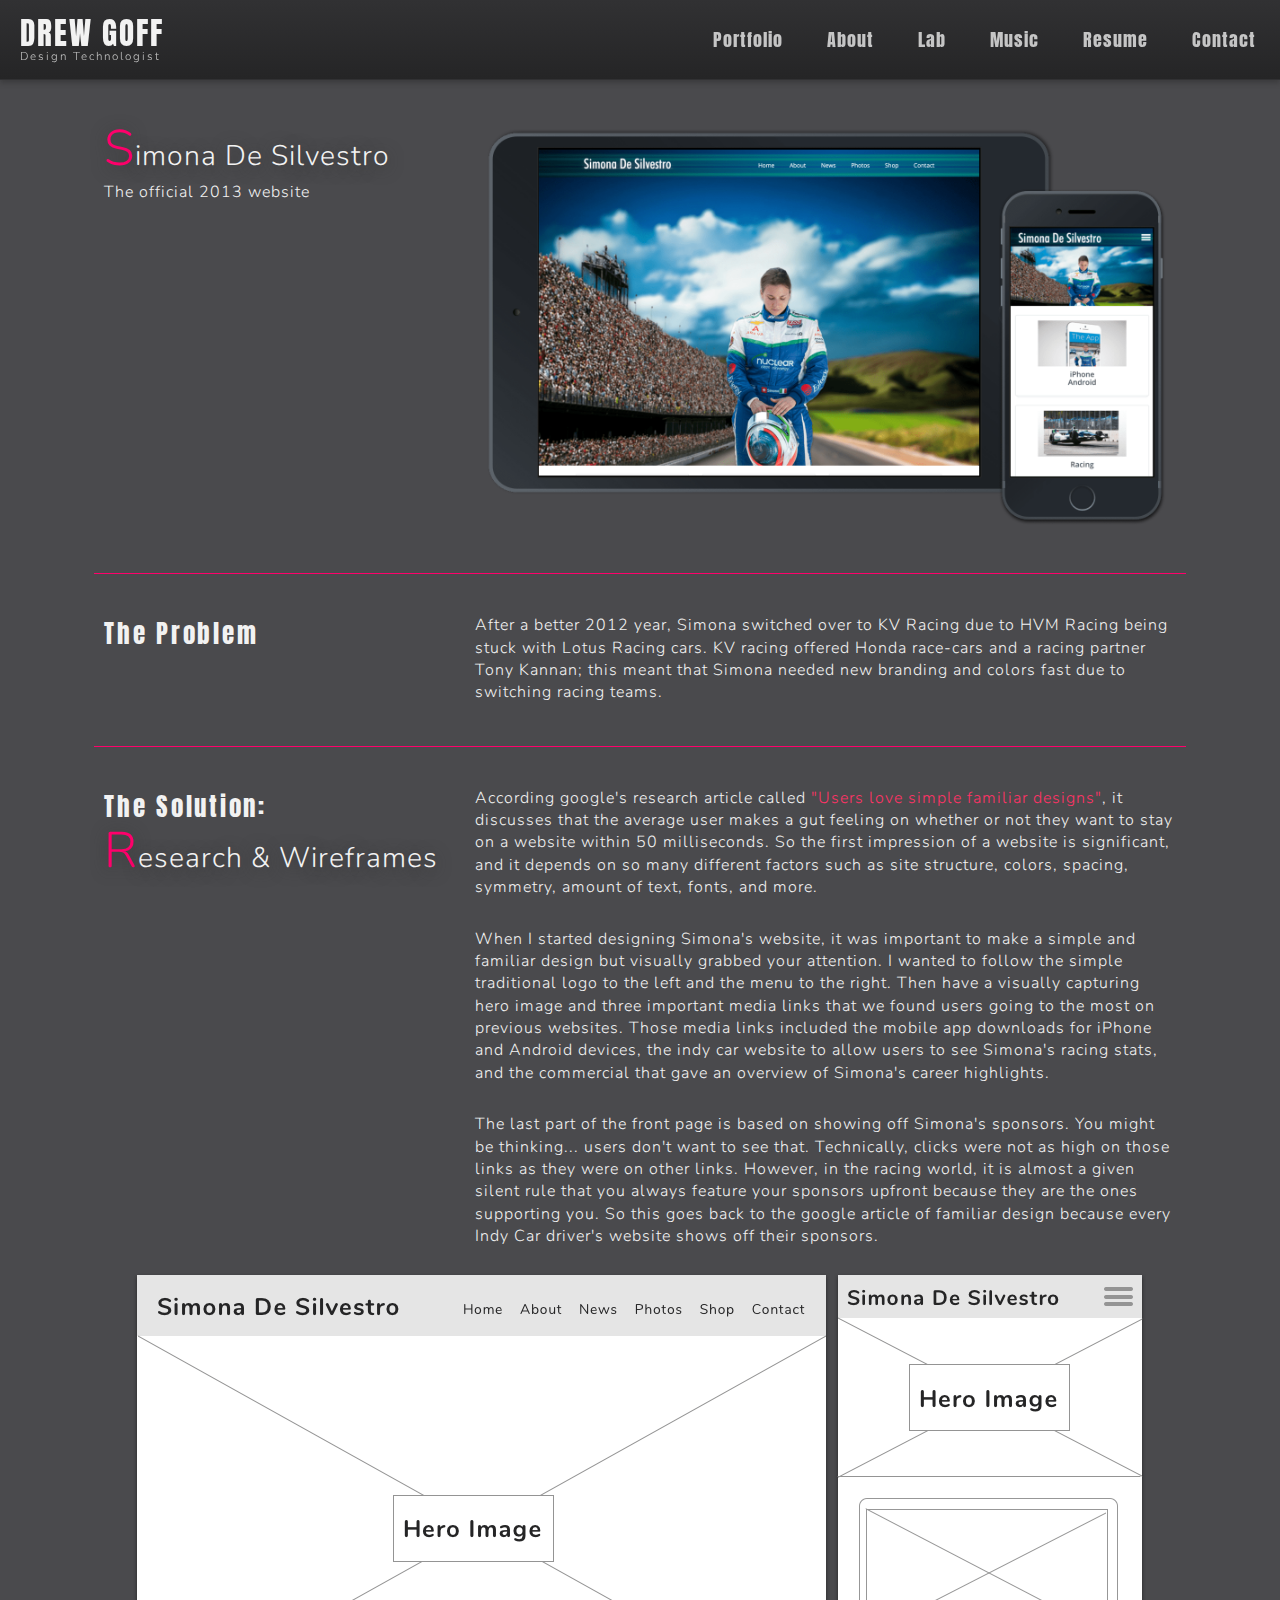
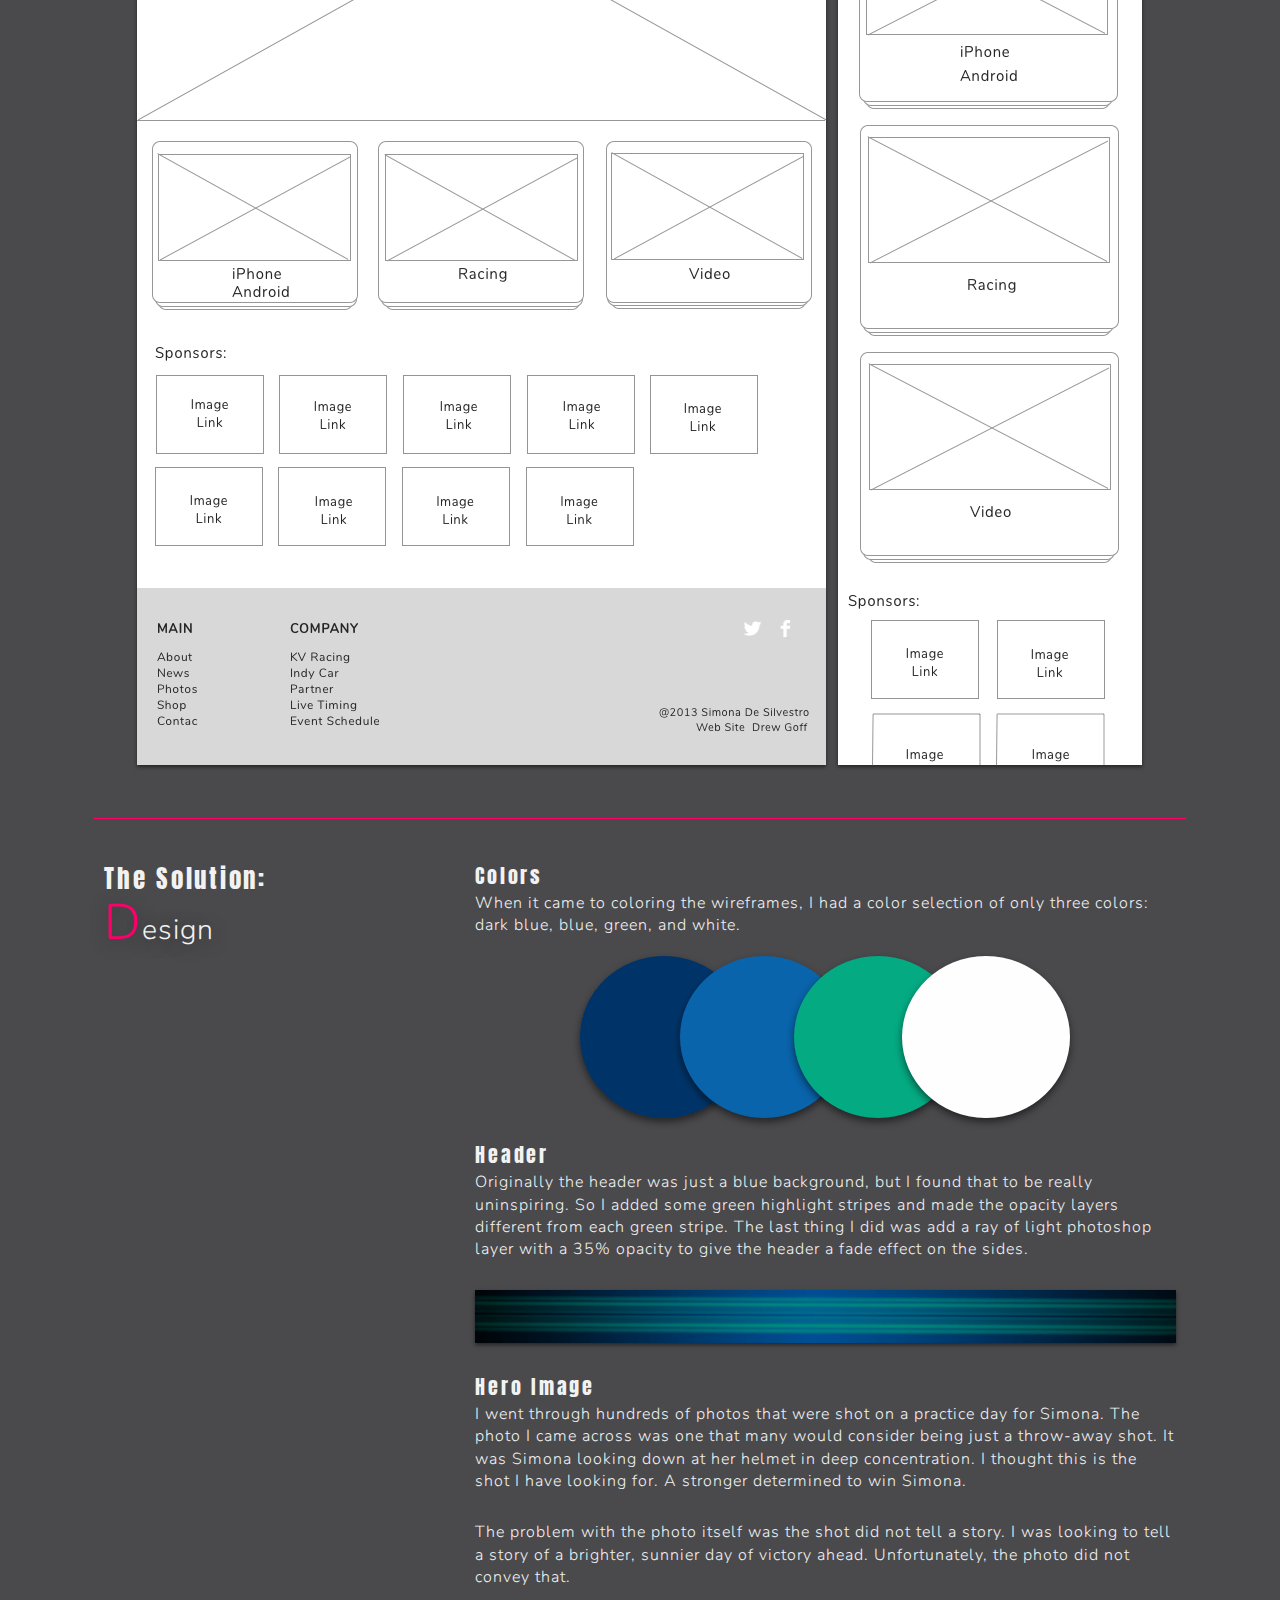
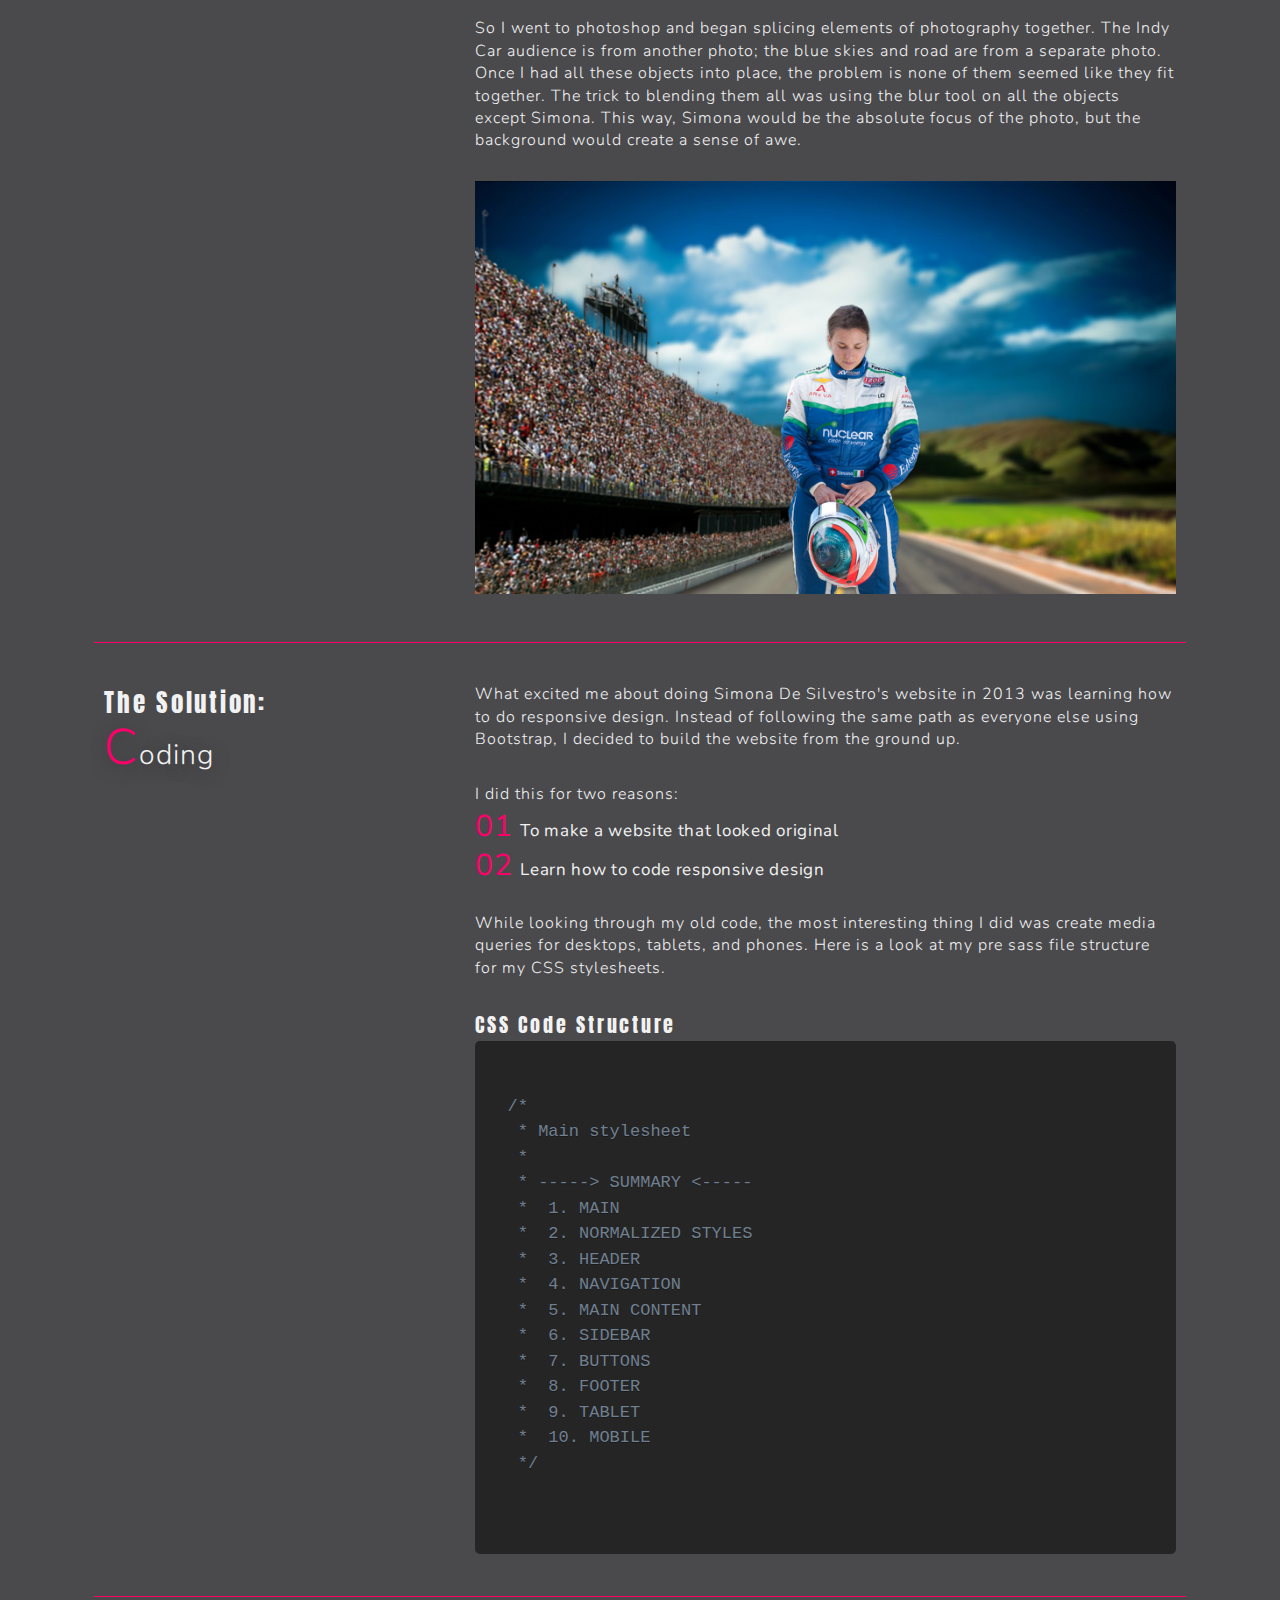
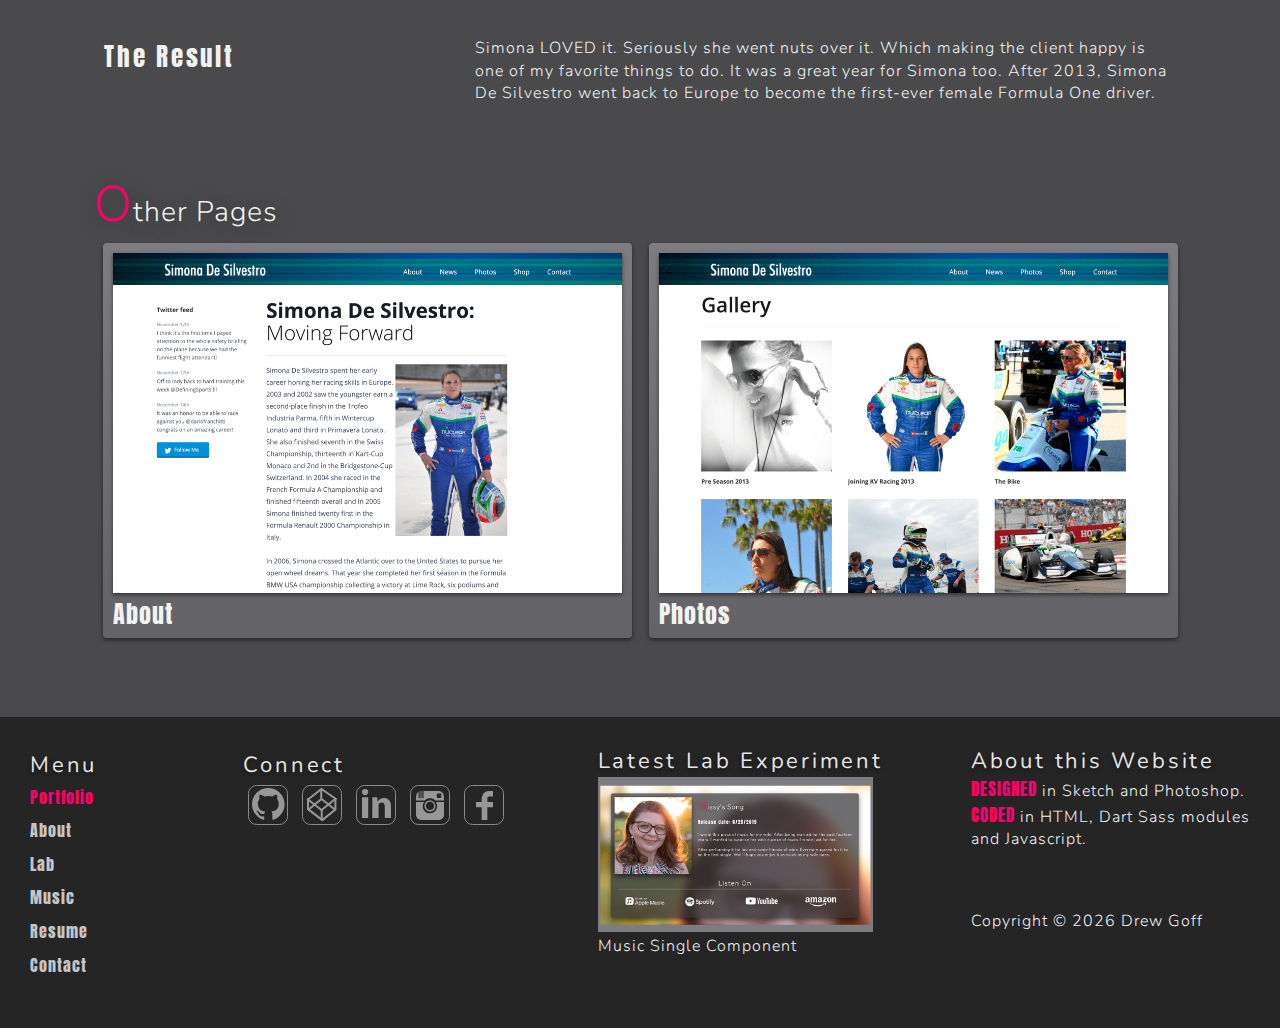
<file: simona-de-silvestro.html>
<!DOCTYPE html>
<html lang="en">
	<head>

	  <!-- Meta Tags
	  –––––––––––––––––––––––––––––––––––––––––––––––––– -->
	   <meta charset="UTF-8">
	   <meta http-equiv="X-UA-Compatible" content="IE=edge">
	   <meta name="viewport" content="width=device-width, initial-scale=1, maximum-scale=1">
	   <meta name="description" content="The Simona De Silvestro portfolio page of Design Technologist Drew Goff">
	   <meta name="keywords" content="Design Technologist, design technologist, Drew Goff, drew goff, Indianapolis, Westfield, Peoria, Virgina, Washington DC">
	   <meta name="author" content="Drew Goff">

	   <title>Drew Goff Portfolio: Simona De Silvestro 2013</title>

	  <!-- Global site tag (gtag.js) - Google Analytics
	  –––––––––––––––––––––––––––––––––––––––––––––––––– -->
	    <script async src="https://www.googletagmanager.com/gtag/js?id=UA-132143241-1"></script>
		<script>
		  window.dataLayer = window.dataLayer || [];
		  function gtag(){dataLayer.push(arguments);}
		  gtag('js', new Date());
		
		  gtag('config', 'UA-132143241-1');
		</script>

	  <!-- SMACSS & OOCSS Style sheet
	  –––––––––––––––––––––––––––––––––––––––––––––––––– -->
	  <link rel="stylesheet" href="css/dg__module-styles.css">	
	   	   	   
	</head>

	<body class="preload-transitions">
	 	 
	 <header>     
	  <section>
	      
	   <nav class="desktop-nav-container">
	 
	    <!--==============================
	       Logo for desktop and mobile 
	    ===============================--> 
	    <div aria-label="Where the logo and title is" class="desktop-nav-item">
	     <a href="index.html">
	      <div id="logo">
		   <div id="name">DREW GOFF</div> 
		   <div id="title">Design Technologist</div>
	      </div> 
	     </a>
	    </div>
	  
     	<!--==============================
	         Desktop navigation menu 
	    ===============================-->
	    <div aria-label="Desktop navigation menu" class="desktop-nav-item">
	     <nav class="desktop-nav">
		  <ul> 
		   <li><a class="top-nav" href="index.html">Portfolio</a></li>
		   <li><a class="top-nav" href="about.html">About</a></li>
		   <li><a class="top-nav" href="lab.html">Lab</a></li>	
		   <li><a class="top-nav" href="music.html">Music</a></li>	
		   <li><a class="top-nav" href="resume.html">Resume</a></li>
		   <li><a class="top-nav" href="contact.html">Contact</a></li>
		  </ul>
	     </nav>
	    </div>
  
     	<!--==============================
	      Mobile navigation menu toggle
	    ===============================-->
	    <div aria-label="Mobile navigation menu toggle" class="mobile-nav">
		 <div id="toggle">
		  <div class="bar1"></div>
		  <div class="bar2"></div>
		  <div class="bar3"></div>
		  <div class="ham-title">Menu</div>
		 </div>
	    </div>
	   
	   </nav>

	  </section>
	 </header>
   	
      <!--==============================
	    Mobile navigation menu tiles
	  ===============================-->
	  <nav aria-label="mobile navigation menu titles" class="hiddenMenu" id="dropDownMenu" >   	   
	   <div class="mobile-flex-container">

		<a class="mobile-flex-item" href="index.html">	 
		 <img src="images/icons/portfolio-icon.svg" class="img-responsive-centered" alt="suitcase" width="85" height="70">
		 <p class="active-link">Portfolio</p>
		</a>
	
		<a class="mobile-flex-item" href="about.html">	
		 <img src="images/icons/about-icon.svg" class="img-responsive-centered" alt="about-icon" width="85" height="70">
		 <p class="white-link">About</p>
		</a>

		<a class="mobile-flex-item" href="lab.html">			 
		 <img src="images/icons/lab-icon.svg" class="img-responsive-centered" alt="lab" width="85" height="70">		
		 <p class="white-link">Lab</p>
		</a>

		<a class="mobile-flex-item" href="music.html">			 
		 <img src="images/icons/music-logo.svg" class="img-responsive-centered" alt="music" width="85" height="70">		
		 <p class="white-link">Music</p>
		</a>
		
		<a class="mobile-flex-item" href="resume.html">	 
		 <img src="images/icons/resume-icon.svg" class="img-responsive-centered"  alt="resume-icon" width="85" height="70">		 
		 <p class="white-link">Resume</p>
		</a>		

		<a class="mobile-flex-item" href="contact.html">	 
		 <img src="images/icons/contact-icon.svg" class="img-responsive-centered" alt="contact-icon" width="85" height="70">
		 <p class="white-link">Contact</p>
		</a>	
	
	   </div>
	  </nav>
	 
	
	 <main aria-label="When the content begins">
	
 	 	   
	  <section>
	   
	   
	   <!--Section 1: Intro-->
	   <article>
	    
	    <div class="title-area">
	     <h1 class="accent">Simona De Silvestro</h1>
	     <p>The official 2013 website</p>
	    </div>
	    
	    <div class="content-area">
		 <img src="images/simona-de-silvestro/simona-portfolio-preview.png" class="img-responsive-centered" alt="simona-portfolio-preview" width="1560" height="920">
	    </div>
	    
	   </article>
	   	  
	   	   	
	   <!--Section 2: The Problem-->   	   
	   <article>
	    
	    <div class="title-area">
	     <h2>The Problem</h2>
	    </div>
	    
	    <div class="content-area">
		 <p>
		  After a better 2012 year, Simona switched over to KV Racing due to HVM Racing being stuck with Lotus Racing cars. KV racing offered Honda race-cars and a racing partner Tony Kannan; this meant that Simona needed new branding and colors fast due to switching racing teams.  
		 </p>
	    </div>
	    
	   </article>
	   
	   
	   <!--Section 3: Research & Wireframes-->    	 
	   <article>
	    
	    <div class="title-area">
	     <h2>The Solution:</h2>
	     <h1 class="accent">Research & Wireframes</h1>
	    </div>
	    
	    <div class="content-area">
		
		 <p>
		  According google's research article called <a href="https://ai.googleblog.com/2012/08/users-love-simple-and-familiar-designs.html">"Users love simple familiar designs"</a>, it discusses that the average user makes a gut feeling on whether or not they want to stay on a website within 50 milliseconds. So the first impression of a website is significant, and it depends on so many different factors such as site structure, colors, spacing, symmetry, amount of text, fonts, and more.
		 </p>
		 
		 <br><br>
		 
		 <p>
		  When I started designing Simona's website, it was important to make a simple and familiar design but visually grabbed your attention. I wanted to follow the simple traditional logo to the left and the menu to the right. Then have a visually capturing hero image and three important media links that we found users going to the most on previous websites. Those media links included the mobile app downloads for iPhone and Android devices, the indy car website to allow users to see Simona's racing stats, and the commercial that gave an overview of Simona's career highlights.
		 </p>	
		 
		 <br><br>
		 
		 <p>
		  The last part of the front page is based on showing off Simona's sponsors. You might be thinking... users don't want to see that. Technically, clicks were not as high on those links as they were on other links. However, in the racing world, it is almost a given silent rule that you always feature your sponsors upfront because they are the ones supporting you. So this goes back to the google article of familiar design because every Indy Car driver's website shows off their sponsors.
		 </p>	 
		 
	    </div>

	   <figure>
	    <img src="images/simona-de-silvestro/simona-wireframe.png" alt="simona-wireframe" width="1080" height="1200">
	   </figure>
	    
	   </article>
	   



	   <!--Section 4: Design-->  	   	 
	   <article>
	    
	    <div class="title-area">
	     <h2>The Solution:</h2>
	     <h1 class="accent">Design</h1>
	    </div>
	    
	    <div class="content-area">
		 
		 <h3>Colors</h3>
		 
		 <p>
		  When it came to coloring the wireframes, I had a color selection of only three colors: dark blue, blue, green, and white.
		 </p>
		 
		 <figure>
		  <img src="images/simona-de-silvestro/simona-colors.png"  class="img-responsive-centered" alt="simona-colors" width="536" height="200">
		 </figure>
		 
		 
		 <h3>Header</h3>
		 
		 <p>
		  Originally the header was just a blue background, but I found that to be really uninspiring. So I added some green highlight stripes and made the opacity layers different from each green stripe. The last thing I did was add a ray of light photoshop layer with a 35% opacity to give the header a fade effect on the sides.
		 </p>
		 
		 <br><br>
		 
		 <figure>
		  <img src="images/simona-de-silvestro/header-line-2.png" class="img-responsive-centered shadow" alt="header-line-2" width="1366" height="103">
		 </figure>
		 
		 <br>
		 
		 <h3>Hero Image</h3>

		 <p>
		  I went through hundreds of photos that were shot on a practice day for Simona. The photo I came across was one that many would consider being just a throw-away shot. It was Simona looking down at her helmet in deep concentration. I thought this is the shot I have looking for. A stronger determined to win Simona.
		 </p>

		 <br><br>
		 
		 <p>
		  The problem with the photo itself was the shot did not tell a story. I was looking to tell a story of a brighter, sunnier day of victory ahead. Unfortunately, the photo did not convey that.
		 </p>
		 
		 <br><br>
		 
		 <p>
		  So I went to photoshop and began splicing elements of photography together. The Indy Car audience is from another photo; the blue skies and road are from a separate photo. Once I had all these objects into place, the problem is none of them seemed like they fit together. The trick to blending them all was using the blur tool on all the objects except Simona. This way, Simona would be the absolute focus of the photo, but the background would create a sense of awe.
		 </p>	
		 
		  <br><br>
		 
		 <figure>
		  <img src="images/simona-de-silvestro/1440-simona.jpg" alt="1440-simona" width="1600" height="944">
		 </figure>	

	    </div>

	   <figure>
       
	   </figure>
	    
	   </article>	
	   
 


	   <!--Section 5: Coding-->  	   	 
	   <article>
	    
	    <div class="title-area">
	     <h2>The Solution:</h2>
	     <h1 class="accent">Coding</h1>
	    </div>
	    
	    <div class="content-area">
		
		 <p>
		  What excited me about doing Simona De Silvestro's website in 2013 was learning how to do responsive design. Instead of following the same path as everyone else using Bootstrap, I decided to build the website from the ground up. 
		 </p>

		 <br><br>
		 
		 <p> 
		  I did this for two reasons: 
		  
		  <ol>
		  <li>To make a website that looked original</li>
		  <li>Learn how to code responsive design</li>
		  </ol>
		 
		 </p>

		 <br>

		 <p>
		  While looking through my old code, the most interesting thing I did was create media queries for desktops, tablets, and phones. Here is a look at my pre sass file structure for my CSS stylesheets.
		 </p>
		 
		 <br><br>
		 
		 <h3>CSS Code Structure</h3>	
		  
	     <pre>
		  <code class="language-css">   
			
			/*
			 * Main stylesheet
			 *
			 * -----> SUMMARY <-----
			 *  1. MAIN
			 *  2. NORMALIZED STYLES
			 *  3. HEADER
			 *  4. NAVIGATION
			 *  5. MAIN CONTENT
			 *  6. SIDEBAR
			 *  7. BUTTONS
			 *  8. FOOTER
			 *  9. TABLET
			 *  10. MOBILE
			 */		
			  
		  </code>
		 </pre>
		 
	    </div>
	    
	   </article>	
	   
	   
	   <!--Section 6: The Result-->  
	   <article class="no-underline">
	    
	    <div class="title-area">
	     <h2>The Result</h2>
	    </div>
	    
	    <div class="content-area">
		
		 <p>
		  Simona LOVED it. Seriously she went nuts over it. Which making the client happy is one of my favorite things to do. It was a great year for Simona too. After 2013, Simona De Silvestro went back to Europe to become the first-ever female Formula One driver.
		 </p>
	    </div>

	   <figure>

	   </figure>
	    
	   </article>

	   
	   <article class="no-underline">	
		
		<h1 class="accent">Other Pages</h1>
		
		 <div class="portfolio-wrapper">
					 		 	 
		  <div class="portfolio-item">
		   <div class="portfolio-card">	 
			<div class="otherPages" data-modal="modalOne">
			 
			 <img src="images/simona-de-silvestro/simona-about-preview.png" class="img-responsive-centered shadow" alt="simona-about-preview" width="1000" height="668">
		    
			</div>
		   <h2>About</h2>
		  </div>
		  </div>
		
		  <div class="portfolio-item">
		   <div class="portfolio-card">
			<div class="otherPages" data-modal="modalTwo">
				
			 <img src="images/simona-de-silvestro/simona-photos-preview.png" class="img-responsive-centered shadow" alt="simona-photos-preview" width="1000" height="668">
		    
			</div>
			<h2>Photos</h2>
		   </div>
		  </div>
			
	 	</div><!--portfolio-wrapper-->
		
		<!-- modal windows-->		
		<div id="modalOne" class="modal">
		  <div class="modal-content">
		    <div class="contact-form">
			  
			  <div class="modal-title">About</div>  

		      <div class="float-right close-button">  
			   <div class="exit-container">	  
				 <img src="images/icons/close-button.svg" alt="close-button" width="40" height="40" ><div class="exit-title">Close</div>
			   </div><!--exit-container-->
			  </div><!--close-button-->

		      <img src="images/simona-de-silvestro/simona-about-full.png" alt="simona-about-full" width="2800" height="4200">
		    
		    </div>
		  </div>
		</div>

		<div id="modalTwo" class="modal">
		  <div class="modal-content">
		    <div class="contact-form">
			
			  <div class="modal-title">Photos</div>

		      <div class="float-right close-button">  
			   <div class="exit-container">	  
				 <img src="images/icons/close-button.svg" alt="close-button" width="40" height="40" ><div class="exit-title">Close</div>
			   </div><!--exit-container-->
			  </div><!--close-button-->

		      <img src="images/simona-de-silvestro/simona-photos-full.png" alt="simona-photos-full" width="2800" height="2928">
		
		    </div>
		  </div>
		</div>
		
	   </article>
	   
	   	   	   		   	  	    
	  </section>
	 </main>

	
	 <footer>
	  <section>
		
	   <div class="flexFooter-container">
	    
	    
	    <div class="flexFooter-item">
		 <div class="footer-title">Menu</div>
		  <ul>
		   <li><a class="footer-menu-active" href="index.html">Portfolio</a></li>
		   <li><a class="footer-menu" href="about.html">About</a></li>
		   <li><a class="footer-menu" href="lab.html">Lab</a></li>
		   <li><a class="footer-menu" href="music.html">Music</a></li>
		   <li><a class="footer-menu" href="resume.html">Resume</a></li>
		   <li><a class="footer-menu" href="contact.html">Contact</li>
		  </ul>
	    </div>


	    <div class="flexFooter-item">
		 <div class="footer-title">Connect</div>	 
		  <a href="https://github.com/drewgoff"><img src="images/social-media/github.svg" class="social-icon" alt="github" width="40" height="40"></a> 
		  <a href="https://codepen.io/drew_goff/#"><img src="images/social-media/codepen.svg" class="social-icon" alt="codepen" width="40" height="40"></a>
		  <a href="https://www.linkedin.com/in/drew-goff-916779b/"><img src="images/social-media/linkedin.svg" class="social-icon" alt="linkedin" width="40" height="40"></a>
		  <a href="https://www.instagram.com/drew.goff.81/"><img src="images/social-media/instagram.svg" class="social-icon" alt="instagram" width="40" height="40"></a>
		  <a href="https://www.facebook.com/drew.goff.33"><img src="images/social-media/facebook.svg" class="social-icon" alt="facebook" width="40" height="40"></a>
	    </div> 	    
	    
	    
	    <div class="flexFooter-item">
		 <div class="footer-title">Latest Lab Experiment</div>
		 <div class="latest-lab">
		  <a href="lab.html">
		   <img src="images/lab/music-single-component.png" alt="Music Single Component" width="876" height="496" >
		  </a>
		 </div>
		 <p>Music Single Component</p>
	    </div>
	
	
	    <div class="flexFooter-item">
		 <div class="footer-title">About this Website</div>
		  <p> <strong>DESIGNED</strong> in Sketch and Photoshop.</p>
		  <br>
		  <p> <strong>CODED</strong> in HTML, Dart Sass modules<br>and Javascript.</p>
		  <br>
		  <br>
		  <br>
		  <p>Copyright &copy; <script>document.write(new Date().getFullYear())</script> Drew Goff</p>
	     </div>      
	   
	    
	   </div><!--flexFooter-container-->
		
	  </section>
	 </footer>


	 <!-- JavaScript
	 –––––––––––––––––––––––––––––––––––––––––––––––––– -->
	 <script src="js/dg-action.js"></script>
	 <script src="js/prism.js"></script>
	   	 
	</body>
</html>
</file>
<file: css/dg__module-styles.css>
@charset "UTF-8";
/*-- google fonts -- */
@import url("https://fonts.googleapis.com/css?family=Anton|Nunito:300,400");
/*! minireset.css v0.0.3 | MIT License | github.com/jgthms/minireset.css */
html, body, p, ol, ul, li, dl, dt, dd, blockquote, figure, fieldset,
legend, textarea, pre, iframe, hr, h1, h2, h3, h4, h5, h6 {
  margin: 0;
  padding: 0;
}

h1, h2, h3, h4, h5, h6 {
  font-size: 100%;
  font-weight: normal;
}

ul {
  list-style: none;
}

button, input, select, textarea {
  margin: 0;
}

html {
  box-sizing: border-box;
}

*, *:before, *:after {
  box-sizing: inherit;
}

img, embed, iframe, object, audio, video {
  height: auto;
  max-width: 100%;
}

iframe {
  border: 0;
}

table {
  border-collapse: collapse;
  border-spacing: 0;
}

td, th {
  padding: 0;
  text-align: left;
}

html {
  font-size: 62.5%;
}

html, body {
  height: 100%;
  min-width: 320px;
}

.preload-transitions * {
  -webkit-transition: none !important;
  -moz-transition: none !important;
  -ms-transition: none !important;
  -o-transition: none !important;
}

body {
  background-color: #4a4a4d;
  color: #f2f2f2;
  display: flex;
  flex-direction: column;
  font-family: "Nunito", sans-serif;
  font-size: 17px;
  line-height: 1.6;
}

a {
  color: #ff3366;
  text-decoration: none;
}
a:hover {
  color: #ff006b;
  outline: 0;
}

ul {
  list-style-type: none;
  margin: 0;
  padding: 0;
}

li {
  display: inline;
}

hr {
  border: 0.5px solid #ff006b;
  margin-bottom: 10px;
}

body::-webkit-scrollbar {
  width: 0.5rem;
}

body::-webkit-scrollbar-track {
  -webkit-box-shadow: inset 0 0 6px rgba(0, 0, 0, 0.5);
}

body::-webkit-scrollbar-thumb {
  background-color: #56565a;
  outline: 1px solid slategrey;
}

h1, h2, h3, h4, h5, h6 {
  color: #f2f2f2;
  font-family: "Anton", sans-serif;
  font-weight: 400;
  letter-spacing: 2.77px;
  line-height: 1.25;
  margin: 4px 0 4px 0;
}

h1.accent, h2.accent, h3.accent,
h4.accent, h5.accent, h6.accent,
h2.accent-story {
  color: #f2f2f2;
  font-family: "Nunito", sans-serif;
  font-weight: 300;
  letter-spacing: 1px;
  line-height: 1;
}

h1 {
  font-size: 3rem;
  text-shadow: 0px 3px 16px rgba(50, 50, 50, 0.75);
}

h2 {
  font-size: 2.5rem;
}

h3 {
  font-size: 2rem;
}

h4 {
  font-size: 1.5rem;
}

h5 {
  font-size: 1rem;
}

h6 {
  font-size: 0.5rem;
}

h1.accent {
  font-size: 2.84rem;
  text-shadow: 0px 3px 16px rgba(50, 50, 50, 0.75);
}

h2.accent {
  font-size: 3rem;
  text-shadow: 0px 3px 16px rgba(50, 50, 50, 0.75);
}

h2.accent-story {
  font-size: 3.5rem;
  color: #252526;
  margin-bottom: 1.5rem;
}

h1::first-letter {
  color: #ff006b;
  font-size: 5rem;
}

h2.accent::first-letter {
  color: #ff006b;
  font-size: 5rem;
}

h2.accent-story::first-letter {
  color: #ff006b;
  font-size: 5rem;
}

@media only screen and (max-width: 480px) {
  h1 {
    font-size: 2.4rem;
  }

  h2 {
    font-size: 2.1rem;
  }

  h3 {
    font-size: 1.9rem;
  }

  h4 {
    font-size: 1.6rem;
  }

  h5 {
    font-size: 1.3rem;
  }

  h6 {
    font-size: 1rem;
  }

  h1::first-letter {
    font-size: 4rem;
  }
}
.centered {
  margin-top: 25px;
  text-align: center;
}

strong {
  color: #ff006b;
  display: inline-block;
  font-family: "Anton", sans-serif;
  font-size: 1.7rem;
  font-weight: 400;
  letter-spacing: 1px;
}

p {
  color: #f2f2f2;
  display: inline-block;
  font-size: 1.6rem;
  font-weight: 300;
  letter-spacing: 1px;
  line-height: 1.4;
  margin-left: 0;
  margin-right: 0;
}

.pad-left-10 {
  padding-left: 10px;
}

/* PrismJS 1.15.0
https://prismjs.com/download.html#themes=prism-okaidia&languages=markup+css+clike+javascript */
/**
 * okaidia theme for JavaScript, CSS and HTML
 * Loosely based on Monokai textmate theme by http://www.monokai.nl/
 * @author ocodia
 */
code[class*=language-],
pre[class*=language-] {
  color: #f8f8f2;
  background: none;
  text-shadow: 0 1px rgba(0, 0, 0, 0.3);
  font-family: Consolas, Monaco, "Andale Mono", "Ubuntu Mono", monospace;
  text-align: left;
  white-space: pre;
  word-spacing: normal;
  word-break: normal;
  word-wrap: normal;
  line-height: 1.5;
  -moz-tab-size: 1;
  -o-tab-size: 1;
  tab-size: 1;
  -webkit-hyphens: none;
  -moz-hyphens: none;
  -ms-hyphens: none;
  hyphens: none;
}

/* Code blocks */
pre[class*=language-] {
  padding: 0.1em;
  margin: 0.1em 0;
  overflow: auto;
  border-radius: 0.3em;
}

:not(pre) > code[class*=language-],
pre[class*=language-] {
  background: #252526;
}

/* Inline code */
:not(pre) > code[class*=language-] {
  padding: 0.1em;
  border-radius: 0.3em;
  white-space: normal;
}

.token.comment,
.token.prolog,
.token.doctype,
.token.cdata {
  color: slategray;
}

.token.punctuation {
  color: #f8f8f2;
}

.namespace {
  opacity: 0.7;
}

.token.property,
.token.tag,
.token.constant,
.token.symbol,
.token.deleted {
  color: #f92672;
}

.token.boolean,
.token.number {
  color: #ae81ff;
}

.token.selector,
.token.attr-name,
.token.string,
.token.char,
.token.builtin,
.token.inserted {
  color: #a6e22e;
}

.token.operator,
.token.entity,
.token.url,
.language-css .token.string,
.style .token.string,
.token.variable {
  color: #f8f8f2;
}

.token.atrule,
.token.attr-value,
.token.function,
.token.class-name {
  color: #e6db74;
}

.token.keyword {
  color: #66d9ef;
}

.token.regex,
.token.important {
  color: #fd971f;
}

.token.important,
.token.bold {
  font-weight: bold;
}

.token.italic {
  font-style: italic;
}

.token.entity {
  cursor: help;
}

.img-responsive {
  display: block;
  height: auto;
  max-width: 100%;
}

.img-responsive-centered {
  display: block;
  height: auto;
  margin-left: auto;
  margin-right: auto;
  max-width: 100%;
}

figure {
  margin-left: auto;
  margin-right: auto;
}

.border {
  border-radius: 4px;
}

.shadow {
  box-shadow: 0 2px 4px 0 rgba(0, 0, 0, 0.5);
}

.shadow-single {
  box-shadow: 0 10px 20px 0 rgba(0, 0, 0, 0.5);
}

header {
  background: linear-gradient(to bottom, #313133 0%, #252526 100%);
  border-bottom: 1.5px solid #313133;
  box-shadow: 0px 3px 5px 0px rgba(37, 37, 38, 0.4);
  height: 80px;
  position: fixed;
  width: 100%;
  z-index: 5;
}

@media only screen and (max-width: 767px) {
  header {
    height: 70px;
  }
}
#logo {
  height: 80px;
  margin-top: 0.9rem;
  margin-left: 0.3em;
  width: 200px;
}

#name {
  color: #f2f2f2;
  font-family: "Anton", sans-serif;
  font-size: 1.8em;
  letter-spacing: 2px;
  text-align: left;
}

#title {
  color: #c5c5c5;
  font-family: "Nunito", sans-serif;
  font-size: 0.679em;
  font-weight: 300;
  letter-spacing: 2px;
  line-height: 0;
  margin-top: -2px;
  text-align: left;
}

.highlight {
  color: #ff3366;
  font-size: 1.3rem;
}

@media only screen and (max-width: 767px) {
  #logo {
    margin-top: 0.38rem;
  }
}
/* ============================
 Desktop: Navigation Section
=============================*/
.desktop-nav-container {
  align-content: flex-start;
  align-items: flex-start;
  display: flex;
  flex-direction: row;
  flex-wrap: wrap;
  justify-content: flex-start;
}

.desktop-nav-item:nth-child(1) {
  align-self: auto;
  flex: 1 1 auto;
  height: 80px;
}

.desktop-nav-item:nth-child(2) {
  align-self: auto;
  flex: 2 1 auto;
  height: 80px;
}

.desktop-nav {
  float: right;
  margin-right: 0.9rem;
  margin-top: 1.5em;
}

.top-nav {
  color: #c5c5c5;
  font-family: "Anton", sans-serif;
  font-size: 1.75rem;
  letter-spacing: 1px;
  padding-left: 40px;
  transition: 0.3s;
}

.top-nav:hover {
  color: #f2f2f2;
  cursor: pointer;
}

.active-link {
  color: #ff006b;
}

.active-link:hover {
  color: #ff006b;
}

.mobile-nav {
  display: none;
}

@media only screen and (max-width: 900px) {
  .desktop-nav {
    margin-top: 1.6em;
  }

  .top-nav {
    font-size: 1.6rem;
    padding-left: 30px;
  }

  .active-link {
    color: #ff006b;
  }
}
@media only screen and (max-width: 767px) {
  .desktop-nav {
    display: none;
  }

  .mobile-nav {
    display: inline-block;
    float: right;
  }
}
/* ===========================
  Mobile: Toggle Section
============================*/
#toggle {
  cursor: pointer;
  display: inline-block;
  margin: 0.5rem 0.5rem 0 0;
}

.bar1 {
  background: #ff4d79;
  height: 3px;
  margin: 8px 0;
  transition: 0.3s;
  width: 25px;
}

.bar2 {
  background: #ff3366;
  height: 3px;
  margin: 8px 0;
  transition: 0.3s;
  width: 30px;
}

.bar3 {
  background: #ff006b;
  height: 3px;
  margin: 8px 0;
  transition: 0.3s;
  width: 35px;
}

.ham-title {
  color: #f2f2f2;
  font-family: "Nunito", sans-serif;
  font-size: 1.35rem;
  font-weight: 300;
  letter-spacing: 1px;
  margin-top: -5px;
}

.change .bar1 {
  background: #ff006b;
  background: -moz-linear-gradient(left, #ff006b 20%, #c5c5c5 80%);
  background: -webkit-linear-gradient(left, #ff006b 20%, #c5c5c5 80%);
  background: linear-gradient(to right, #ff006b 20%, #c5c5c5 80%);
  transform: rotate(-45deg) translate(-9px, 6px);
  -webkit-transform: rotate(-45deg) translate(-9px, 6px);
  width: 35px;
}

.change .bar2 {
  opacity: 0;
}

.change .bar3 {
  background: #c5c5c5;
  background: -moz-linear-gradient(left, #c5c5c5 20%, #ff006b 80%);
  background: -webkit-linear-gradient(left, #c5c5c5 20%, #ff006b 80%);
  background: linear-gradient(to right, #c5c5c5 20%, #ff006b 80%);
  transform: rotate(45deg) translate(-8px, -8px);
  -webkit-transform: rotate(45deg) translate(-8px, -8px);
}

/* ===========================
  Mobile: Dropdown Section
============================*/
nav.hiddenMenu {
  background: #313133;
  background: -moz-linear-gradient(top, #313133 0%, #252526 100%);
  background: -webkit-linear-gradient(top, #313133 0%, #252526 100%);
  background: linear-gradient(to bottom, #313133 0%, #252526 100%);
  border-bottom: 1.5px solid #313133;
  -webkit-box-shadow: 0px 3px 5px 0px rgba(37, 37, 38, 0.4);
  -moz-box-shadow: 0px 3px 5px 0px rgba(37, 37, 38, 0.4);
  box-shadow: 0px 3px 5px 0px rgba(37, 37, 38, 0.4);
  max-width: 100%;
  position: fixed;
  -webkit-transform: translateY(-400%);
  transform: translateY(-400%);
  transition-timing-function: ease-in;
  transition: 0.5s;
  z-index: 4;
}

nav.activeMenu {
  background: #313133;
  background: -moz-linear-gradient(top, #313133 0%, #252526 100%);
  background: -webkit-linear-gradient(top, #313133 0%, #252526 100%);
  background: linear-gradient(to bottom, #313133 0%, #252526 100%);
  border-bottom: 1.5px solid #313133;
  -webkit-box-shadow: 0px 3px 5px 0px rgba(37, 37, 38, 0.4);
  -moz-box-shadow: 0px 3px 5px 0px rgba(37, 37, 38, 0.4);
  box-shadow: 0px 3px 5px 0px rgba(37, 37, 38, 0.4);
  position: fixed;
  -webkit-transform: translateY(70px);
  transform: translateY(70px);
  transition-timing-function: ease-out;
  transition: 0.5s;
  width: 100%;
  z-index: 4;
}

@media only screen and (min-width: 767px) {
  .hiddenMenu {
    display: none;
  }

  .activeMenu {
    display: none;
  }
}
.mobile-flex-container {
  display: flex;
  flex-direction: row;
  flex-wrap: wrap;
  justify-content: flex-start;
  margin: 0 15px 0 15px;
}

.mobile-flex-item:nth-child(1), .mobile-flex-item:nth-child(2),
.mobile-flex-item:nth-child(3), .mobile-flex-item:nth-child(4),
.mobile-flex-item:nth-child(5), .mobile-flex-item:nth-child(6) {
  flex-basis: auto;
  flex-grow: 1;
  height: auto;
  margin: 5px;
  padding: 5px;
  text-align: center;
  width: 90px;
}

@media only screen and (max-width: 650px) {
  .mobile-flex-item:nth-child(1), .mobile-flex-item:nth-child(2),
.mobile-flex-item:nth-child(3), .mobile-flex-item:nth-child(4),
.mobile-flex-item:nth-child(5), .mobile-flex-item:nth-child(6) {
    width: 70px;
  }
}
@media only screen and (max-width: 610px) {
  .mobile-flex-item:nth-child(1), .mobile-flex-item:nth-child(2),
.mobile-flex-item:nth-child(3), .mobile-flex-item:nth-child(4),
.mobile-flex-item:nth-child(5), .mobile-flex-item:nth-child(6) {
    width: 150px;
  }
}
@media only screen and (max-width: 510px) {
  .mobile-flex-item:nth-child(1), .mobile-flex-item:nth-child(2),
.mobile-flex-item:nth-child(3), .mobile-flex-item:nth-child(4),
.mobile-flex-item:nth-child(5), .mobile-flex-item:nth-child(6) {
    width: 120px;
  }
}
@media only screen and (max-width: 430px) {
  .mobile-flex-item:nth-child(1), .mobile-flex-item:nth-child(2),
.mobile-flex-item:nth-child(3), .mobile-flex-item:nth-child(4),
.mobile-flex-item:nth-child(5), .mobile-flex-item:nth-child(6) {
    width: 90px;
  }
}
p.white-link {
  color: #f2f2f2;
  letter-spacing: 1px;
  text-decoration: none;
  text-size: 1.1rem;
}

main {
  flex: 1 0 auto;
  padding-top: 80px;
}

@media only screen and (max-width: 767px) {
  main {
    padding-top: 70px;
  }
}
section {
  padding: 0 15px 0 15px;
  margin: 0 auto;
  max-width: 1600px;
}

article {
  border-bottom: 1px solid #ff006b;
  display: flex;
  flex-basis: auto;
  flex-grow: 1;
  flex-wrap: wrap;
  margin: 0 auto;
  max-width: 1092px;
  min-width: 280px;
  padding: 30px 0 30px 0;
}

.no-underline {
  border-bottom: 0 solid #ff006b;
}

.title-area {
  padding: 10px;
  width: 34%;
}

.content-area {
  padding: 10px;
  width: 66%;
}

@media only screen and (max-width: 650px) {
  .title-area {
    width: 100%;
  }

  .content-area {
    width: 100%;
  }
}
footer {
  background-color: #252526;
  flex-shrink: 0;
  margin-top: 4rem;
  padding-bottom: 1rem;
  padding-top: 3rem;
  width: 100%;
}

.flexFooter-container {
  display: flex;
  flex-flow: row wrap;
  justify-content: space-between;
}

.flexFooter-item:nth-child(1),
.flexFooter-item:nth-child(2),
.flexFooter-item:nth-child(3),
.flexFooter-item:nth-child(4),
.flexFooter-item:nth-child(5) {
  align-self: auto;
  flex: 0 1 auto;
  margin: 0 15px 2rem 15px;
}

.flexFooter-item:nth-child(1) {
  margin-top: 4px;
}

@media only screen and (max-width: 750px) {
  .flexFooter-item:nth-child(5) {
    margin: 15px 13px 2rem 13px;
  }
}
@media only screen and (max-width: 426px) {
  .flexFooter-item:nth-child(4) {
    margin: 15px 13px 3rem 13px;
  }
}
.footer-title {
  color: #e5e5e5;
  font-family: "Nunito", sans-serif;
  font-size: 2.2rem;
  letter-spacing: 2.77px;
  line-height: 0.9;
  padding-bottom: 0.5rem;
  padding-top: 0.5rem;
  text-align: left;
  text-shadow: 0 2px 4px rgba(0, 0, 0, 0.5);
}

.footer-menu, .footer-menu-active {
  display: block;
  font-family: "Anton", sans-serif;
  font-size: 16px;
  letter-spacing: 1px;
  padding-bottom: 0.4rem;
  padding-top: 0.4rem;
  text-align: left;
}

.footer-menu {
  color: #c5c5c5;
}

.footer-menu:hover {
  color: #f2f2f2;
  cursor: pointer;
}

.footer-menu-active {
  color: #ff006b;
}

.latest-lab {
  background-color: #7c7c81;
  height: 155px;
  max-width: 275px;
}

.social-icon {
  margin-left: 5px;
  margin-right: 5px;
}

.social-icon:hover {
  opacity: 0.7;
}

.code-btn, .modal-btn, .submit-btn {
  background-image: linear-gradient(180deg, #f65ba6 0%, #ff006b 100%);
  border: 0 solid transparent;
  border-radius: 4px;
  box-shadow: 0 2px 4px 0 rgba(0, 0, 0, 0.5);
  color: #f2f2f2;
  display: inline-block;
  font-family: "Anton", sans-serif;
  font-weight: 400;
  letter-spacing: 1.21px;
  text-align: center;
  text-decoration: none;
  vertical-align: middle;
}

.code-btn {
  font-size: 20px;
  padding: 3px 15px 1px 10px;
}

.modal-btn {
  font-size: 27px;
  padding: 6px 17px 4px 14px;
}

.submit-btn {
  font-size: 27px;
  padding: 6px 24px 4px 14px;
  float: right;
}

.code-btn:hover, .code-btn:focus, .code-btn:active,
.modal-btn:hover, .modal-btn:focus, .modal-btn:active,
.submit-btn:hover, .submit-btn:focus, .submit-btn:active {
  background-image: linear-gradient(0deg, #ff3366 0%, #ff4d79 100%);
  color: #ffffff;
  cursor: pointer;
  text-decoration: none;
}

.code-btn:after, .modal-btn:after, .submit-btn:after {
  background-size: 100% 100%;
  content: " ";
  display: inline-block;
  height: 32px;
  left: 9px;
  line-height: 32px;
  position: relative;
  top: 0;
  width: 32px;
}

.modal-btn:after {
  background: url("../images/icons/modal-window-icon.svg") no-repeat left center transparent;
}

.submit-btn:after {
  background: url("../images/icons/next.svg") no-repeat left center transparent;
  margin: 0 -10px 0 0;
}

.code-btn:after {
  background: url("../images/icons/code-sm.svg") no-repeat left center transparent;
  width: 38px;
}

ol {
  counter-reset: li;
  list-style-type: none;
}

ol li {
  color: #f2f2f2;
  display: block;
  font-size: 1.7rem;
  letter-spacing: 0.7px;
  line-height: 1.3;
}

ol li:before {
  color: #ff006b;
  content: counter(li, decimal-leading-zero);
  counter-increment: li;
  font-size: 3rem;
  margin-right: 0.25em;
}

li.black-text {
  color: #252526;
}

/* The Modal (background) */
.modal {
  background-color: black;
  background-color: rgba(0, 0, 0, 0.7);
  display: none;
  height: 100%;
  left: 0;
  overflow: auto;
  position: fixed;
  top: 0;
  width: 100%;
  z-index: 8888;
}

/* Modal Content/Box */
.modal-content {
  background-image: linear-gradient(-180deg, rgba(86, 86, 90, 0.95) 0%, rgba(99, 99, 103, 0.95) 100%);
  border: 1px solid #7c7c81;
  border-radius: 4px;
  box-shadow: 0 2px 4px 0 rgba(0, 0, 0, 0.5);
  margin: 10vh auto;
  padding: 0 5px 5px 5px;
  width: 82%;
}

@media (max-width: 1000px) {
  .modal-content {
    width: 92%;
  }
}
/* The Close Button */
.closer {
  color: #f2f2f2;
  display: inline-block;
  float: right;
  font-size: 33px;
  font-weight: bold;
  margin-right: 10px;
}

.closer:hover,
.closer:focus {
  color: #ff4d79;
  cursor: pointer;
  text-decoration: none;
}

.modal-title {
  display: inline-block;
  float: left;
  font-family: "Anton", sans-serif;
  font-size: 2.5rem;
  font-weight: 400;
  letter-spacing: 1px;
  margin-left: 20px;
  margin-top: 30px;
}

/*=============================
  Business Card containers 
===============================*/
.inner-card-container {
  display: flex;
  flex-flow: row wrap;
  justify-content: center;
  margin-top: 10%;
}

.bizzy-card-container {
  min-width: 200px;
  max-width: 450px;
  flex-basis: auto;
  flex-grow: 1;
  flex-wrap: wrap;
}

/*=============================
     Left Content
===============================*/
.biz-card-a {
  width: 160px;
  height: 220px;
  background-color: #f2f2f2;
  float: left;
  padding: 10px;
  transition: 0.1s ease;
  border-top-left-radius: 18px;
  border-bottom-left-radius: 18px;
}

.biz-headshot {
  width: 120px;
  height: 120px;
  border-radius: 120px;
  background-size: 132px;
  background-repeat: no-repeat;
  background-position: 50% 6%;
  border: 1px solid #d8d8d8;
  margin-top: 17px;
  margin-left: auto;
  margin-right: auto;
}

.biz-pic-drew {
  background-image: url("https://drewgoff.com/images/business-card/drew-biz.jpg");
}

.biz-words-container {
  margin-top: 122px;
}

.biz-name {
  text-align: center;
  font-family: "Anton", sans-serif;
  color: #252526;
  font-size: 2.6rem;
}

.biz-title {
  text-align: left;
  font-family: "Nunito", sans-serif;
  color: #252526;
  font-size: 1.1rem;
  max-width: 150px;
  margin-left: 10px;
  margin-top: -7px;
  line-height: 1.1;
}

/*=============================
     Right Content
===============================*/
.biz-card-b {
  width: 230px;
  height: 220px;
  background-color: #f2f2f2;
  padding: 10px;
  transition: 0.1s ease;
  top: 0;
  bottom: 0;
  overflow: hidden;
  border-top-right-radius: 18px;
  border-bottom-right-radius: 18px;
}

.biz-shape {
  float: right;
  background: #ff4d79;
  background: -webkit-linear-gradient(-45deg, #ff4d79 0%, #ea2e6d 100%);
  background: -ms-linear-gradient(-45deg, #ff4d79 0%, #ea2e6d 100%);
  background: linear-gradient(135deg, #ff4d79 0%, #ea2e6d 100%);
  transform: scaleX(1) rotate(50deg);
  top: 0;
  bottom: 0;
  height: 308px;
  margin: -25px -55px 0 0;
  border-radius: 50px;
  width: 100%;
  color: #fff;
  border: 2px solid #fff;
}

.biz-contact-box {
  position: absolute;
  margin-top: 140px;
  margin-left: 1px;
  width: 210px;
  transform: scaleX(1) rotate(-50deg);
}

.biz-email:before,
.biz-cell:before,
.biz-portfolio:before {
  content: "";
  display: block;
  width: 24px;
  height: 24px;
  float: left;
  margin: -3px 9px 0 0;
}

.biz-email:before {
  background: url("https://drewgoff.com/images/business-card/email.svg") no-repeat;
}

.biz-cell:before {
  background: url("https://drewgoff.com/images/business-card/cellphone.svg") no-repeat;
}

.biz-portfolio:before {
  background: url("https://drewgoff.com/images/business-card/suitcase.svg") no-repeat;
}

.biz-email, .biz-email a:link,
.biz-cell, .biz-cell a:link {
  color: #fff;
  font-size: 13px;
  margin-bottom: 14px;
  margin-left: 1px;
  cursor: pointer;
  padding-top: 5px;
  font-family: "Nunito", sans-serif;
  font-weight: 300;
}

/*=============================
   Business Card Mobile
===============================*/
@media screen and (max-width: 660px) {
  .inner-card-container {
    margin-top: 5%;
  }

  .biz-email:before, .biz-cell:before,
.biz-portfolio:before {
    margin: -4px 2px 0 0;
  }

  .biz-email, .biz-email a:link,
.biz-cell, .biz-cell a:link,
.biz-portfolio, .biz-portfolio a:link {
    margin-bottom: 6px;
    margin-left: 15px;
    padding-top: 5px;
  }

  .biz-card-a, .biz-card-b {
    margin-left: 20%;
  }

  .biz-card-a {
    width: 240px;
    height: 195px;
    border-top-right-radius: 18px;
    border-bottom-left-radius: 0;
  }

  .biz-headshot {
    margin-top: 6px;
  }

  .biz-card-b {
    width: 240px;
    height: 190px;
    border-bottom-left-radius: 18px;
    border-top-right-radius: 0;
  }

  .biz-shape {
    transform: scaleX(1) rotate(77deg);
    margin: -13px -60px 0 0;
  }

  .biz-contact-box {
    transform: scaleX(1) rotate(-77deg);
  }

  .biz-contact-box {
    position: absolute;
    margin-top: 150px;
    margin-left: -20px;
    width: 210px;
  }
}
@media screen and (max-width: 375px) {
  .biz-card-a, .biz-card-b {
    margin-left: 11%;
  }
}
@media screen and (max-width: 320px) {
  .biz-card-a, .biz-card-b {
    margin-left: 5%;
  }
}
/*============================
  PathCard flexbox Container
============================*/
.path-card__flex-container {
  display: flex;
  flex-flow: row wrap;
}

.path-card__flex-item {
  flex-grow: 1;
  flex-basis: calc(100% * 0.33 - 20px);
  background-image: linear-gradient(180deg, #7c7c81 0%, #4a4a4d 100%);
  box-shadow: 0 2px 4px 0 rgba(0, 0, 0, 0.5);
  border-radius: 4px;
  margin: 5px;
  cursor: pointer;
}

@media only screen and (max-width: 1080px) {
  .path-card__flex-item {
    flex-basis: calc(100% * 0.5 - 20px);
  }
}
@media only screen and (max-width: 800px) {
  .path-card__flex-item {
    flex-basis: calc(100%);
  }
}
.nature-card__flex-container {
  display: flex;
  flex-flow: row wrap;
}

.nature-card__flex-item {
  flex-grow: 1;
  flex-basis: calc(100% * 0.50 - 20px);
  background-image: linear-gradient(180deg, #7c7c81 0%, #4a4a4d 100%);
  box-shadow: 0 2px 4px 0 rgba(0, 0, 0, 0.5);
  border-radius: 4px;
  margin: 5px;
  cursor: pointer;
}

@media only screen and (max-width: 880px) {
  .nature-card__flex-item {
    flex-basis: calc(100%);
  }
}
/*=============================
  Wide Picture area
=============================*/
.path-card__bg {
  background-color: #313133;
  padding-top: 25px;
  padding-bottom: 60px;
}

.padding-10 {
  padding: 10px;
}

.pad-pic-10 {
  padding-top: 10px;
}

.text-center {
  text-align: center;
}

.wide-img {
  background-position: center center;
  background-repeat: no-repeat;
  height: 450px;
  width: 100%;
}

/*=============================
  PathCard Title Containers
=============================*/
.path-card__title-container,
.path-card__title-container-lg {
  position: absolute;
  z-index: 2;
  margin-top: -60px;
}

/*=============================
  PathCard Containers A & B
=============================*/
.path-card__container-a, .path-card__container-b,
.path-card__container-a-lg, .path-card__container-b-lg {
  height: 50px;
  background-image: linear-gradient(180deg, rgba(255, 77, 121, 0.95) 0%, rgba(255, 51, 102, 0.85) 50%, rgba(234, 46, 109, 0.75) 100%);
  float: left;
}

.path-card__container-a {
  width: 240px;
}

.path-card__container-a-lg {
  width: 330px;
}

.path-card__container-b, .path-card__container-b-lg {
  width: 50px;
  transform: skew(20deg);
  margin-left: -9px;
}

/*=============================
  PathCard Title 
=============================*/
.path-card__title,
.path-card__title-lg {
  font-family: "Nunito", sans-serif;
  font-weight: 300;
  font-size: 27px;
  color: #FFFFFF;
  letter-spacing: 2px;
  text-shadow: 0 2px 4px rgba(0, 0, 0, 0.5);
  z-index: 2;
  position: absolute;
  padding-left: 12px;
}

.path-card__title {
  padding-top: 3px;
}

.path-card__title-lg {
  font-size: 27px;
  padding-left: 12px;
  padding-top: 5px;
}

.path-card__icon,
.path-card__icon__lg {
  position: absolute;
  z-index: 4;
  margin-left: 220px;
  margin-top: -15px;
}

.path-card__icon__lg {
  margin-left: 300px;
}

@media only screen and (max-width: 500px) {
  .path-card__title-lg {
    font-size: 20px;
    padding-top: 10px;
  }

  .path-card__container-a-lg {
    width: 240px;
  }

  .path-card__icon__lg {
    margin-left: 220px;
  }
}
/*=============================
  PathCard Title Strips
=============================*/
.pinkStrip_65-one, .pinkStrip_65-two, .pinkStrip_55-three, .pinkStrip_55-four,
.pinkStrip_45-five, .pinkStrip_45-six, .pinkStrip_35-seven, .pinkStrip_35-eight,
.pinkStrip_25-nine, .pinkStrip_25_ten {
  width: 15px;
  height: 50px;
  z-index: 1;
  position: absolute;
}

.pinkStrip_65-one {
  background: rgba(255, 77, 121, 0.65);
  margin-left: 0px;
}

.pinkStrip_65-two {
  background: rgba(255, 77, 121, 0.65);
  margin-left: 30px;
}

.pinkStrip_55-three {
  background: rgba(255, 77, 121, 0.55);
  margin-left: 60px;
}

.pinkStrip_55-four {
  background: rgba(255, 77, 121, 0.55);
  margin-left: 90px;
}

.pinkStrip_45-five {
  background: rgba(255, 77, 121, 0.45);
  margin-left: 120px;
}

.pinkStrip_45-six {
  background: rgba(255, 77, 121, 0.45);
  margin-left: 150px;
}

.pinkStrip_35-seven {
  background: rgba(255, 77, 121, 0.35);
  margin-left: 180px;
}

.pinkStrip_35-eight {
  background: rgba(255, 77, 121, 0.35);
  margin-left: 210px;
}

.pinkStrip_25-nine {
  background: rgba(255, 77, 121, 0.25);
  margin-left: 240px;
}

.pinkStrip_25-ten {
  background: rgba(255, 77, 121, 0.25);
  margin-left: 270px;
}

/*=============================
  Polariods opening
=============================*/
.polariod__flex-container {
  display: flex;
  flex-direction: row;
  flex-wrap: wrap;
  justify-content: center;
  align-content: space-between;
  align-items: center;
}

.polariod__flex-item {
  flex: 1 1 20%;
  align-self: auto;
  margin: 10px;
  background-image: linear-gradient(170deg, #f2f2f2 0%, #D8D8D8 100%);
  padding-bottom: 15px;
  box-shadow: 0 2px 4px 0 rgba(0, 0, 0, 0.5);
}

.transform-p3 {
  transform: rotate(3deg);
}

.transform-n3 {
  transform: rotate(-3deg);
}

.transform-p5 {
  transform: rotate(5deg);
}

.transform-n5 {
  transform: rotate(-5deg);
}

.transform-p7 {
  transform: rotate(7deg);
}

.transform-n7 {
  transform: rotate(-7deg);
}

.polariod__image {
  margin-top: 13px;
  margin-left: 13px;
  margin-right: 13px;
}

h3.polariod__title {
  color: #313133;
  text-align: center;
  font-size: 20px;
  font-family: "Permanent Marker", cursive;
  line-height: 0.9;
}

@media only screen and (max-width: 768px) {
  .polariod__flex-item {
    flex: 1 1 145px;
  }
}
/*--=--=--=--=--=--=--=--=--=--=--=
---=---=---=---=---=---=---=---=---
       Story Modal Begins     
=---=---=---=---=---=---=---=---=--
=--=--=--=--=--=--=--=--=--=--=--*/
/* ---^---^---^---^---^---^---^---^---^---^---^
   Level 1: Story Modal total container
^---^---^---^---^---^---^---^---^---^---^---^ */
.storyModal {
  padding: 13px;
  margin: 4% auto 0 auto;
  max-width: 1140px;
}

/* ---^---^---^---^---^---^---^---^---^---^---^
   Level 2: Story Modal Header
^---^---^---^---^---^---^---^---^---^---^---^ */
/*  Story Modal header background and size
––––––––––––––––––––––––––––––––––––––-–––––- */
.storyModal-header {
  background-image: linear-gradient(180deg, #FF4D79 0%, #FF3366 52%, #EA2E6D 100%);
  box-shadow: 0 5px 10px 0 rgba(0, 0, 0, 0.5);
  height: 90px;
  position: relative;
  z-index: 1;
  border-top-left-radius: 4px;
  border-top-right-radius: 4px;
}

/*  Story Modal header flexBox containers
––––––––––––––––––––––––––––––––––––––-–––––- */
.storyModal-header-container {
  display: flex;
  flex-wrap: nowrap;
}

.grid-33 {
  width: calc(33.3333%);
}

.grid-66 {
  width: calc(66.6666%);
}

/*  Story Modal header title
––––––––––––––––––––––––––––––––––––––-–––––- */
.storyModal-title {
  color: #ffffff;
  font-family: "Anton", sans-serif;
  font-weight: 400;
  font-size: 30px;
  letter-spacing: 1.61px;
  line-height: 1.2;
  text-shadow: 0 2px 4px rgba(0, 0, 0, 0.5);
  width: 140px;
}

.wide-title {
  padding: 10px 0 0 15px;
  width: 130px;
}

.square-title {
  padding: 28px 0 0 15px;
  width: 300px;
}

/*  Story Modal header exit area
––––––––––––––––––––––––––––––––––––––-–––––- */
.exit-shape__container {
  border-bottom: 90px solid #313133;
  border-left: 25px solid transparent;
  height: 0;
  position: absolute;
  right: 0;
  top: 0;
  width: 125px;
  border-top-right-radius: 4px;
}

.exit-icon__container {
  margin: 14px 0 0 25px;
}

.exit-icon__container:hover {
  cursor: pointer;
  opacity: 0.7;
}

.exit-icon__title {
  font-family: "Anton", sans-serif;
  font-weight: 400;
  letter-spacing: 1px;
  margin-top: -6px;
}

/* ---^---^---^---^---^---^---^---^---^---^---^
   Level 3: Story Modal body container
^---^---^---^---^---^---^---^---^---^---^---^ */
.storyModal-body {
  background: linear-gradient(280deg, #313133 20%, #ff4d79 100%);
  box-shadow: 0 5px 10px 0 rgba(0, 0, 0, 0.5);
  padding-bottom: 10px;
  border-bottom-left-radius: 4px;
  border-bottom-right-radius: 4px;
}

/* ---^---^---^---^---^---^---^---^---^---^---^
 Level 4: Story Modal content container
^---^---^---^---^---^---^---^---^---^---^---^ */
.storyModal-content {
  display: flex;
  background-color: #ffffff;
  border-radius: 1px;
  margin: 0 10px 0 10px;
  transition: 0.3s ease-in-out;
}

/*  Story Modal wide content
––––––––––––––––––––––––––––––––––––––-–––––- */
.wide {
  flex-flow: column nowrap;
  height: 70vh;
}

.wide-item:nth-child(1) {
  width: 100%;
  height: 100%;
}

.wide-item:nth-child(2) {
  background: linear-gradient(280deg, #313133 20%, #ff4d79 100%);
  width: 100%;
  height: 2vh;
}

.wide-item:nth-child(3) {
  width: 100%;
  height: 68vh;
  padding: 10px 15px 10px 15px;
  overflow: scroll;
}

/*  Story Modal wide media queries
––––––––––––––––––––––––––––––––––––––-–––––- */
@media only screen and (min-device-width: 1024px) and (max-device-width: 1366px) and (-webkit-min-device-pixel-ratio: 2) and (orientation: portrait) {
  .wide {
    height: 60vh;
  }

  .wide-item:nth-child(1) {
    height: 30vh;
  }

  .wide-item:nth-child(2) {
    height: 1vh;
  }

  .wide-item:nth-child(3) {
    height: 29vh;
  }
}
@media only screen and (max-width: 768px) {
  .wide {
    height: 60vh;
  }

  .wide-item:nth-child(1) {
    height: 27vh;
  }

  .wide-item:nth-child(2) {
    height: 1vh;
  }

  .wide-item:nth-child(3) {
    height: 32vh;
  }
}
@media only screen and (max-width: 450px) {
  .wide {
    height: 67vh;
  }

  .wide-item:nth-child(1) {
    height: 25vh;
  }

  .wide-item:nth-child(2) {
    height: 1vh;
  }

  .wide-item:nth-child(3) {
    height: 41vh;
  }
}
/*  Story Modal square content
––––––––––––––––––––––––––––––––––––––-–––––- */
.square {
  flex-flow: row nowrap;
  height: 65vh;
}

.square-item:nth-child(1) {
  width: 69%;
}

.square-item:nth-child(2) {
  background: linear-gradient(280deg, #313133 20%, #ff4d79 100%);
  width: 1%;
}

.square-item:nth-child(3) {
  width: 30%;
  padding: 10px 15px 10px 15px;
  overflow: scroll;
}

/*  Story Modal square media queries
––––––––––––––––––––––––––––––––––––––-–––––- */
@media only screen and (min-device-width: 1024px) and (max-device-width: 1366px) and (-webkit-min-device-pixel-ratio: 2) and (orientation: portrait) {
  .square {
    height: 40vh;
  }
}
@media only screen and (max-width: 768px) {
  .square {
    flex-flow: column nowrap;
    height: 75vh;
  }

  .square-item:nth-child(1) {
    width: 100%;
    height: 48vh;
  }

  .square-item:nth-child(2) {
    width: 100%;
    height: 1vh;
  }

  .square-item:nth-child(3) {
    width: 100%;
    height: 26vh;
  }
}
@media only screen and (max-width: 450px) {
  .square {
    flex-flow: column nowrap;
    height: 66vh;
  }

  .square-item:nth-child(1) {
    width: 100%;
    height: 33vh;
  }

  .square-item:nth-child(2) {
    width: 100%;
    height: 1vh;
  }

  .square-item:nth-child(3) {
    width: 100%;
    height: 32vh;
  }
}
/* ---^---^---^---^---^---^---^---^---^---^---^
 Level 5: Story Modal square backgrounds
^---^---^---^---^---^---^---^---^---^---^---^ */
.wesselman-woods {
  background-image: url("../images/deaconess-hospital/wesselman-woods-web.jpg");
}

.angel-mounds {
  background-image: url("../images/deaconess-hospital/angel-mounds-web.jpg");
}

.ellis-park {
  background-image: url("../images/deaconess-hospital/ellis-park-web.jpg");
}

.eagle-slough {
  background-image: url("../images/deaconess-hospital/eagle-slough-web.jpg");
}

.sun-bear {
  background-image: url("../images/deaconess-hospital/sun-bear.jpg");
}

.red-panda {
  background-image: url("../images/deaconess-hospital/red-panda.jpg");
}

.turtle {
  background-image: url("../images/deaconess-hospital/turtle.jpg");
}

.monkies {
  background-image: url("../images/deaconess-hospital/monkey.jpg");
}

.birds {
  background-image: url("../images/deaconess-hospital/birds.jpg");
}

.camel {
  background-image: url("../images/deaconess-hospital/camel.jpg");
}

.bg-img {
  background-position: center;
  background-repeat: no-repeat;
  background-size: cover;
}

/* ---^---^---^---^---^---^---^---^---^---^---^
 Level 6: Story Modal wide writing classes
^---^---^---^---^---^---^---^---^---^---^---^ */
.css-columns {
  column-count: 3;
  column-gap: 40px;
  column-width: 100px;
  font-size: 1.6rem;
  font-weight: 300;
  letter-spacing: 1px;
  line-height: 1.4;
  color: #252526;
}

@media only screen and (max-width: 768px) {
  .css-columns {
    column-count: 2;
  }
}
@media only screen and (max-width: 450px) {
  .css-columns {
    column-count: 1;
  }
}
p.storyModal-words {
  color: #252526;
  max-width: 650px;
}

/*
* ====================
   Intro Title Area
* ====================
*/
.left-overlay {
  clear: both;
  overflow: hidden;
  position: relative;
  margin: 0 auto;
  margin-bottom: 1rem;
  max-width: 1920px;
}

.left-overlay-img-1 {
  background-image: url(../images/first-shot.jpg);
  background-position: center center;
  background-repeat: no-repeat;
  height: 600px;
  width: 100%;
}

.left-overlay-content-1 {
  background: rgba(234, 46, 109, 0.8);
  background: -webkit-linear-gradient(-45deg, rgba(234, 46, 109, 0.9) 0%, rgba(255, 77, 121, 0.8) 100%);
  background: -ms-linear-gradient(-45deg, rgba(234, 46, 109, 0.9) 0%, rgba(255, 77, 121, 0.8) 100%);
  background: linear-gradient(135deg, rgba(234, 46, 109, 0.9) 0%, rgba(255, 77, 121, 0.8) 100%);
  bottom: 0;
  color: #f2f2f2;
  height: 1200px;
  margin-top: -200px;
  position: absolute;
  right: 0;
  text-shadow: 1px 1px 3px rgba(0, 0, 0, 0.5);
  top: 0;
  transform: scaleX(1) rotate(23deg);
  width: 40%;
  z-index: 1;
}

.left-overlay-content-2 {
  font-size: 2.5rem;
  margin-top: 90%;
  padding: 0 30px 0 10px;
  position: absolute;
  transform: rotate(-23.5deg);
  z-index: 1;
}

@media screen and (max-width: 1250px) {
  .left-overlay-content-1 {
    width: 50%;
  }

  .left-overlay-content-2 {
    margin-top: 100%;
  }
}
@media screen and (max-width: 900px) {
  .left-overlay-content-1 {
    width: 60%;
  }

  .left-overlay-content-2 {
    margin-top: 100%;
    padding-right: 40px;
  }
}
@media screen and (max-width: 700px) {
  .left-overlay-content-1 {
    width: 65%;
  }

  .left-overlay-content-2 {
    font-size: 2.3rem;
    margin-top: 120%;
    padding-right: 30px;
  }
}
@media screen and (max-width: 580px) {
  .left-overlay-img-1 {
    background-image: url(../images/first-shot.jpg);
    background-position: -570px 0;
    background-repeat: no-repeat;
    height: 600px;
    width: 100%;
  }

  .left-overlay-content-1 {
    background: rgba(234, 46, 109, 0.8);
    background: -webkit-linear-gradient(-45deg, rgba(234, 46, 109, 0.8) 0%, rgba(255, 77, 121, 0.7) 100%);
    background: -ms-linear-gradient(-45deg, rgba(234, 46, 109, 0.8) 0%, rgba(255, 77, 121, 0.7) 100%);
    background: linear-gradient(135deg, rgba(234, 46, 109, 0.8) 0%, rgba(255, 77, 121, 0.7) 100%);
    bottom: 0;
    color: #f2f2f2;
    height: 90px;
    margin-top: 480px;
    position: absolute;
    right: 0;
    text-shadow: 1px 1px 3px rgba(0, 0, 0, 0.5);
    top: 0;
    transform: scaleX(1) rotate(0deg);
    width: 100%;
    z-index: 1;
  }

  .left-overlay-content-2 {
    font-size: 1.8rem;
    margin-top: 1%;
    padding: 0 20px 0 20px;
    position: absolute;
    transform: rotate(0deg);
    z-index: 1;
  }
}
@media screen and (max-width: 350px) {
  .left-overlay-content-2 {
    font-size: 1.6rem;
    margin-top: 2.5%;
  }
}
/*
* ====================
    Portfolio Area
* ====================
*/
.portfolio-wrapper {
  width: 100%;
}

.portfolio-item {
  cursor: pointer;
  float: left;
  padding: 0.5em;
  width: 50%;
}

.portfolio-card {
  background-image: linear-gradient(-180deg, #7c7c81 0%, #636367 100%);
  border-radius: 4px;
  box-shadow: 0 2px 4px 0 rgba(0, 0, 0, 0.5);
  padding: 10px;
}

.portfolio-item h2 {
  color: #f2f2f2;
  font-size: 2.4rem;
  letter-spacing: 1px;
  line-height: 1.2;
  margin: 7px 0 0 0;
  padding: 0;
}

.portfolio-item p {
  color: #e5e5e5;
  font-family: "Nunito", sans-serif;
  font-size: 1.6rem;
  font-weight: 400;
  letter-spacing: 0.5px;
  text-align: left;
}

@media screen and (max-width: 1340px) {
  .portfolio-item {
    width: 50%;
  }
}
@media screen and (max-width: 885px) {
  .portfolio-item p {
    font-size: 1.2rem;
  }
}
@media screen and (max-width: 860px) {
  .portfolio-item {
    width: 100%;
  }

  .portfolio-item p {
    font-size: 1.5rem;
  }
}
/* =====================
	About Section
======================== */
.pad-left {
  padding: 0 30px 0 30px;
}

.float-right {
  float: right;
  padding-right: 20px;
}

/* =====================
	Emerge Component
======================== */
.emerge__component {
  margin: 40px 0 40px 0;
}

.emerge__title {
  padding-left: 35px;
  margin: 0 auto;
  max-width: 1140px;
}

.emerge__extrude {
  background: #636367;
  box-shadow: 0 2px 4px 0 rgba(0, 0, 0, 0.5);
  height: auto;
  padding-bottom: 20px;
  width: 100%;
}

.emerge__pink-top {
  background-color: #ff4d79;
  height: 15px;
  width: 100%;
}

.emerge__pink-bottom {
  background-color: #ff3366;
  box-shadow: 0 2px 4px 0 rgba(0, 0, 0, 0.5);
  height: 15px;
  width: 100%;
}

.emerge__content-container {
  display: flex;
  flex-direction: row-reverse;
  flex-wrap: wrap;
  margin: 0 auto;
  max-width: 1140px;
}

.box-33 {
  padding: 10px;
  width: calc(33.3333% - 15px);
}

.box-50 {
  padding: 10px;
  width: calc(50% - 15px);
}

.box-66 {
  padding: 10px;
  width: calc(66.6666% - 15px);
}

.emerge__book-holder {
  margin-top: -110px;
  z-index: 2;
}

.emerge__book-info-box {
  display: flex;
  flex-wrap: wrap;
  flex-direction: row;
  max-width: 420px;
  margin: 10px 0 20px 0;
}

.emerge__book-titles {
  color: #252526;
  font-family: "Anton", sans-serif;
  font-size: 1.7rem;
  font-weight: 400;
  letter-spacing: 0.5px;
  width: calc(20% - 4px);
}

.emerge__book-info {
  color: #ffffff;
  font-family: "Nunito", sans-serif;
  font-size: 1.7rem;
  font-weight: 400;
  letter-spacing: 0.5px;
  width: calc(80% - 4px);
}

@media only screen and (max-width: 650px) {
  .emerge__title {
    margin: 0 auto 81px auto;
    max-width: 1140px;
    padding-left: 25px;
  }

  .emerge__content-container {
    display: flex;
    flex-direction: row;
    flex-wrap: wrap;
    margin: 0 auto;
    max-width: 1140px;
    padding: 15px;
  }

  .pad-left {
    padding-left: 10px;
    padding-right: 10px;
  }

  .box-33 {
    width: calc(100% - 15px);
  }

  .box-66 {
    width: calc(100% - 15px);
  }

  .emerge__book-holder {
    margin-top: -130px;
  }
}
/* =====================
	Q & A Section
======================== */
.q-a__grid-container {
  display: flex;
  flex-direction: row;
  flex-wrap: wrap;
  margin: 0 auto;
  max-width: 1140px;
}

.q-a__grid {
  margin: 7px;
  width: calc(33.3333% - 15px);
}

.q-a__box {
  background-image: linear-gradient(180deg, #7c7c81 0%, #636367 100%);
  box-shadow: 0 2px 4px 0 rgba(0, 0, 0, 0.5);
  height: 300px;
  padding: 15px;
}

.q-a__header {
  font-family: "Anton", sans-serif;
  font-size: 3rem;
  font-weight: 400;
  height: 80%;
  letter-spacing: 1px;
  line-height: 1.3;
  padding: 13px;
}

.q-a__footer {
  height: 20%;
  text-align: right;
}

@media only screen and (max-width: 980px) {
  .q-a__header {
    font-size: 2.7rem;
  }
}
@media only screen and (max-width: 800px) {
  .q-a__header {
    font-size: 2.4rem;
  }
}
@media only screen and (max-width: 700px) {
  .q-a__header {
    font-size: 2.7rem;
  }

  .q-a__grid {
    width: calc(50% - 15px);
  }
}
@media only screen and (max-width: 500px) {
  .q-a__header {
    font-size: 3rem;
  }

  .q-a__grid {
    width: calc(100% - 15px);
  }
}
/* =====================
	Q & A Modal Window
======================== */
.pink-modal {
  padding: 13px;
  margin: 10% auto 0 auto;
  max-width: 600px;
}

/* Modal Header -- Header area */
.pink-modal-header {
  background-image: linear-gradient(180deg, #FF4D79 0%, #FF3366 52%, #EA2E6D 100%);
  box-shadow: 0 5px 10px 0 rgba(0, 0, 0, 0.5);
  height: 100px;
  position: relative;
  z-index: 2;
}

.modal-header-question {
  font-family: "Anton", sans-serif;
  font-size: 2.2rem;
  font-weight: 400;
  letter-spacing: 0.8px;
  padding: 10px 0 0 15px;
}

@media only screen and (max-width: 525px) {
  .modal-header-question {
    font-size: 2rem;
    line-height: 1.4;
    padding: 10px 0 0 15px;
  }
}
@media only screen and (max-width: 400px) {
  .modal-header-question {
    font-size: 1.7rem;
    line-height: 1.5;
    padding: 10px 0 0 15px;
  }
}
.pink-modal-header-container {
  display: flex;
  flex-wrap: wrap;
}

.pink-modal-header-grid-33 {
  align-self: center;
  justify-content: center;
  width: calc(33.3333%);
}

.pink-modal-header-grid-66 {
  width: calc(66.6666%);
}

/* Modal Header -- Exit area */
#trapezoid {
  border-bottom: 100px solid #313133;
  border-left: 25px solid transparent;
  height: 0;
  position: absolute;
  right: 0;
  top: 0;
  width: 100px;
}

.exit-container {
  margin: 20px 0 0 13px;
}

.exit-container:hover {
  cursor: pointer;
  opacity: 0.7;
}

.exit-title {
  font-family: "Anton", sans-serif;
  font-weight: 400;
  letter-spacing: 0.8px;
  margin-top: -6px;
}

/* Pink Modal Body Area */
.pink-modal-body {
  background: #313133;
  background: linear-gradient(280deg, #313133 20%, #ff4d79 100%);
  box-shadow: 0 5px 10px 0 rgba(0, 0, 0, 0.5);
  height: auto;
  padding-bottom: 10px;
}

.pink-modal-body-two {
  background-color: #ffffff;
  border-radius: 1px;
  color: #252526;
  font-size: 17px;
  height: auto;
  letter-spacing: 1.05px;
  line-height: 1.45;
  padding: 20px 20px 20px 20px;
  margin: 0 10px 0 10px;
}

.aligner {
  align-items: center;
  display: flex;
  justify-content: flex-start;
}

.aligner-item {
  max-width: 50%;
  padding: 10px;
}

p.lab-intro-text {
  font-family: "Nunito", sans-serif;
  font-size: 1.5rem;
  font-weight: 300;
}

@media screen and (max-width: 400px) {
  .aligner-item:nth-child(1) {
    padding: 3px;
    width: 30%;
  }

  .aligner-item:nth-child(2) {
    padding: 3px;
    width: 70%;
  }

  p.lab-intro-text {
    font-family: "Nunito", sans-serif;
    font-size: 1.3rem;
    font-weight: 300;
  }
}
.lab-wrapper {
  width: 100%;
}

.lab-item {
  float: left;
  padding: 0.5em;
  width: 33.3%;
}

@media screen and (max-width: 900px) {
  .lab-item {
    width: 50%;
  }
}
@media screen and (max-width: 600px) {
  .lab-item {
    width: 100%;
  }
}
.lab-card__container {
  background-image: linear-gradient(-180deg, #636367 0%, #56565a 100%);
  border-radius: 4px;
  box-shadow: 0 2px 4px 0 rgba(0, 0, 0, 0.5);
}

.lab-card__header {
  color: #f2f2f2;
  font-family: "Anton", sans-serif;
  font-size: 2.2rem;
  height: 50px;
  letter-spacing: 1px;
  padding-top: 10px;
  text-align: center;
}

.lab-card__photo {
  background-image: linear-gradient(0deg, #7c7c81 0%, #89898e 100%);
  box-shadow: inset 0 1px 3px 0 rgba(0, 0, 0, 0.5);
  height: auto;
  padding: 2rem 1rem 1rem 1rem;
}

.lab-card__footer {
  align-items: center;
  display: flex;
  font-family: "Nunito", sans-serif;
  font-size: 1.6rem;
  font-weight: 300;
  height: 70px;
  letter-spacing: 1px;
}

.lab-card__footer > div {
  flex: 1;
  text-align: center;
}

.lab-card__footer > div:nth-child(1) {
  border-right: 1px solid #c5c5c5;
}

.music-bg {
  background-image: url(../images/music-singles/music-bg.jpg);
  background-position: left center;
  background-repeat: no-repeat;
  background-size: cover;
  box-shadow: 0 10px 20px 0 rgba(0, 0, 0, 0.5);
  height: auto;
  padding: 40px 15px 40px 15px;
  width: 100%;
}

.soulmate-music-bg {
  background-image: url(../images/music-singles/soulmate-blurred-bg.jpg);
  background-position: left center;
  background-repeat: no-repeat;
  background-size: cover;
  box-shadow: 0 10px 20px 0 rgba(0, 0, 0, 0.5);
  height: auto;
  padding: 40px 15px 40px 15px;
  width: 100%;
}

.single-bg {
  background: rgba(49, 49, 51, 0.7);
  border-radius: 8px;
  box-shadow: 0 10px 20px 0 rgba(0, 0, 0, 0.5);
  height: auto;
  margin: 0 auto;
  max-width: 1080px;
  padding: 7px;
}

.music__content-container {
  display: flex;
  flex-direction: row;
  flex-wrap: wrap;
}

.pink-box-33 {
  margin: 7px;
  padding: 2px;
  width: calc(33.3333% - 15px);
}

.pink-box-66 {
  padding: 10px;
  margin: 7px;
  width: calc(66.6666% - 15px);
}

@media only screen and (max-width: 900px) {
  .pink-box-33 {
    padding: 0;
    margin: 30px 7px 7px 7px;
    width: calc(33.3333% - 15px);
  }
}
@media only screen and (max-width: 700px) {
  .pink-box-33 {
    padding: 0;
    margin: 7px;
    width: calc(100% - 15px);
  }

  .pink-box-66 {
    padding: 10px;
    margin: 7px;
    width: calc(100% - 15px);
  }
}
li.tracks {
  display: block;
}

.centered-title {
  border-bottom: 0.5px solid #c5c5c5;
  font-family: "Nunito", sans-serif;
  font-size: 3rem;
  font-weight: 300;
  letter-spacing: 2px;
  margin: 0 auto;
  padding: 0 10px 0 10px;
  text-align: center;
  width: 95%;
}

.listen-flex-container {
  display: flex;
  flex-direction: row;
  flex-wrap: wrap;
  justify-content: space-around;
}

.listen-flex-item:nth-child(1),
.listen-flex-item:nth-child(2),
.listen-flex-item:nth-child(3),
.listen-flex-item:nth-child(4),
.listen-flex-item:nth-child(5),
.listen-flex-item:nth-child(6) {
  align-self: auto;
  flex: 0 1 150px;
  margin: 10px;
}

.listen-flex-item:nth-child(2) {
  padding-top: 5px;
}

.listen-flex-item:nth-child(4) {
  padding-top: 5px;
}

.listen-flex-item:nth-child(6) {
  padding-top: 5px;
}

.skills-container {
  display: flex;
  flex-flow: row wrap;
}

.skills-item:nth-child(1), .skills-item:nth-child(2), .skills-item:nth-child(3),
.skills-item:nth-child(4), .skills-item:nth-child(5) {
  align-self: auto;
  background-image: linear-gradient(-180deg, #636367 0%, #56565a 100%);
  border-radius: 4px;
  box-shadow: 0 0 20px 0 rgba(0, 0, 0, 0.2), 0 5px 5px 0 rgba(0, 0, 0, 0.24);
  color: #f2f2f2;
  flex-basis: 205px;
  margin: 7px;
  padding: 15px;
}

li.skills {
  display: block;
  font-family: "Nunito", sans-serif;
  font-size: 1.6rem;
  font-weight: 400;
  letter-spacing: 0.5px;
  padding: 0.2rem 0 0.2rem 0;
  text-align: left;
}

.resume-download-container {
  background-image: linear-gradient(-180deg, #636367 0%, #56565a 100%);
  border-radius: 4px;
  box-shadow: 0 0 20px 0 rgba(0, 0, 0, 0.2), 0 5px 5px 0 rgba(0, 0, 0, 0.24);
  margin: 1rem auto 1rem auto;
  max-width: 400px;
  padding: 15px;
}

.inner-resume-container {
  display: flex;
  flex-flow: row wrap;
  justify-content: space-around;
  padding: 10px;
}

.inner-resume-item:nth-child(1),
.inner-resume-item:nth-child(2) {
  align-self: auto;
  border: 1px solid #7c7c81;
  color: #f2f2f2;
  flex: 0 1 auto;
  margin: 10px;
  padding: 10px;
  text-align: center;
}

.inner-resume-item:hover {
  border: 1px solid #ff006b;
}

.full-column {
  background-color: #ffffff;
  border-radius: 8px;
  box-shadow: 0 2px 4px 0 rgba(0, 0, 0, 0.5);
}

/* Create two equal columns that floats next to each other */
.column-a, .column-b {
  float: left;
  height: 140px;
  padding: 20px 10px 10px 10px;
  text-align: center;
  width: 50%;
}

/* Clear floats after the columns */
.row:after {
  clear: both;
  content: "";
  display: table;
}

.emphasis {
  color: #ff006b;
  font-size: 5rem;
}

p.onemain-ani-title {
  color: #252526;
  font-family: "Nunito", sans-serif;
  font-size: 3rem;
  font-weight: 300;
  letter-spacing: 3px;
  line-height: 0.9;
  padding-top: 13px;
  text-align: left;
}

@media screen and (max-width: 550px) {
  .column-a, .column-b {
    float: left;
    height: 110px;
    padding: 20px 10px 10px 10px;
    text-align: center;
    width: 100%;
  }

  p.onemain-ani-title {
    padding-top: 7px;
  }
}
.red-preloader {
  animation: fadeInFromFifty 2s linear;
  animation-delay: 1s;
  animation-direction: normal;
  animation-iteration-count: infinite;
  fill: #c4203b;
}

.blue-4-preloader {
  animation: fadeInFromFifty 2s linear;
  animation-delay: 1.4s;
  animation-direction: normal;
  animation-iteration-count: infinite;
  fill: #69c5ea;
}

.blue-3-preloader {
  animation: fadeInFromFifty 2s linear;
  animation-delay: 1.8s;
  animation-direction: normal;
  animation-iteration-count: infinite;
  fill: #0090cc;
}

.blue-2-preloader {
  animation: fadeInFromFifty 2s linear;
  animation-delay: 2.2s;
  animation-direction: normal;
  animation-iteration-count: infinite;
  fill: #007bc1;
}

.blue-1-preloader {
  animation: fadeInFromFifty 2s linear;
  animation-delay: 2.6s;
  animation-direction: normal;
  animation-iteration-count: infinite;
  fill: #004370;
}

@-webkit-keyframes fadeInFromFifty {
  50% {
    display: block;
    opacity: 0.5;
  }
  100% {
    display: block;
    opacity: 1;
  }
}
@-moz-keyframes fadeInFromFifty {
  50% {
    display: block;
    opacity: 0.5;
  }
  100% {
    display: block;
    opacity: 1;
  }
}
@-o-keyframes fadeInFromFifty {
  50% {
    display: none;
    opacity: 0.5;
  }
  100% {
    display: block;
    opacity: 1;
  }
}
@keyframes fadeInFromFifty {
  50% {
    display: block;
    opacity: 0.5;
  }
  100% {
    display: block;
    opacity: 1;
  }
}
</file>
